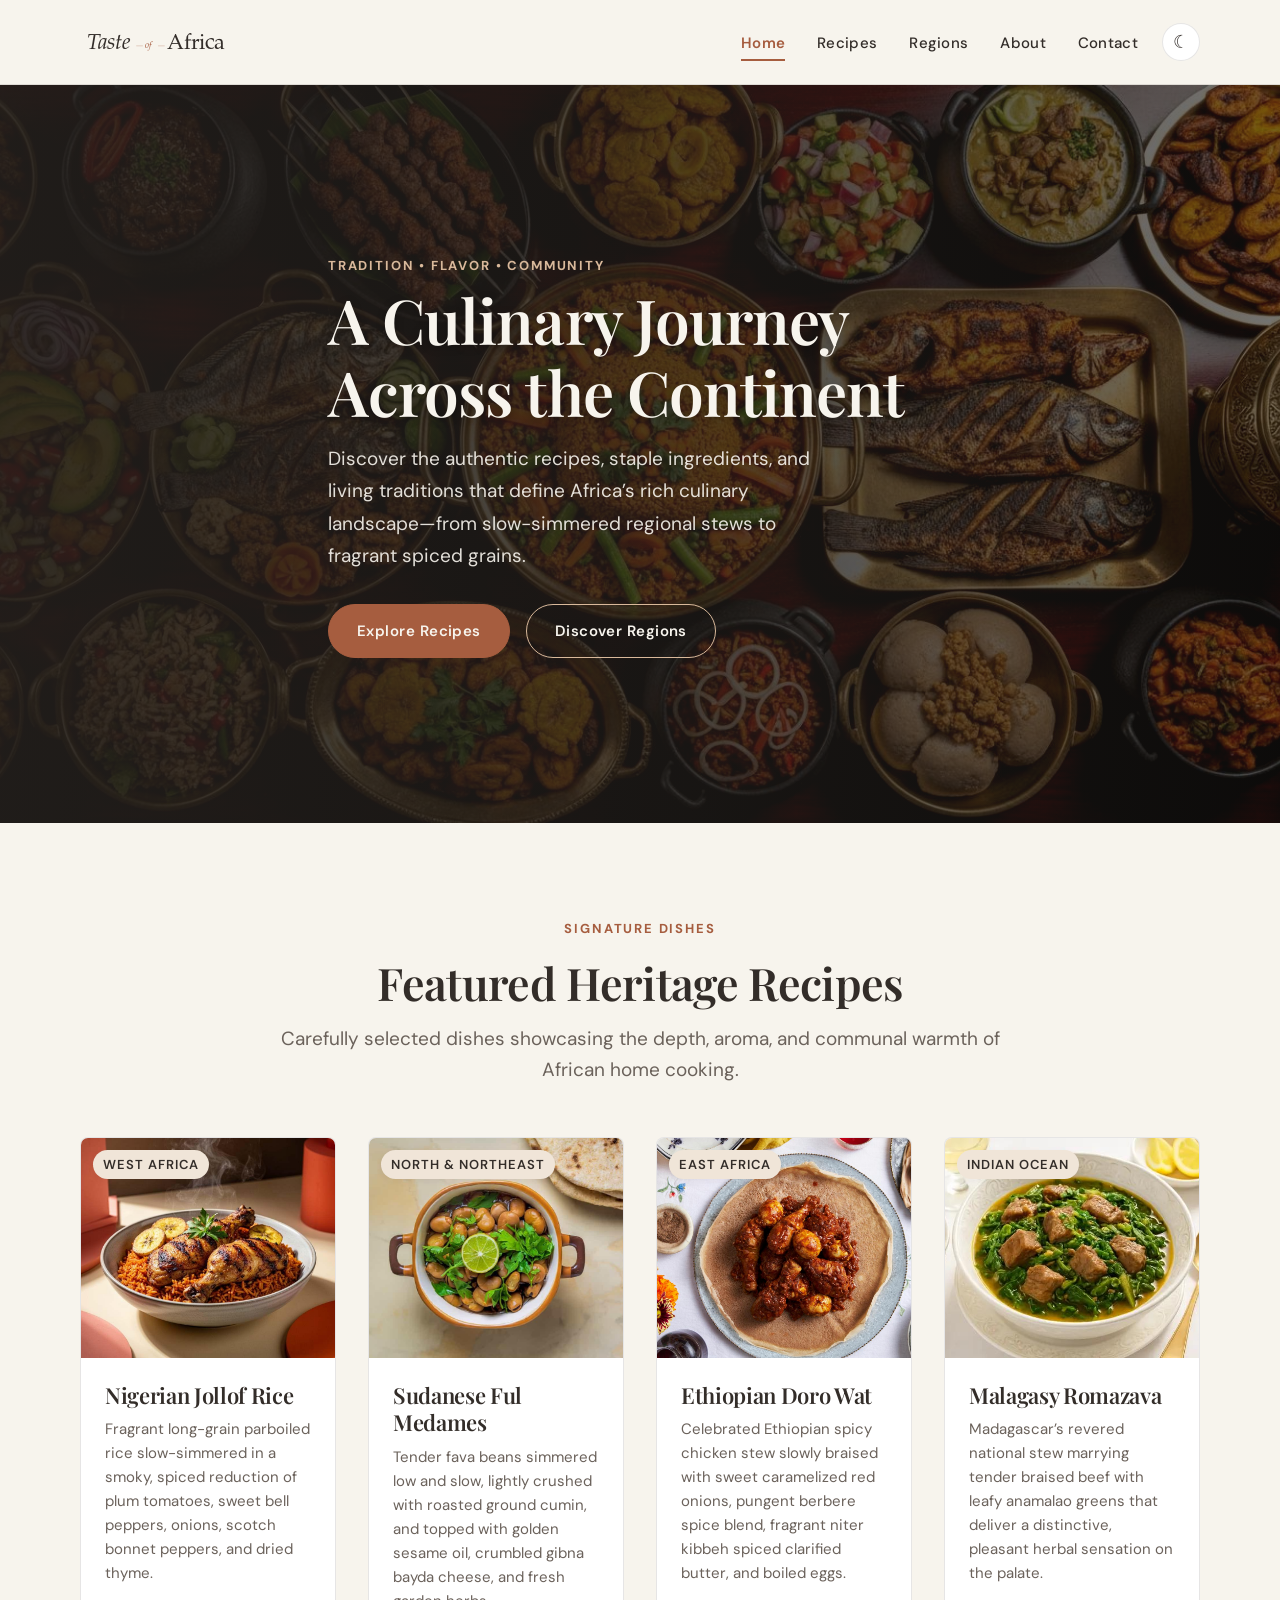
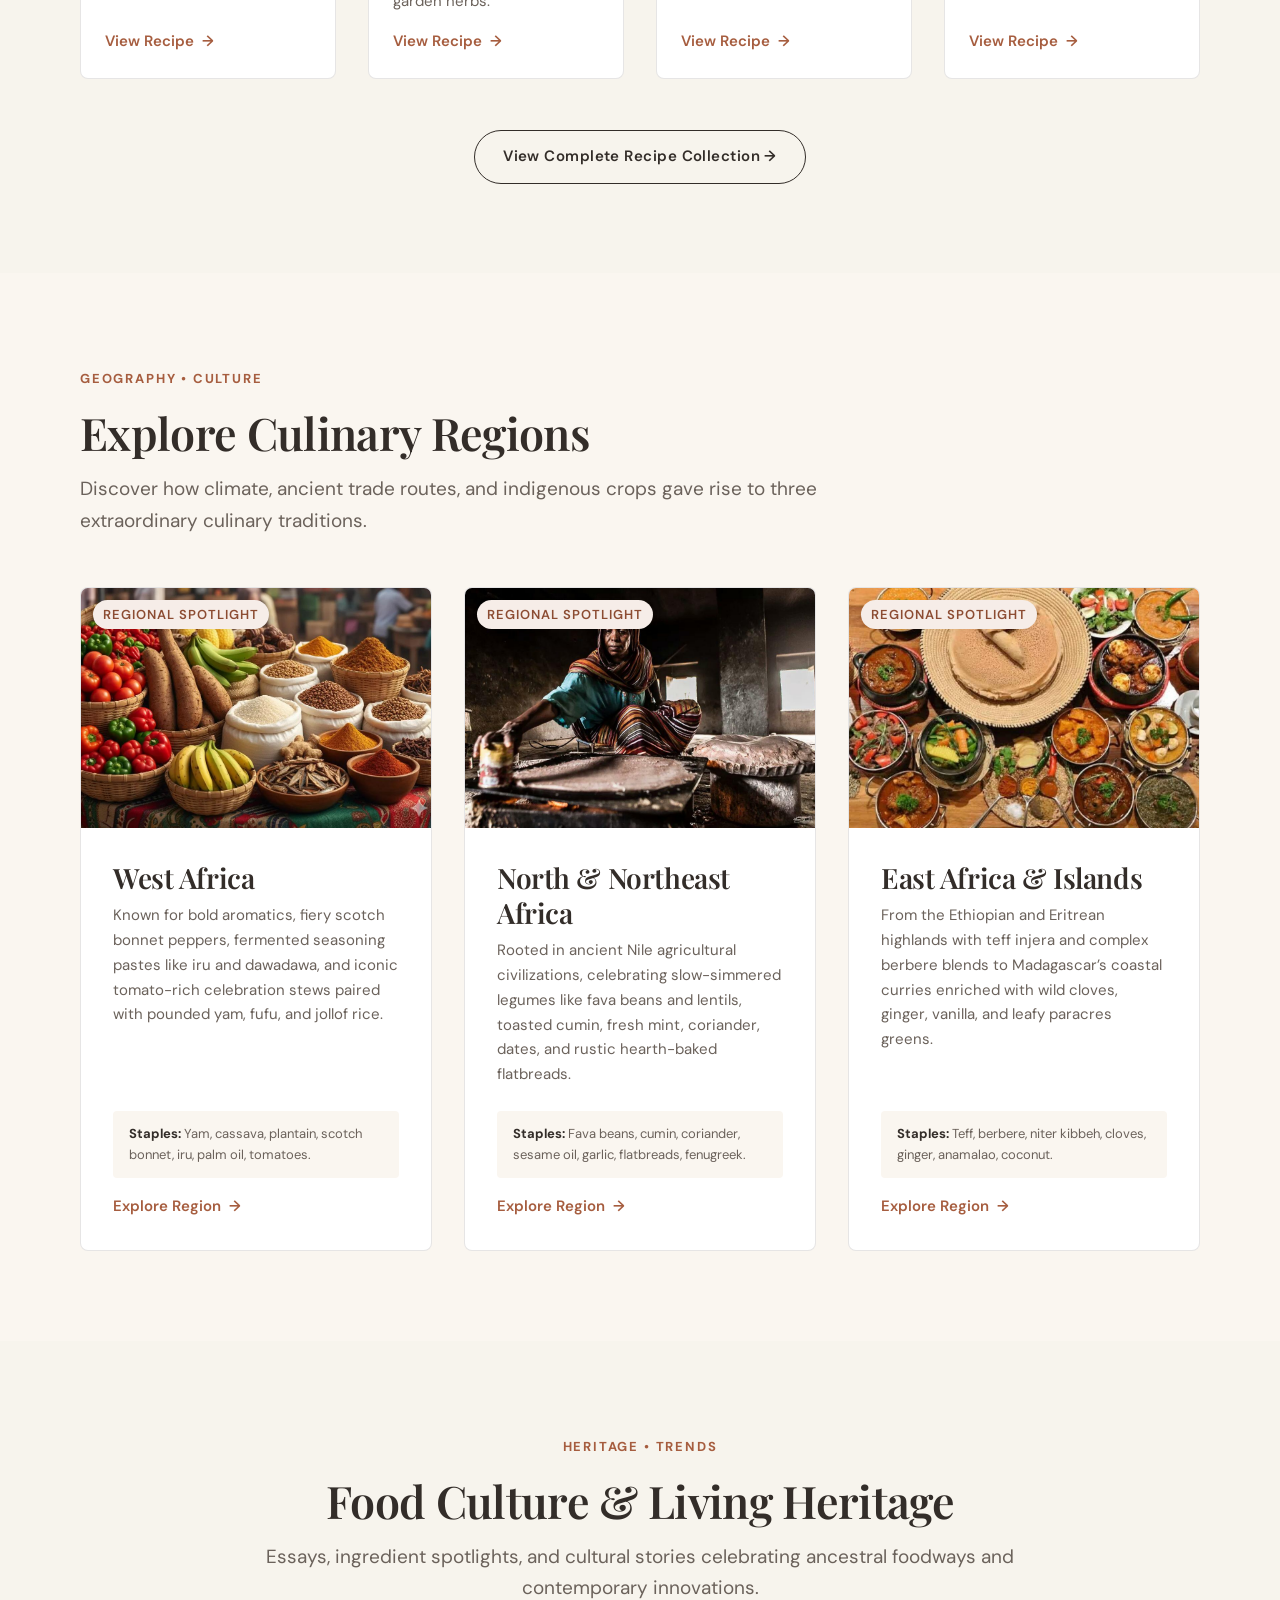
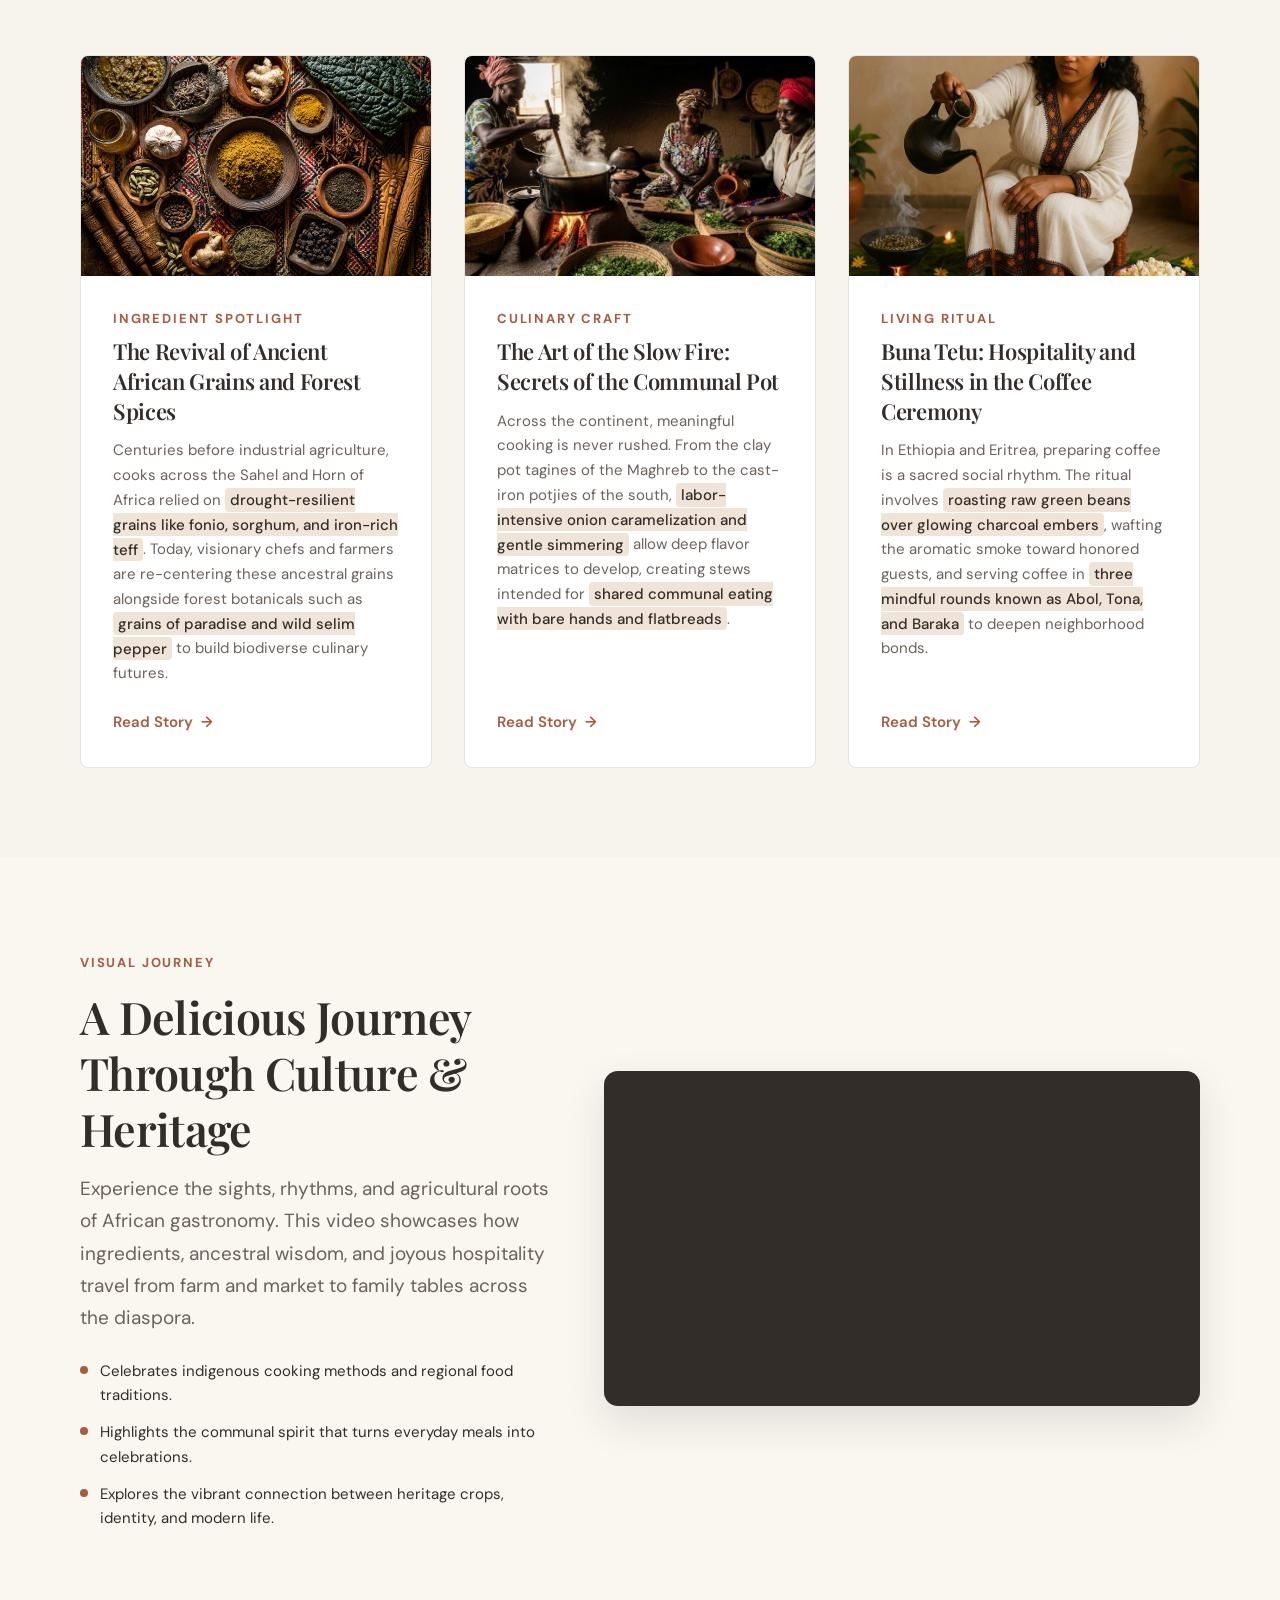
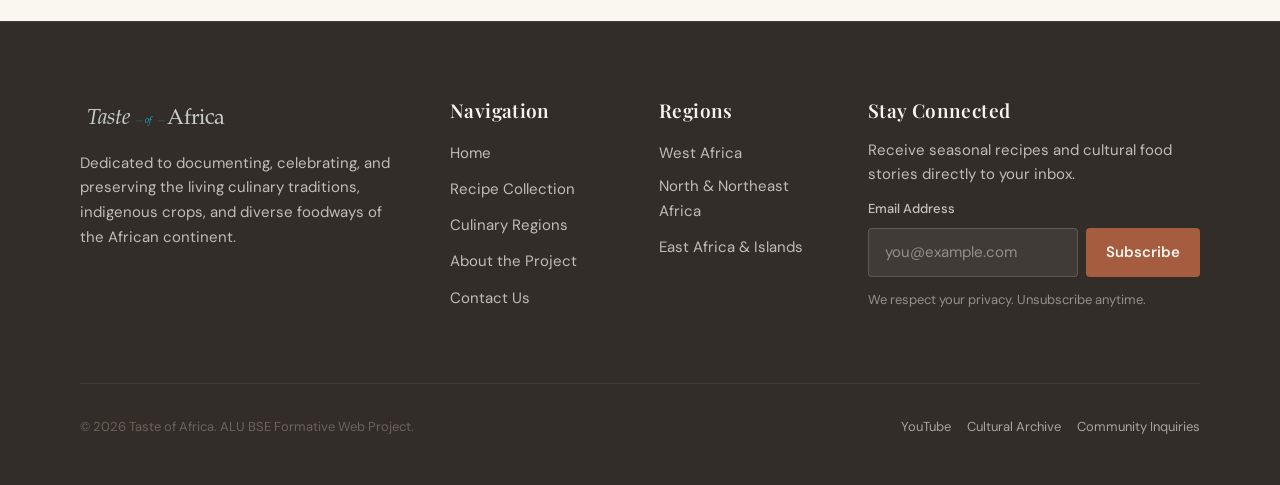
<file: index.html>
<!DOCTYPE html>
<html lang="en">
<head>
  <meta charset="UTF-8">
  <meta name="viewport" content="width=device-width, initial-scale=1.0">
  <meta name="description" content="Taste of Africa celebrates the vibrant food cultures, signature recipes, and living culinary heritage across West, North, East Africa and the Indian Ocean Islands.">
  <title>Taste of Africa — Culinary Heritage &amp; Authentic Recipes</title>

  <!-- Google Fonts: Playfair Display (Headings) & DM Sans (Body) -->
  <link rel="preconnect" href="https://fonts.googleapis.com">
  <link rel="preconnect" href="https://fonts.gstatic.com" crossorigin>
  <link href="https://fonts.googleapis.com/css2?family=DM+Sans:ital,opsz,wght@0,9..40,400..700;1,9..40,400..700&family=Playfair+Display:ital,wght@0,500..800;1,500..800&display=swap" rel="stylesheet">

  <!-- Shared Stylesheet -->
  <link rel="stylesheet" href="css/styles.css">

  <!-- Shared JavaScript (deferred for performance) -->
  <script src="js/script.js" defer></script>
</head>
<body>
  <!-- Keyboard Accessible Skip Navigation Link -->
  <a href="#main-content" class="skip-link">Skip to main content</a>

  <!-- Site Header -->
  <header class="site-header">
    <div class="container header-inner">
      <a href="index.html" class="brand" aria-label="Taste of Africa Home">
        <img src="assets/icons/logo.svg" alt="Taste of Africa" class="brand-logo" width="180" height="42">
      </a>

      <nav id="primary-nav" class="primary-nav" aria-label="Main Navigation">
        <ul class="nav-menu">
          <li><a href="index.html" class="nav-link active" aria-current="page">Home</a></li>
          <li><a href="pages/recipes/index.html" class="nav-link">Recipes</a></li>
          <li><a href="#regions" class="nav-link">Regions</a></li>
          <li><a href="pages/about.html" class="nav-link">About</a></li>
          <li><a href="pages/contact.html" class="nav-link">Contact</a></li>
        </ul>
      </nav>

      <div class="header-controls">
        <button type="button" class="theme-toggle" id="theme-toggle" aria-label="Switch to dark theme" title="Toggle theme">
          <span class="theme-toggle-icon" aria-hidden="true">&#9790;</span>
        </button>

        <button type="button" class="nav-toggle" aria-expanded="false" aria-controls="primary-nav" aria-label="Toggle navigation menu">
          <span class="nav-toggle-bar"></span>
          <span class="nav-toggle-bar"></span>
          <span class="nav-toggle-bar"></span>
        </button>
      </div>
    </div>
  </header>

  <!-- Main Landmark -->
  <main id="main-content" class="site-main">

    <!-- Hero Section -->
    <section class="hero" aria-labelledby="hero-title">
      <div class="hero-background">
        <img src="assets/images/hero-african-cuisine.jpg" alt="Richly spread table showcasing authentic African dishes, stews, grains, and flatbreads">
      </div>
      <div class="hero-overlay"></div>
      <div class="container hero-content">
        <span class="eyebrow">Tradition &bull; Flavor &bull; Community</span>
        <h1 id="hero-title">A Culinary Journey Across the Continent</h1>
        <p>
          Discover the authentic recipes, staple ingredients, and living traditions that define Africa’s rich culinary landscape—from slow-simmered regional stews to fragrant spiced grains.
        </p>
        <div class="hero-actions">
          <a href="pages/recipes/index.html" class="btn btn-primary">Explore Recipes</a>
          <a href="#regions" class="btn btn-outline-sand">Discover Regions</a>
        </div>
      </div>
    </section>

    <!-- Featured Dishes Section -->
    <section class="section" id="featured-dishes" aria-labelledby="featured-dishes-title">
      <div class="container">
        <div class="section-header text-center">
          <span class="eyebrow">Signature Dishes</span>
          <h2 id="featured-dishes-title">Featured Heritage Recipes</h2>
          <p>Carefully selected dishes showcasing the depth, aroma, and communal warmth of African home cooking.</p>
        </div>

        <div class="grid-4">
          <!-- Dish 1: Nigerian Jollof Rice -->
          <article class="card featured-dish-card">
            <figure>
              <div class="featured-dish-image-wrapper">
                <span class="badge badge-sand dish-origin-badge">West Africa</span>
                <img src="assets/images/jollof-rice.jpg" alt="Nigerian Jollof Rice served with seasoned vegetables and rich tomato reduction" loading="lazy">
              </div>
              <figcaption>
                <h3><a href="pages/recipes/jollof-rice.html">Nigerian Jollof Rice</a></h3>
                <p>Fragrant long-grain parboiled rice slow-simmered in a smoky, spiced reduction of plum tomatoes, sweet bell peppers, onions, scotch bonnet peppers, and dried thyme.</p>
                <a href="pages/recipes/jollof-rice.html" class="btn-link" aria-label="View Nigerian Jollof Rice recipe">View Recipe</a>
              </figcaption>
            </figure>
          </article>

          <!-- Dish 2: Sudanese Ful Medames -->
          <article class="card featured-dish-card">
            <figure>
              <div class="featured-dish-image-wrapper">
                <span class="badge badge-sand dish-origin-badge">North &amp; Northeast</span>
                <img src="assets/images/ful-medames.jpg" alt="Sudanese Ful Medames gently mashed fava beans garnished with boiled eggs, olive oil, and herbs" loading="lazy">
              </div>
              <figcaption>
                <h3><a href="pages/recipes/ful-medames.html">Sudanese Ful Medames</a></h3>
                <p>Tender fava beans simmered low and slow, lightly crushed with roasted ground cumin, and topped with golden sesame oil, crumbled gibna bayda cheese, and fresh garden herbs.</p>
                <a href="pages/recipes/ful-medames.html" class="btn-link" aria-label="View Sudanese Ful Medames recipe">View Recipe</a>
              </figcaption>
            </figure>
          </article>

          <!-- Dish 3: Ethiopian Doro Wat -->
          <article class="card featured-dish-card">
            <figure>
              <div class="featured-dish-image-wrapper">
                <span class="badge badge-sand dish-origin-badge">East Africa</span>
                <img src="assets/images/doro-wat.jpg" alt="Richly colored Ethiopian Doro Wat chicken stew with hard-boiled eggs in dark berbere sauce" loading="lazy">
              </div>
              <figcaption>
                <h3><a href="pages/recipes/doro-wat.html">Ethiopian Doro Wat</a></h3>
                <p>Celebrated Ethiopian spicy chicken stew slowly braised with sweet caramelized red onions, pungent berbere spice blend, fragrant niter kibbeh spiced clarified butter, and boiled eggs.</p>
                <a href="pages/recipes/doro-wat.html" class="btn-link" aria-label="View Ethiopian Doro Wat recipe">View Recipe</a>
              </figcaption>
            </figure>
          </article>

          <!-- Dish 4: Malagasy Romazava -->
          <article class="card featured-dish-card">
            <figure>
              <div class="featured-dish-image-wrapper">
                <span class="badge badge-sand dish-origin-badge">Indian Ocean</span>
                <img src="assets/images/romazava.jpg" alt="Malagasy Romazava beef and leafy green broth stew with indigenous herbs" loading="lazy">
              </div>
              <figcaption>
                <h3><a href="pages/recipes/romazava.html">Malagasy Romazava</a></h3>
                <p>Madagascar’s revered national stew marrying tender braised beef with leafy anamalao greens that deliver a distinctive, pleasant herbal sensation on the palate.</p>
                <a href="pages/recipes/romazava.html" class="btn-link" aria-label="View Malagasy Romazava recipe">View Recipe</a>
              </figcaption>
            </figure>
          </article>
        </div>

        <div class="featured-dishes-cta">
          <a href="pages/recipes/index.html" class="btn btn-secondary">View Complete Recipe Collection &rarr;</a>
        </div>
      </div>
    </section>

    <!-- Culinary Regions Section -->
    <section class="section section-warm" id="regions" aria-labelledby="regions-title">
      <div class="container">
        <div class="section-header">
          <span class="eyebrow">Geography &bull; Culture</span>
          <h2 id="regions-title">Explore Culinary Regions</h2>
          <p>Discover how climate, ancient trade routes, and indigenous crops gave rise to three extraordinary culinary traditions.</p>
        </div>

        <div class="grid-3">
          <!-- Region 1: West Africa -->
          <article class="region-card">
            <div class="region-card-image">
              <img src="assets/images/west-africa.jpg" alt="Vibrant bustling West African open-air spice and food market" loading="lazy">
            </div>
            <div class="region-card-content">
              <span class="badge badge-terracotta dish-origin-badge">Regional Spotlight</span>
              <h3>West Africa</h3>
              <p>Known for bold aromatics, fiery scotch bonnet peppers, fermented seasoning pastes like iru and dawadawa, and iconic tomato-rich celebration stews paired with pounded yam, fufu, and jollof rice.</p>
              <div class="region-staples">
                <strong>Staples:</strong> Yam, cassava, plantain, scotch bonnet, iru, palm oil, tomatoes.
              </div>
              <a href="pages/regions/west-africa.html" class="btn-link" aria-label="Explore West Africa culinary region">Explore Region</a>
            </div>
          </article>

          <!-- Region 2: North & Northeast Africa -->
          <article class="region-card">
            <div class="region-card-image">
              <img src="assets/images/north-northeast-africa.jpg" alt="Traditional clay tagines and aromatic roasted spices from North and Northeast Africa" loading="lazy">
            </div>
            <div class="region-card-content">
              <span class="badge badge-terracotta dish-origin-badge">Regional Spotlight</span>
              <h3>North &amp; Northeast Africa</h3>
              <p>Rooted in ancient Nile agricultural civilizations, celebrating slow-simmered legumes like fava beans and lentils, toasted cumin, fresh mint, coriander, dates, and rustic hearth-baked flatbreads.</p>
              <div class="region-staples">
                <strong>Staples:</strong> Fava beans, cumin, coriander, sesame oil, garlic, flatbreads, fenugreek.
              </div>
              <a href="pages/regions/north-northeast-africa.html" class="btn-link" aria-label="Explore North and Northeast Africa culinary region">Explore Region</a>
            </div>
          </article>

          <!-- Region 3: East Africa & Indian Ocean Islands -->
          <article class="region-card">
            <div class="region-card-image">
              <img src="assets/images/east-africa-islands.jpg" alt="Richly spiced communal platters and coffee beans from East Africa and the Indian Ocean" loading="lazy">
            </div>
            <div class="region-card-content">
              <span class="badge badge-terracotta dish-origin-badge">Regional Spotlight</span>
              <h3>East Africa &amp; Islands</h3>
              <p>From the Ethiopian and Eritrean highlands with teff injera and complex berbere blends to Madagascar’s coastal curries enriched with wild cloves, ginger, vanilla, and leafy paracres greens.</p>
              <div class="region-staples">
                <strong>Staples:</strong> Teff, berbere, niter kibbeh, cloves, ginger, anamalao, coconut.
              </div>
              <a href="pages/regions/east-africa-islands.html" class="btn-link" aria-label="Explore East Africa and Indian Ocean Islands culinary region">Explore Region</a>
            </div>
          </article>
        </div>
      </div>
    </section>

    <!-- Editorial / Food Culture Section -->
    <section class="section" id="food-culture" aria-labelledby="editorial-title">
      <div class="container">
        <div class="section-header text-center">
          <span class="eyebrow">Heritage &bull; Trends</span>
          <h2 id="editorial-title">Food Culture &amp; Living Heritage</h2>
          <p>Essays, ingredient spotlights, and cultural stories celebrating ancestral foodways and contemporary innovations.</p>
        </div>

        <div class="grid-3">
          <!-- Editorial 1: Ancient Grains and Spices -->
          <article class="editorial-card">
            <div class="editorial-card-image">
              <img src="assets/images/african-spices.jpg" alt="Bowls of whole colorful spices, dried chilis, seeds, and ground aromatics" loading="lazy">
            </div>
            <div class="editorial-card-body">
              <span class="eyebrow">Ingredient Spotlight</span>
              <h3>The Revival of Ancient African Grains and Forest Spices</h3>
              <p>
                Centuries before industrial agriculture, cooks across the Sahel and Horn of Africa relied on <mark>drought-resilient grains like fonio, sorghum, and iron-rich teff</mark>. Today, visionary chefs and farmers are re-centering these ancestral grains alongside forest botanicals such as <mark>grains of paradise and wild selim pepper</mark> to build biodiverse culinary futures.
              </p>
              <a href="pages/about.html" class="btn-link" aria-label="Read more about ancient grains and African spice traditions">Read Story</a>
            </div>
          </article>

          <!-- Editorial 2: Communal Pots and Slow Simmering -->
          <article class="editorial-card">
            <div class="editorial-card-image">
              <img src="assets/images/food-preparation.jpg" alt="Traditional cook preparing aromatic ingredients and simmering stews in an artisanal pot" loading="lazy">
            </div>
            <div class="editorial-card-body">
              <span class="eyebrow">Culinary Craft</span>
              <h3>The Art of the Slow Fire: Secrets of the Communal Pot</h3>
              <p>
                Across the continent, meaningful cooking is never rushed. From the clay pot tagines of the Maghreb to the cast-iron potjies of the south, <mark>labor-intensive onion caramelization and gentle simmering</mark> allow deep flavor matrices to develop, creating stews intended for <mark>shared communal eating with bare hands and flatbreads</mark>.
              </p>
              <a href="pages/about.html" class="btn-link" aria-label="Read more about communal cooking and traditional slow fire methods">Read Story</a>
            </div>
          </article>

          <!-- Editorial 3: Ethiopian Coffee Ritual -->
          <article class="editorial-card">
            <div class="editorial-card-image">
              <img src="assets/images/coffee-ceremony.jpg" alt="Traditional Ethiopian coffee ceremony setup with clay jebena pot, smoking incense, and small cups" loading="lazy">
            </div>
            <div class="editorial-card-body">
              <span class="eyebrow">Living Ritual</span>
              <h3>Buna Tetu: Hospitality and Stillness in the Coffee Ceremony</h3>
              <p>
                In Ethiopia and Eritrea, preparing coffee is a sacred social rhythm. The ritual involves <mark>roasting raw green beans over glowing charcoal embers</mark>, wafting the aromatic smoke toward honored guests, and serving coffee in <mark>three mindful rounds known as Abol, Tona, and Baraka</mark> to deepen neighborhood bonds.
              </p>
              <a href="pages/about.html" class="btn-link" aria-label="Read more about the Ethiopian Buna Tetu coffee ceremony">Read Story</a>
            </div>
          </article>
        </div>
      </div>
    </section>

    <!-- Introduction Video Section -->
    <section class="section section-warm" id="video-feature" aria-labelledby="video-title">
      <div class="container">
        <div class="video-section-inner">
          <div class="video-section-text">
            <span class="eyebrow">Visual Journey</span>
            <h2 id="video-title">A Delicious Journey Through Culture &amp; Heritage</h2>
            <p>
              Experience the sights, rhythms, and agricultural roots of African gastronomy. This video showcases how ingredients, ancestral wisdom, and joyous hospitality travel from farm and market to family tables across the diaspora.
            </p>
            <div class="video-highlights">
              <div class="video-highlight-item">
                <span class="video-highlight-bullet"></span>
                <span>Celebrates indigenous cooking methods and regional food traditions.</span>
              </div>
              <div class="video-highlight-item">
                <span class="video-highlight-bullet"></span>
                <span>Highlights the communal spirit that turns everyday meals into celebrations.</span>
              </div>
              <div class="video-highlight-item">
                <span class="video-highlight-bullet"></span>
                <span>Explores the vibrant connection between heritage crops, identity, and modern life.</span>
              </div>
            </div>
          </div>

          <!-- YouTube Embed Container -->
          <div class="video-wrapper">
            <iframe 
              src="https://www.youtube.com/embed/mtSvFqyOfNk" 
              title="African Food: A Delicious Journey Through Culture &amp; Heritage"
              allow="accelerometer; autoplay; clipboard-write; encrypted-media; gyroscope; picture-in-picture; web-share" 
              referrerpolicy="strict-origin-when-cross-origin" 
              allowfullscreen
              loading="lazy">
            </iframe>
          </div>
        </div>
      </div>
    </section>

  </main>

  <!-- Site Footer -->
  <footer class="site-footer">
    <div class="container">
      <div class="footer-grid">
        <!-- Brand Summary Column -->
        <div class="footer-brand">
          <a href="index.html" class="brand" aria-label="Taste of Africa Home">
            <img src="assets/icons/logo.svg" alt="Taste of Africa" class="brand-logo" width="160" height="38">
          </a>
          <p>
            Dedicated to documenting, celebrating, and preserving the living culinary traditions, indigenous crops, and diverse foodways of the African continent.
          </p>
        </div>

        <!-- Quick Links Navigation Column -->
        <div class="footer-col">
          <h4 class="footer-heading">Navigation</h4>
          <ul class="footer-links">
            <li><a href="index.html">Home</a></li>
            <li><a href="pages/recipes/index.html">Recipe Collection</a></li>
            <li><a href="#regions">Culinary Regions</a></li>
            <li><a href="pages/about.html">About the Project</a></li>
            <li><a href="pages/contact.html">Contact Us</a></li>
          </ul>
        </div>

        <!-- Regional Guides Column -->
        <div class="footer-col">
          <h4 class="footer-heading">Regions</h4>
          <ul class="footer-links">
            <li><a href="pages/regions/west-africa.html">West Africa</a></li>
            <li><a href="pages/regions/north-northeast-africa.html">North &amp; Northeast Africa</a></li>
            <li><a href="pages/regions/east-africa-islands.html">East Africa &amp; Islands</a></li>
          </ul>
        </div>

        <!-- Newsletter Column -->
        <div class="footer-col">
          <h4 class="footer-heading">Stay Connected</h4>
          <p class="footer-description">Receive seasonal recipes and cultural food stories directly to your inbox.</p>
          <form class="newsletter-form" action="#" method="post" onsubmit="event.preventDefault(); alert('Thank you for subscribing to Taste of Africa newsletter!'); this.reset();">
            <label for="newsletter-email">Email Address</label>
            <div class="newsletter-input-group">
              <input type="email" id="newsletter-email" name="email" class="newsletter-input" placeholder="you@example.com" required>
              <button type="submit" class="newsletter-button">Subscribe</button>
            </div>
            <span class="newsletter-note">We respect your privacy. Unsubscribe anytime.</span>
          </form>
        </div>
      </div>

      <!-- Footer Bottom Bar -->
      <div class="footer-bottom">
        <p>&copy; 2026 Taste of Africa. ALU BSE Formative Web Project.</p>
        <div class="social-links" aria-label="Social Media and Reference Links">
          <a href="https://www.youtube.com/@BestEverFoodReviewShow" class="social-link" target="_blank" rel="noopener noreferrer">YouTube</a>
          <a href="pages/about.html" class="social-link">Cultural Archive</a>
          <a href="pages/contact.html" class="social-link">Community Inquiries</a>
        </div>
      </div>
    </div>
  </footer>
</body>
</html>
</file>
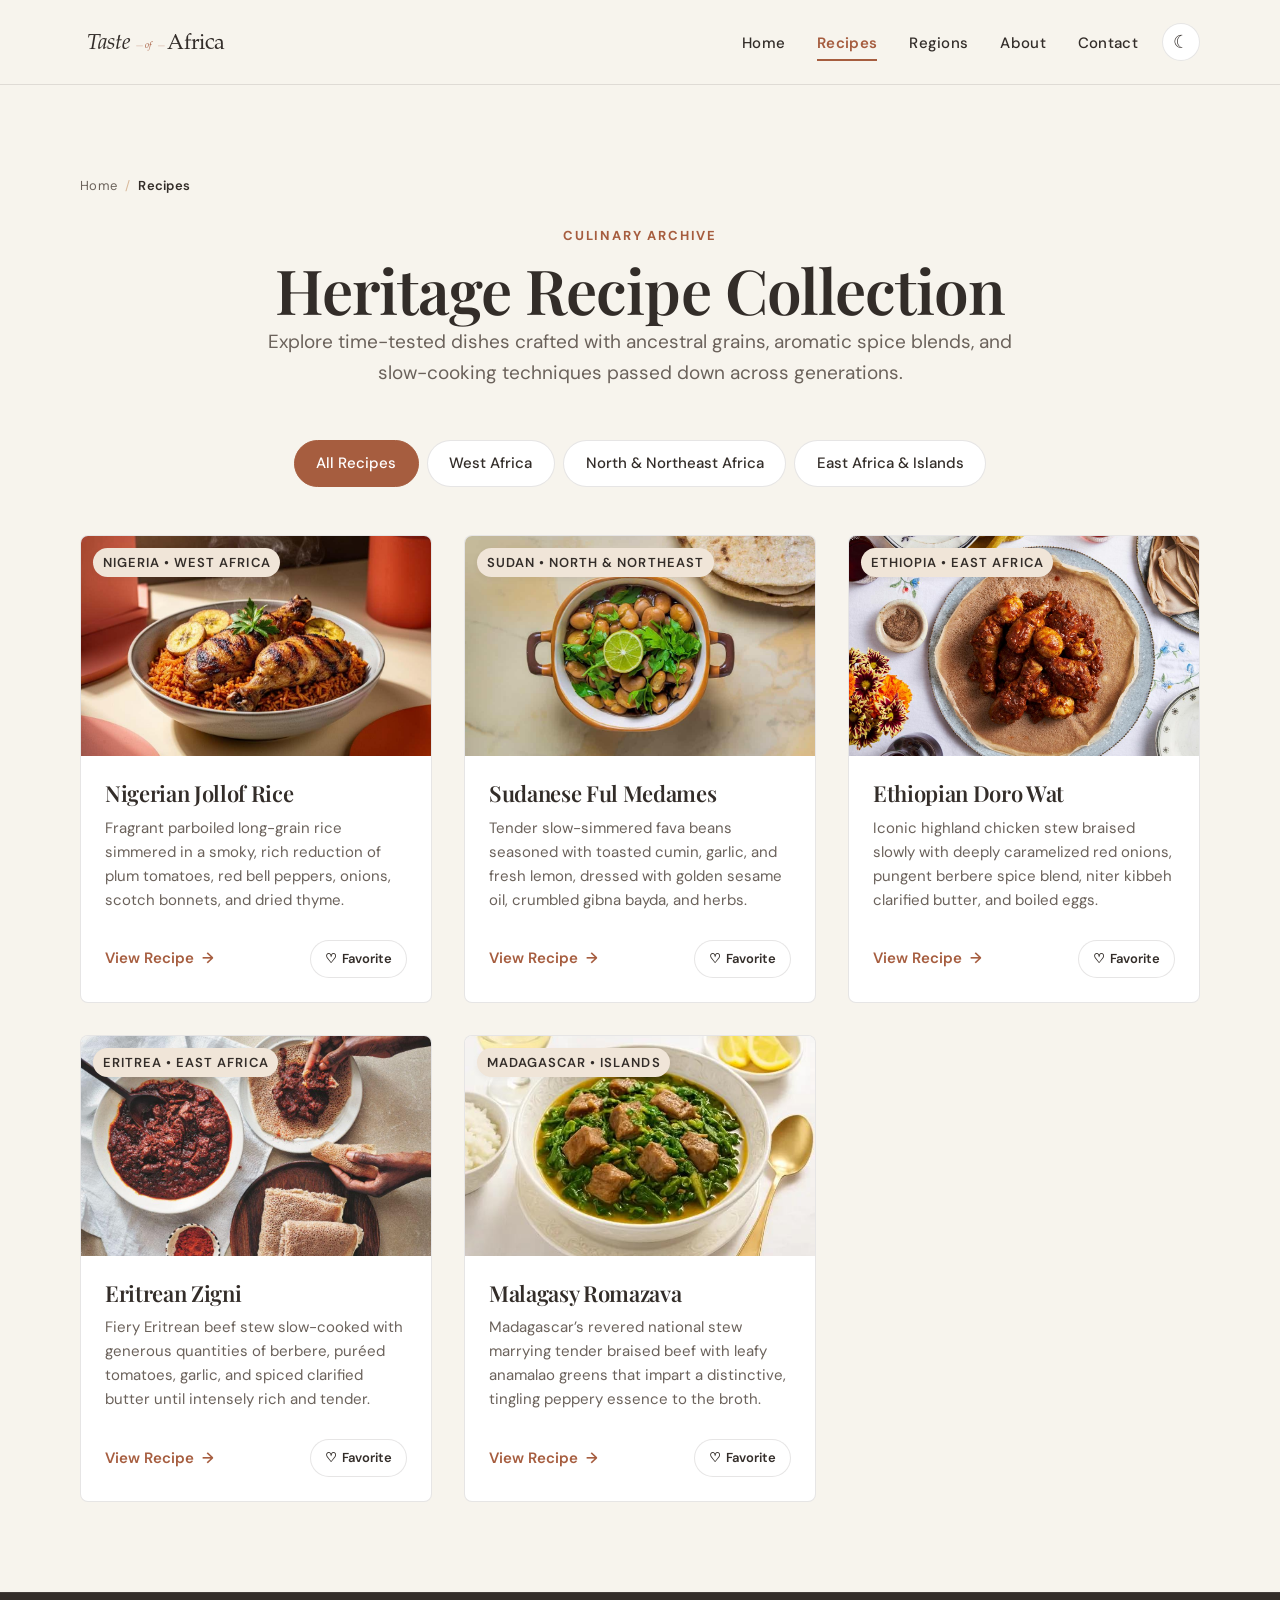
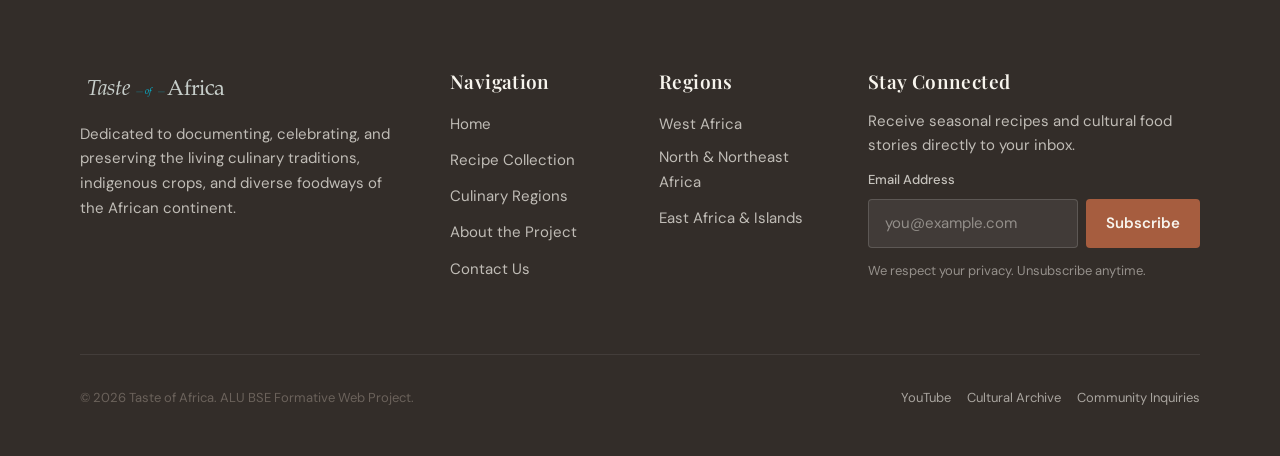
<file: pages/recipes/index.html>
<!DOCTYPE html>
<html lang="en">
<head>
  <meta charset="UTF-8">
  <meta name="viewport" content="width=device-width, initial-scale=1.0">
  <meta name="description" content="Explore our curated collection of authentic African heritage recipes, from celebratory jollof rice to slow-simmered regional stews and legume staples.">
  <title>Recipe Collection — Taste of Africa</title>

  <!-- Google Fonts: Playfair Display & DM Sans -->
  <link rel="preconnect" href="https://fonts.googleapis.com">
  <link rel="preconnect" href="https://fonts.gstatic.com" crossorigin>
  <link href="https://fonts.googleapis.com/css2?family=DM+Sans:ital,opsz,wght@0,9..40,400..700;1,9..40,400..700&family=Playfair+Display:ital,wght@0,500..800;1,500..800&display=swap" rel="stylesheet">

  <link rel="stylesheet" href="../../css/styles.css">
  <script src="../../js/script.js" defer></script>
</head>
<body>
  <a href="#main-content" class="skip-link">Skip to main content</a>

  <!-- Site Header -->
  <header class="site-header">
    <div class="container header-inner">
      <a href="../../index.html" class="brand" aria-label="Taste of Africa Home">
        <img src="../../assets/icons/logo.svg" alt="Taste of Africa" class="brand-logo" width="180" height="42">
      </a>

      <nav id="primary-nav" class="primary-nav" aria-label="Main Navigation">
        <ul class="nav-menu">
          <li><a href="../../index.html" class="nav-link">Home</a></li>
          <li><a href="index.html" class="nav-link active" aria-current="page">Recipes</a></li>
          <li><a href="../regions/west-africa.html" class="nav-link">Regions</a></li>
          <li><a href="../about.html" class="nav-link">About</a></li>
          <li><a href="../contact.html" class="nav-link">Contact</a></li>
        </ul>
      </nav>

      <div class="header-controls">
        <button type="button" class="theme-toggle" id="theme-toggle" aria-label="Switch to dark theme" title="Toggle theme">
          <span class="theme-toggle-icon" aria-hidden="true">&#9790;</span>
        </button>

        <button type="button" class="nav-toggle" aria-expanded="false" aria-controls="primary-nav" aria-label="Toggle navigation menu">
          <span class="nav-toggle-bar"></span>
          <span class="nav-toggle-bar"></span>
          <span class="nav-toggle-bar"></span>
        </button>
      </div>
    </div>
  </header>

  <main id="main-content" class="site-main">
    <section class="section">
      <div class="container">
        
        <!-- Breadcrumbs Navigation -->
        <nav class="breadcrumbs" aria-label="Breadcrumb">
          <a href="../../index.html">Home</a>
          <span class="breadcrumbs-separator">/</span>
          <span aria-current="page">Recipes</span>
        </nav>

        <div class="section-header text-center">
          <span class="eyebrow">Culinary Archive</span>
          <h1>Heritage Recipe Collection</h1>
          <p>
            Explore time-tested dishes crafted with ancestral grains, aromatic spice blends, and slow-cooking techniques passed down across generations.
          </p>
        </div>

        <!-- Recipe Region Filter Controls -->
        <div class="filter-bar" role="region" aria-label="Filter recipes by region">
          <button type="button" class="filter-btn active" data-filter="all">All Recipes</button>
          <button type="button" class="filter-btn" data-filter="west-africa">West Africa</button>
          <button type="button" class="filter-btn" data-filter="north-northeast-africa">North &amp; Northeast Africa</button>
          <button type="button" class="filter-btn" data-filter="east-africa-islands">East Africa &amp; Islands</button>
        </div>

        <!-- Recipe Cards Grid -->
        <h2 class="sr-only">Featured Regional Dishes</h2>
        <div class="grid-3" id="recipe-grid">
          
          <!-- Recipe 1: Nigerian Jollof Rice -->
          <article class="card featured-dish-card" data-region="west-africa">
            <figure>
              <div class="featured-dish-image-wrapper">
                <span class="badge badge-sand dish-origin-badge">Nigeria &bull; West Africa</span>
                <img src="../../assets/images/jollof-rice.jpg" alt="Nigerian Jollof Rice served with seasoned vegetables and rich tomato reduction" loading="lazy">
              </div>
              <figcaption>
                <h3><a href="jollof-rice.html">Nigerian Jollof Rice</a></h3>
                <p>Fragrant parboiled long-grain rice simmered in a smoky, rich reduction of plum tomatoes, red bell peppers, onions, scotch bonnets, and dried thyme.</p>
                <div class="card-actions">
                  <a href="jollof-rice.html" class="btn-link" aria-label="View Nigerian Jollof Rice recipe">View Recipe</a>
                  <button type="button" class="btn-favorite" data-recipe-id="jollof-rice" aria-label="Add Nigerian Jollof Rice to favorites">
                    <span aria-hidden="true">&#9825;</span> Favorite
                  </button>
                </div>
              </figcaption>
            </figure>
          </article>

          <!-- Recipe 2: Sudanese Ful Medames -->
          <article class="card featured-dish-card" data-region="north-northeast-africa">
            <figure>
              <div class="featured-dish-image-wrapper">
                <span class="badge badge-sand dish-origin-badge">Sudan &bull; North &amp; Northeast</span>
                <img src="../../assets/images/ful-medames.jpg" alt="Sudanese Ful Medames mashed fava beans garnished with boiled eggs and herbs" loading="lazy">
              </div>
              <figcaption>
                <h3><a href="ful-medames.html">Sudanese Ful Medames</a></h3>
                <p>Tender slow-simmered fava beans seasoned with toasted cumin, garlic, and fresh lemon, dressed with golden sesame oil, crumbled gibna bayda, and herbs.</p>
                <div class="card-actions">
                  <a href="ful-medames.html" class="btn-link" aria-label="View Sudanese Ful Medames recipe">View Recipe</a>
                  <button type="button" class="btn-favorite" data-recipe-id="ful-medames" aria-label="Add Sudanese Ful Medames to favorites">
                    <span aria-hidden="true">&#9825;</span> Favorite
                  </button>
                </div>
              </figcaption>
            </figure>
          </article>

          <!-- Recipe 3: Ethiopian Doro Wat -->
          <article class="card featured-dish-card" data-region="east-africa-islands">
            <figure>
              <div class="featured-dish-image-wrapper">
                <span class="badge badge-sand dish-origin-badge">Ethiopia &bull; East Africa</span>
                <img src="../../assets/images/doro-wat.jpg" alt="Ethiopian Doro Wat spicy chicken stew served with hard-boiled eggs in dark berbere sauce" loading="lazy">
              </div>
              <figcaption>
                <h3><a href="doro-wat.html">Ethiopian Doro Wat</a></h3>
                <p>Iconic highland chicken stew braised slowly with deeply caramelized red onions, pungent berbere spice blend, niter kibbeh clarified butter, and boiled eggs.</p>
                <div class="card-actions">
                  <a href="doro-wat.html" class="btn-link" aria-label="View Ethiopian Doro Wat recipe">View Recipe</a>
                  <button type="button" class="btn-favorite" data-recipe-id="doro-wat" aria-label="Add Ethiopian Doro Wat to favorites">
                    <span aria-hidden="true">&#9825;</span> Favorite
                  </button>
                </div>
              </figcaption>
            </figure>
          </article>

          <!-- Recipe 4: Eritrean Zigni -->
          <article class="card featured-dish-card" data-region="east-africa-islands">
            <figure>
              <div class="featured-dish-image-wrapper">
                <span class="badge badge-sand dish-origin-badge">Eritrea &bull; East Africa</span>
                <img src="../../assets/images/zigni.jpg" alt="Eritrean Zigni beef stew simmering with rich berbere sauce and garlic" loading="lazy">
              </div>
              <figcaption>
                <h3><a href="zigni.html">Eritrean Zigni</a></h3>
                <p>Fiery Eritrean beef stew slow-cooked with generous quantities of berbere, puréed tomatoes, garlic, and spiced clarified butter until intensely rich and tender.</p>
                <div class="card-actions">
                  <a href="zigni.html" class="btn-link" aria-label="View Eritrean Zigni recipe">View Recipe</a>
                  <button type="button" class="btn-favorite" data-recipe-id="zigni" aria-label="Add Eritrean Zigni to favorites">
                    <span aria-hidden="true">&#9825;</span> Favorite
                  </button>
                </div>
              </figcaption>
            </figure>
          </article>

          <!-- Recipe 5: Malagasy Romazava -->
          <article class="card featured-dish-card" data-region="east-africa-islands">
            <figure>
              <div class="featured-dish-image-wrapper">
                <span class="badge badge-sand dish-origin-badge">Madagascar &bull; Islands</span>
                <img src="../../assets/images/romazava.jpg" alt="Malagasy Romazava traditional beef stew with anamalao greens" loading="lazy">
              </div>
              <figcaption>
                <h3><a href="romazava.html">Malagasy Romazava</a></h3>
                <p>Madagascar’s revered national stew marrying tender braised beef with leafy anamalao greens that impart a distinctive, tingling peppery essence to the broth.</p>
                <div class="card-actions">
                  <a href="romazava.html" class="btn-link" aria-label="View Malagasy Romazava recipe">View Recipe</a>
                  <button type="button" class="btn-favorite" data-recipe-id="romazava" aria-label="Add Malagasy Romazava to favorites">
                    <span aria-hidden="true">&#9825;</span> Favorite
                  </button>
                </div>
              </figcaption>
            </figure>
          </article>

        </div>
      </div>
    </section>
  </main>

  <!-- Site Footer -->
  <footer class="site-footer">
    <div class="container">
      <div class="footer-grid">
        <div class="footer-brand">
          <a href="../../index.html" class="brand" aria-label="Taste of Africa Home">
            <img src="../../assets/icons/logo.svg" alt="Taste of Africa" class="brand-logo" width="160" height="38">
          </a>
          <p>Dedicated to documenting, celebrating, and preserving the living culinary traditions, indigenous crops, and diverse foodways of the African continent.</p>
        </div>

        <div class="footer-col">
          <h4 class="footer-heading">Navigation</h4>
          <ul class="footer-links">
            <li><a href="../../index.html">Home</a></li>
            <li><a href="index.html">Recipe Collection</a></li>
            <li><a href="../regions/west-africa.html">Culinary Regions</a></li>
            <li><a href="../about.html">About the Project</a></li>
            <li><a href="../contact.html">Contact Us</a></li>
          </ul>
        </div>

        <div class="footer-col">
          <h4 class="footer-heading">Regions</h4>
          <ul class="footer-links">
            <li><a href="../regions/west-africa.html">West Africa</a></li>
            <li><a href="../regions/north-northeast-africa.html">North &amp; Northeast Africa</a></li>
            <li><a href="../regions/east-africa-islands.html">East Africa &amp; Islands</a></li>
          </ul>
        </div>

        <div class="footer-col">
          <h4 class="footer-heading">Stay Connected</h4>
          <p class="footer-description">Receive seasonal recipes and cultural food stories directly to your inbox.</p>
          <form class="newsletter-form" action="#" method="post" onsubmit="event.preventDefault(); alert('Thank you for subscribing to Taste of Africa newsletter!'); this.reset();">
            <label for="newsletter-email">Email Address</label>
            <div class="newsletter-input-group">
              <input type="email" id="newsletter-email" name="email" class="newsletter-input" placeholder="you@example.com" required>
              <button type="submit" class="newsletter-button">Subscribe</button>
            </div>
            <span class="newsletter-note">We respect your privacy. Unsubscribe anytime.</span>
          </form>
        </div>
      </div>

      <div class="footer-bottom">
        <p>&copy; 2026 Taste of Africa. ALU BSE Formative Web Project.</p>
        <div class="social-links" aria-label="Social Media and Reference Links">
          <a href="https://www.youtube.com/@BestEverFoodReviewShow" class="social-link" target="_blank" rel="noopener noreferrer">YouTube</a>
          <a href="../about.html" class="social-link">Cultural Archive</a>
          <a href="../contact.html" class="social-link">Community Inquiries</a>
        </div>
      </div>
    </div>
  </footer>
</body>
</html>
</file>
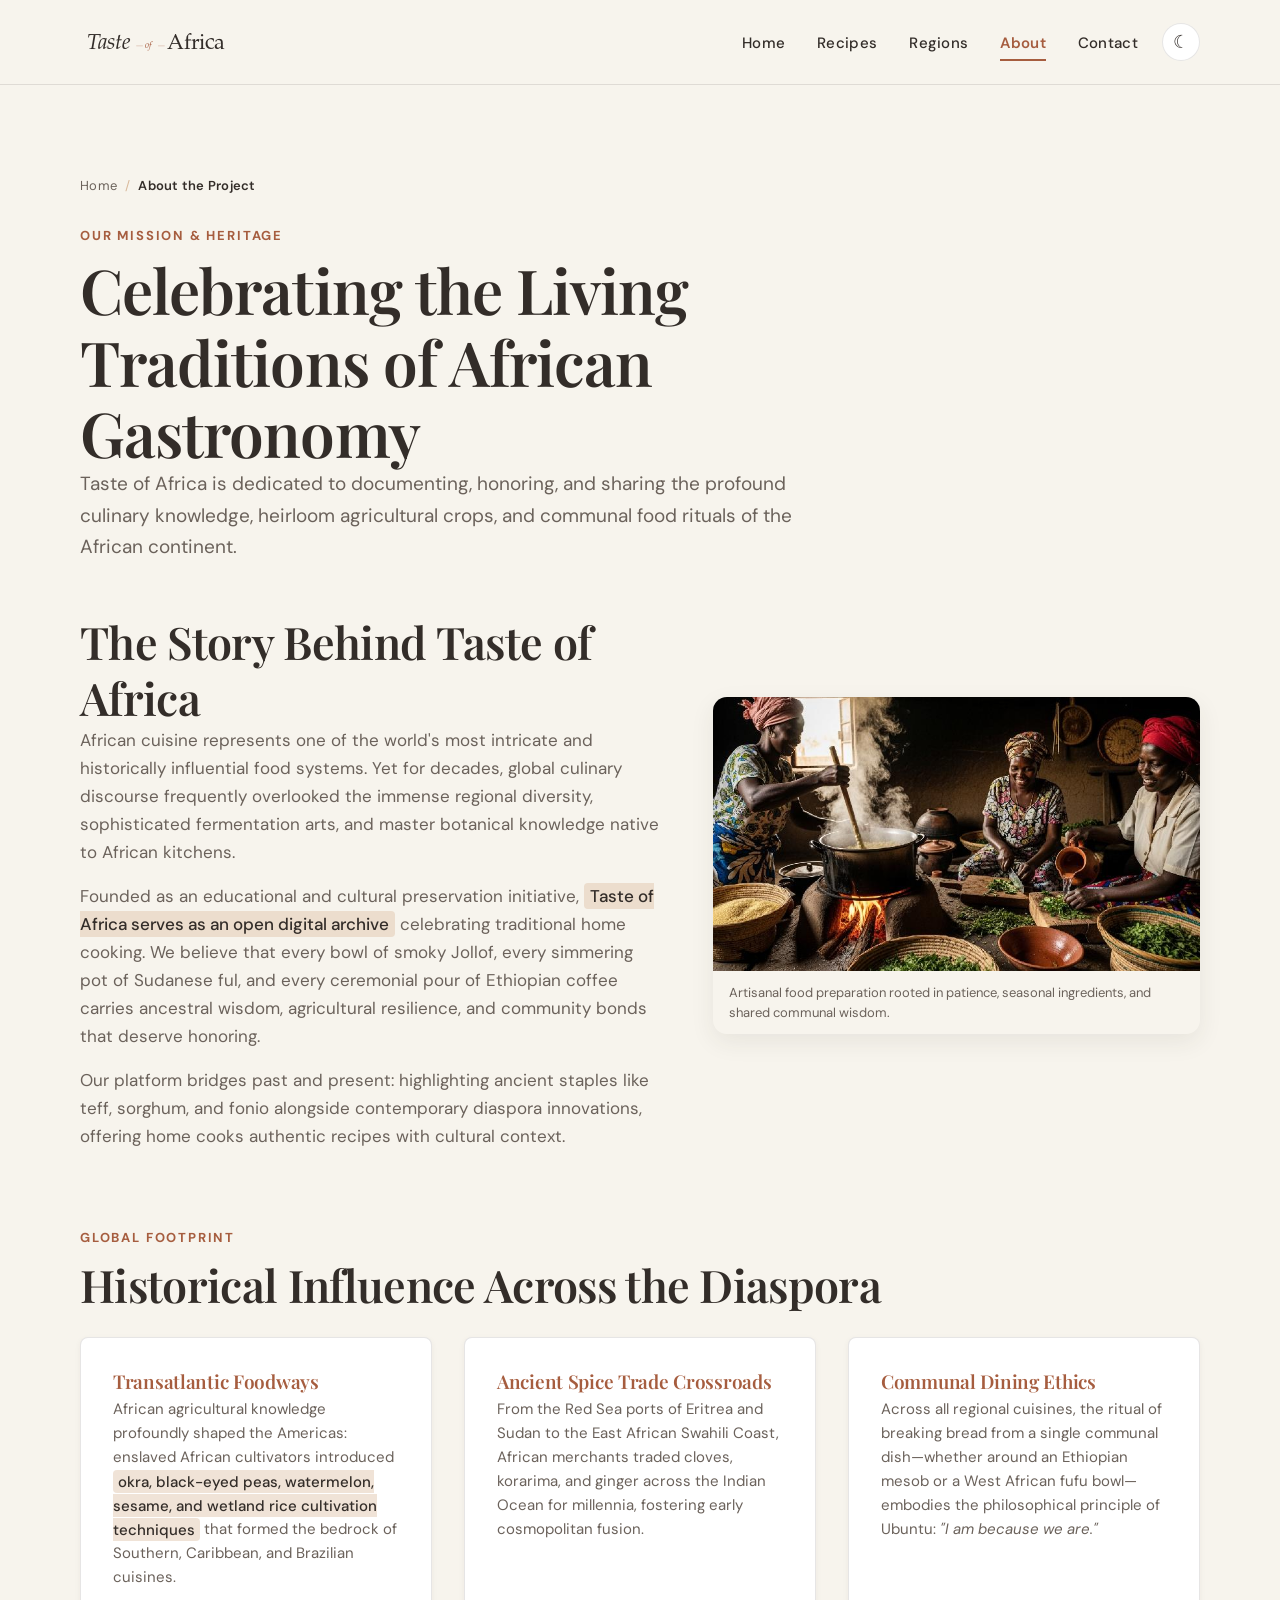
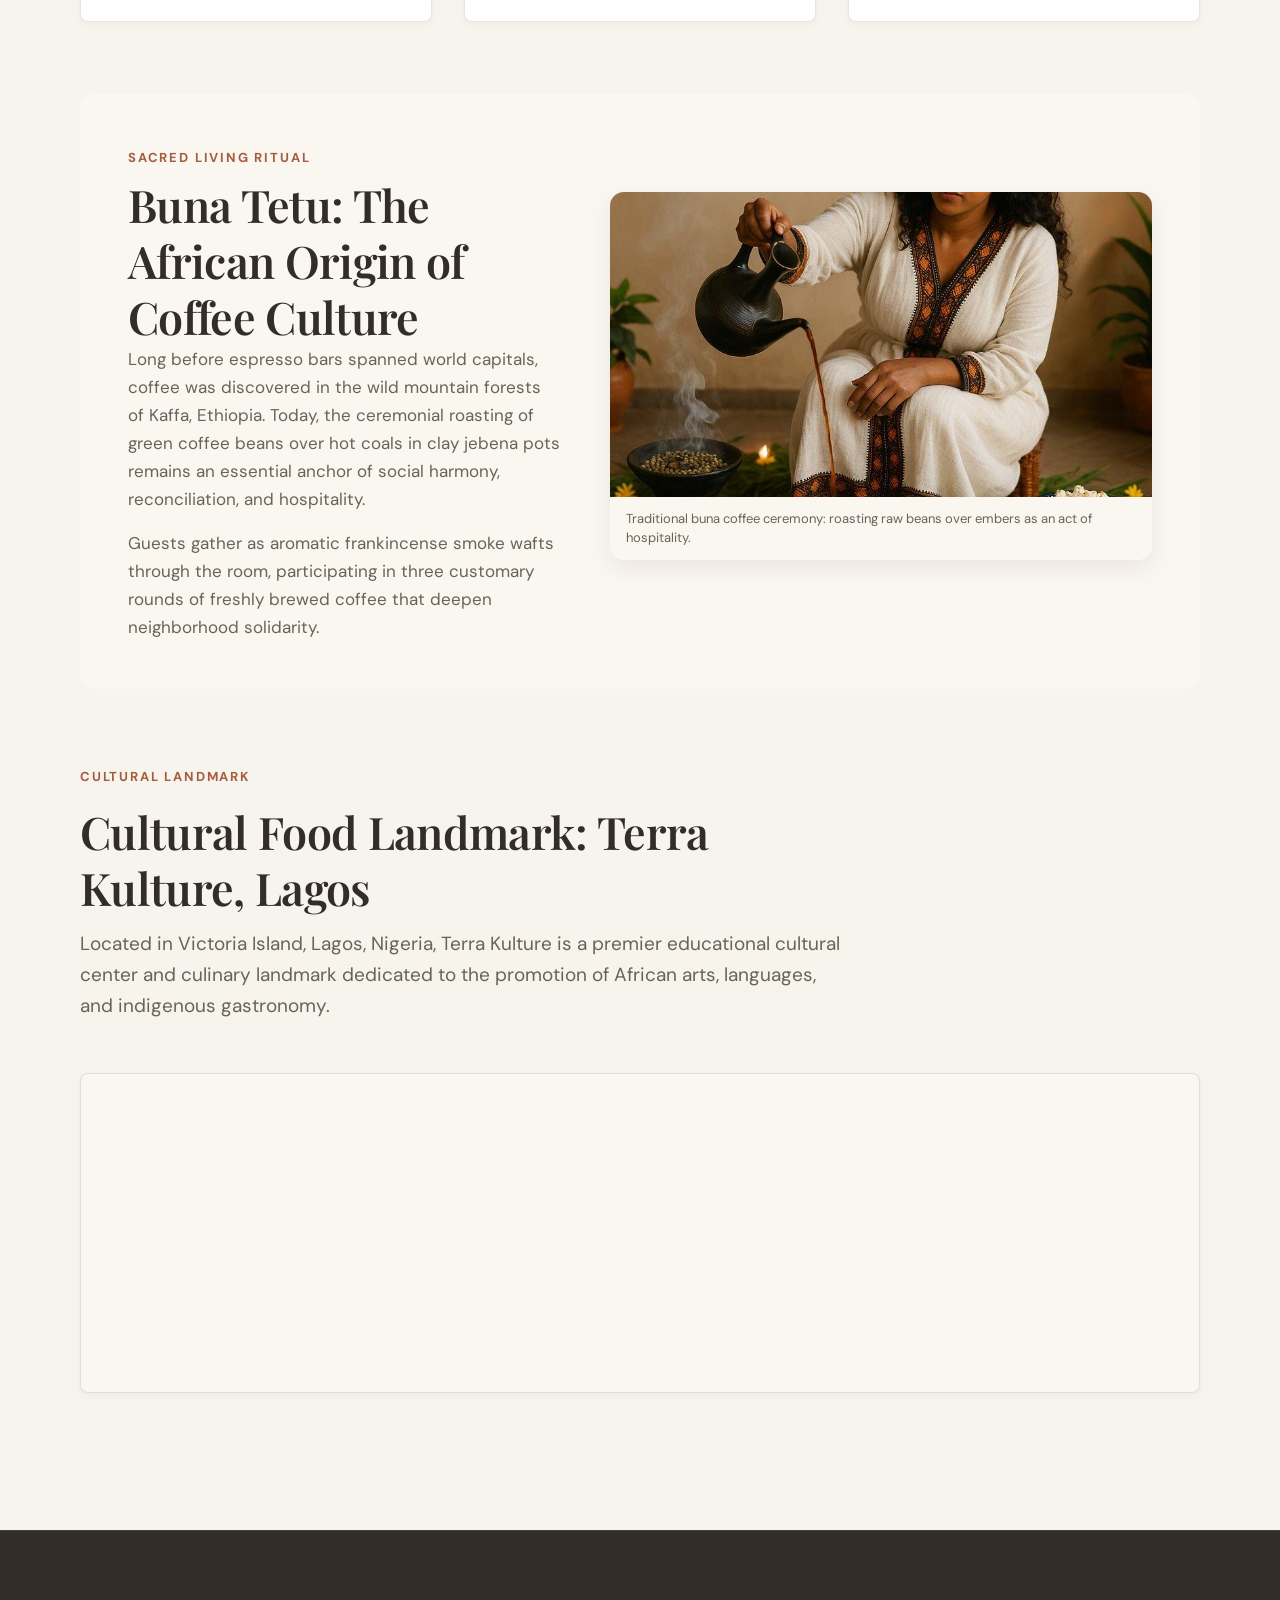
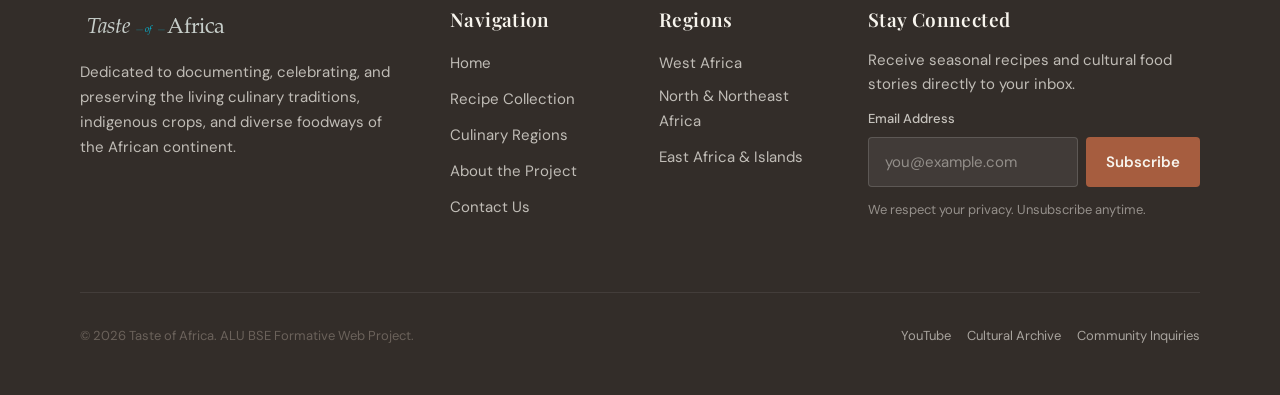
<file: pages/about.html>
<!DOCTYPE html>
<html lang="en">
<head>
  <meta charset="UTF-8">
  <meta name="viewport" content="width=device-width, initial-scale=1.0">
  <meta name="description" content="Learn about Taste of Africa: our mission to celebrate, document, and preserve the living culinary traditions, indigenous crops, and global influence of African gastronomy.">
  <title>About Us — Taste of Africa</title>

  <link rel="preconnect" href="https://fonts.googleapis.com">
  <link rel="preconnect" href="https://fonts.gstatic.com" crossorigin>
  <link href="https://fonts.googleapis.com/css2?family=DM+Sans:ital,opsz,wght@0,9..40,400..700;1,9..40,400..700&family=Playfair+Display:ital,wght@0,500..800;1,500..800&display=swap" rel="stylesheet">

  <link rel="stylesheet" href="../css/styles.css">
  <script src="../js/script.js" defer></script>
</head>
<body>
  <a href="#main-content" class="skip-link">Skip to main content</a>

  <header class="site-header">
    <div class="container header-inner">
      <a href="../index.html" class="brand" aria-label="Taste of Africa Home">
        <img src="../assets/icons/logo.svg" alt="Taste of Africa" class="brand-logo" width="180" height="42">
      </a>

      <nav id="primary-nav" class="primary-nav" aria-label="Main Navigation">
        <ul class="nav-menu">
          <li><a href="../index.html" class="nav-link">Home</a></li>
          <li><a href="recipes/index.html" class="nav-link">Recipes</a></li>
          <li><a href="regions/west-africa.html" class="nav-link">Regions</a></li>
          <li><a href="about.html" class="nav-link active" aria-current="page">About</a></li>
          <li><a href="contact.html" class="nav-link">Contact</a></li>
        </ul>
      </nav>

      <div class="header-controls">
        <button type="button" class="theme-toggle" id="theme-toggle" aria-label="Switch to dark theme" title="Toggle theme">
          <span class="theme-toggle-icon" aria-hidden="true">&#9790;</span>
        </button>

        <button type="button" class="nav-toggle" aria-expanded="false" aria-controls="primary-nav" aria-label="Toggle navigation menu">
          <span class="nav-toggle-bar"></span>
          <span class="nav-toggle-bar"></span>
          <span class="nav-toggle-bar"></span>
        </button>
      </div>
    </div>
  </header>

  <main id="main-content" class="site-main">
    <article class="section">
      <div class="container">
        
        <nav class="breadcrumbs" aria-label="Breadcrumb">
          <a href="../index.html">Home</a>
          <span class="breadcrumbs-separator">/</span>
          <span aria-current="page">About the Project</span>
        </nav>

        <header class="section-header">
          <span class="eyebrow">Our Mission &amp; Heritage</span>
          <h1>Celebrating the Living Traditions of African Gastronomy</h1>
          <p>
            Taste of Africa is dedicated to documenting, honoring, and sharing the profound culinary knowledge, heirloom agricultural crops, and communal food rituals of the African continent.
          </p>
        </header>

        <!-- Mission Story Grid -->
        <div class="region-lead-grid">
          <div>
            <h2>The Story Behind Taste of Africa</h2>
            <p class="mb-md">
              African cuisine represents one of the world's most intricate and historically influential food systems. Yet for decades, global culinary discourse frequently overlooked the immense regional diversity, sophisticated fermentation arts, and master botanical knowledge native to African kitchens.
            </p>
            <p class="mb-md">
              Founded as an educational and cultural preservation initiative, <mark>Taste of Africa serves as an open digital archive</mark> celebrating traditional home cooking. We believe that every bowl of smoky Jollof, every simmering pot of Sudanese ful, and every ceremonial pour of Ethiopian coffee carries ancestral wisdom, agricultural resilience, and community bonds that deserve honoring.
            </p>
            <p>
              Our platform bridges past and present: highlighting ancient staples like teff, sorghum, and fonio alongside contemporary diaspora innovations, offering home cooks authentic recipes with cultural context.
            </p>
          </div>

          <figure class="recipe-hero-image mb-0">
            <img src="../assets/images/food-preparation.jpg" alt="Traditional African cook preparing aromatic fresh ingredients and slow-cooking stews">
            <figcaption>
              Artisanal food preparation rooted in patience, seasonal ingredients, and shared communal wisdom.
            </figcaption>
          </figure>
        </div>

        <!-- Global Influence Section -->
        <section class="mb-3xl">
          <span class="eyebrow">Global Footprint</span>
          <h2>Historical Influence Across the Diaspora</h2>
          <div class="grid-3 mt-lg">
            
            <div class="staple-card">
              <h4>Transatlantic Foodways</h4>
              <p>
                African agricultural knowledge profoundly shaped the Americas: enslaved African cultivators introduced <mark>okra, black-eyed peas, watermelon, sesame, and wetland rice cultivation techniques</mark> that formed the bedrock of Southern, Caribbean, and Brazilian cuisines.
              </p>
            </div>

            <div class="staple-card">
              <h4>Ancient Spice Trade Crossroads</h4>
              <p>
                From the Red Sea ports of Eritrea and Sudan to the East African Swahili Coast, African merchants traded cloves, korarima, and ginger across the Indian Ocean for millennia, fostering early cosmopolitan fusion.
              </p>
            </div>

            <div class="staple-card">
              <h4>Communal Dining Ethics</h4>
              <p>
                Across all regional cuisines, the ritual of breaking bread from a single communal dish—whether around an Ethiopian mesob or a West African fufu bowl—embodies the philosophical principle of Ubuntu: <em>"I am because we are."</em>
              </p>
            </div>

          </div>
        </section>

        <!-- Cultural Pillar: The Coffee Ceremony -->
        <section class="section-warm section-card mb-3xl">
          <div class="video-section-inner">
            <div>
              <span class="eyebrow">Sacred Living Ritual</span>
              <h2>Buna Tetu: The African Origin of Coffee Culture</h2>
              <p class="mb-md">
                Long before espresso bars spanned world capitals, coffee was discovered in the wild mountain forests of Kaffa, Ethiopia. Today, the ceremonial roasting of green coffee beans over hot coals in clay jebena pots remains an essential anchor of social harmony, reconciliation, and hospitality.
              </p>
              <p>
                Guests gather as aromatic frankincense smoke wafts through the room, participating in three customary rounds of freshly brewed coffee that deepen neighborhood solidarity.
              </p>
            </div>

            <figure class="recipe-hero-image mb-0">
              <img src="../assets/images/coffee-ceremony.jpg" alt="Traditional Ethiopian coffee ceremony setup with clay jebena pot and smoking incense">
              <figcaption>
                Traditional buna coffee ceremony: roasting raw beans over embers as an act of hospitality.
              </figcaption>
            </figure>
          </div>
        </section>

        <!-- Cultural Food Landmark Google Map Section -->
        <section class="mb-2xl">
          <div class="section-header">
            <span class="eyebrow">Cultural Landmark</span>
            <h2>Cultural Food Landmark: Terra Kulture, Lagos</h2>
            <p>
              Located in Victoria Island, Lagos, Nigeria, Terra Kulture is a premier educational cultural center and culinary landmark dedicated to the promotion of African arts, languages, and indigenous gastronomy.
            </p>
          </div>

          <div class="map-wrapper map-tall">
            <iframe 
              src="https://maps.google.com/maps?q=Terra+Kulture+Victoria+Island+Lagos+Nigeria&t=&z=14&ie=UTF8&iwloc=&output=embed" 
              title="Google Map showing Terra Kulture Cultural Center in Lagos, Nigeria"
              loading="lazy">
            </iframe>
          </div>
        </section>

      </div>
    </article>
  </main>

  <footer class="site-footer">
    <div class="container">
      <div class="footer-grid">
        <div class="footer-brand">
          <a href="../index.html" class="brand" aria-label="Taste of Africa Home">
            <img src="../assets/icons/logo.svg" alt="Taste of Africa" class="brand-logo" width="160" height="38">
          </a>
          <p>Dedicated to documenting, celebrating, and preserving the living culinary traditions, indigenous crops, and diverse foodways of the African continent.</p>
        </div>

        <div class="footer-col">
          <h4 class="footer-heading">Navigation</h4>
          <ul class="footer-links">
            <li><a href="../index.html">Home</a></li>
            <li><a href="recipes/index.html">Recipe Collection</a></li>
            <li><a href="regions/west-africa.html">Culinary Regions</a></li>
            <li><a href="about.html">About the Project</a></li>
            <li><a href="contact.html">Contact Us</a></li>
          </ul>
        </div>

        <div class="footer-col">
          <h4 class="footer-heading">Regions</h4>
          <ul class="footer-links">
            <li><a href="regions/west-africa.html">West Africa</a></li>
            <li><a href="regions/north-northeast-africa.html">North &amp; Northeast Africa</a></li>
            <li><a href="regions/east-africa-islands.html">East Africa &amp; Islands</a></li>
          </ul>
        </div>

        <div class="footer-col">
          <h4 class="footer-heading">Stay Connected</h4>
          <p class="footer-description">Receive seasonal recipes and cultural food stories directly to your inbox.</p>
          <form class="newsletter-form" action="#" method="post" onsubmit="event.preventDefault(); alert('Thank you for subscribing to Taste of Africa newsletter!'); this.reset();">
            <label for="newsletter-email">Email Address</label>
            <div class="newsletter-input-group">
              <input type="email" id="newsletter-email" name="email" class="newsletter-input" placeholder="you@example.com" required>
              <button type="submit" class="newsletter-button">Subscribe</button>
            </div>
            <span class="newsletter-note">We respect your privacy. Unsubscribe anytime.</span>
          </form>
        </div>
      </div>

      <div class="footer-bottom">
        <p>&copy; 2026 Taste of Africa. ALU BSE Formative Web Project.</p>
        <div class="social-links" aria-label="Social Media and Reference Links">
          <a href="https://www.youtube.com/@BestEverFoodReviewShow" class="social-link" target="_blank" rel="noopener noreferrer">YouTube</a>
          <a href="about.html" class="social-link">Cultural Archive</a>
          <a href="contact.html" class="social-link">Community Inquiries</a>
        </div>
      </div>
    </div>
  </footer>
</body>
</html>
</file>
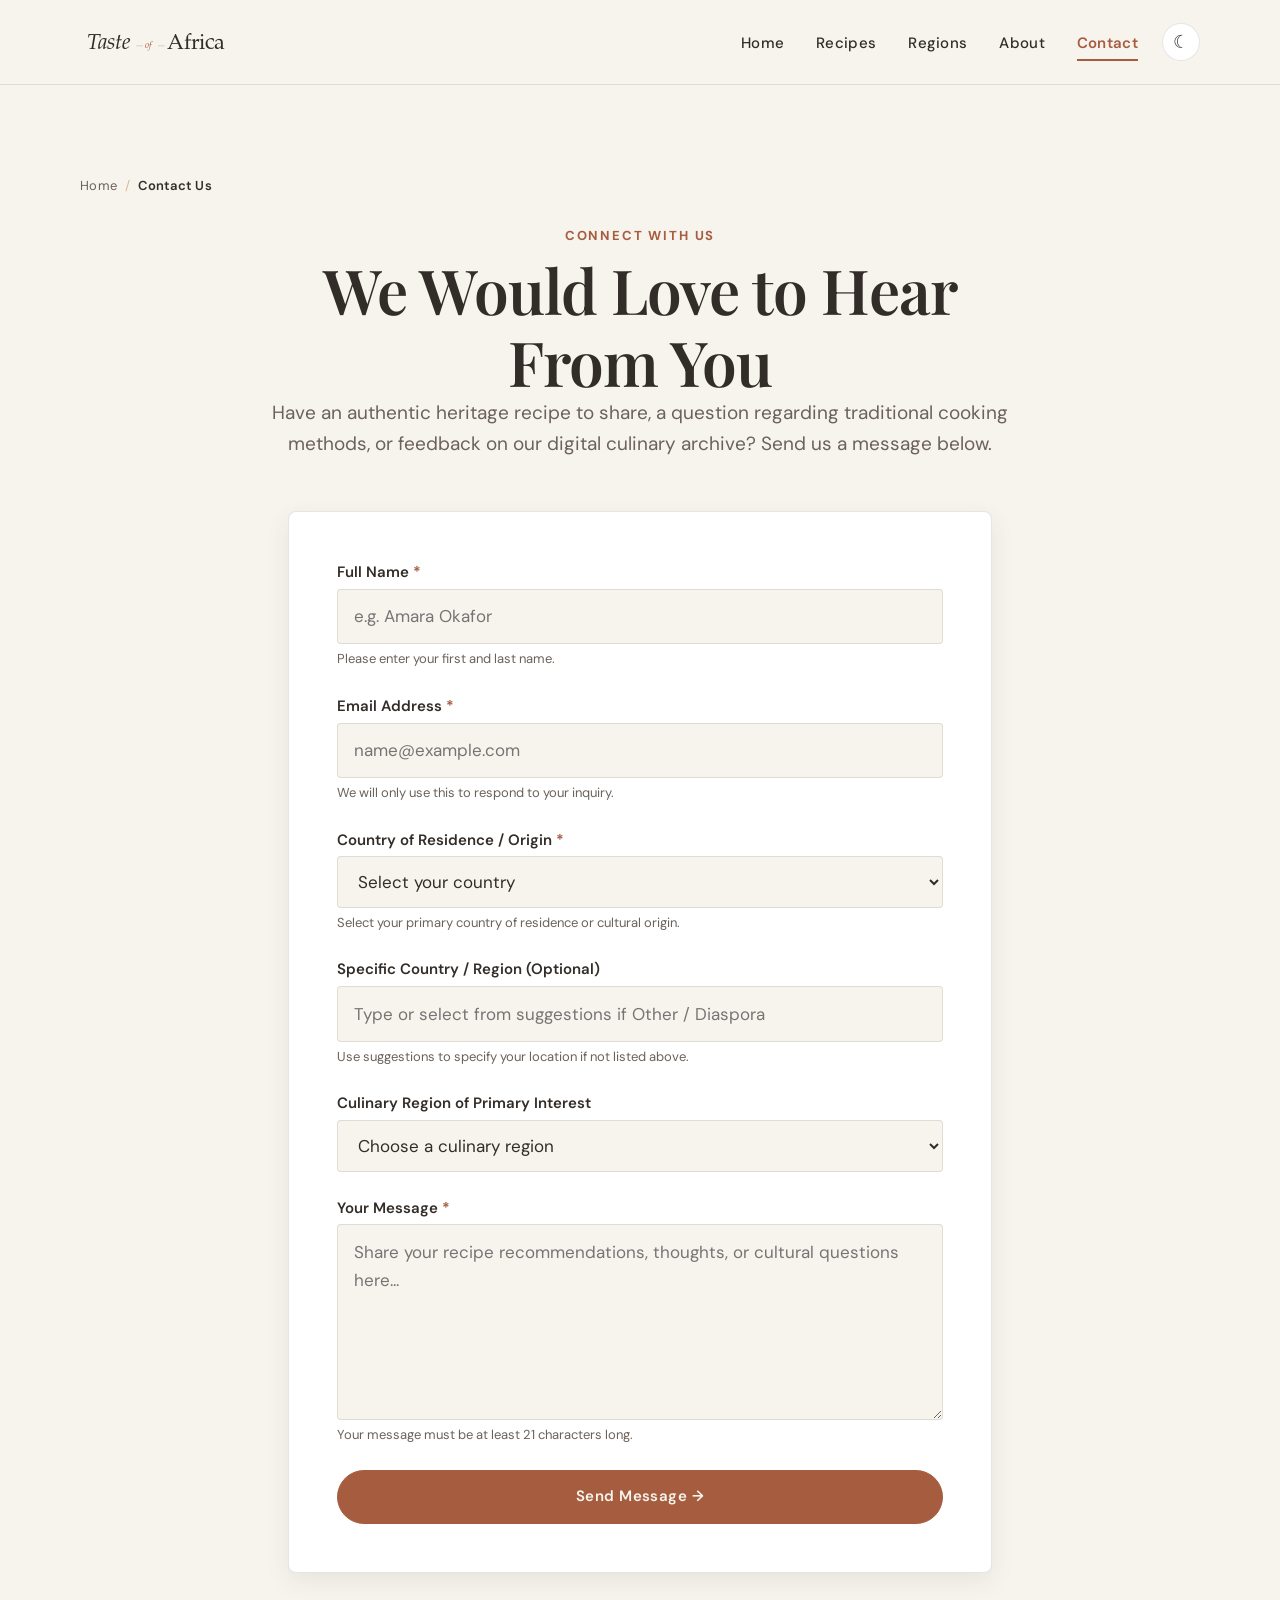
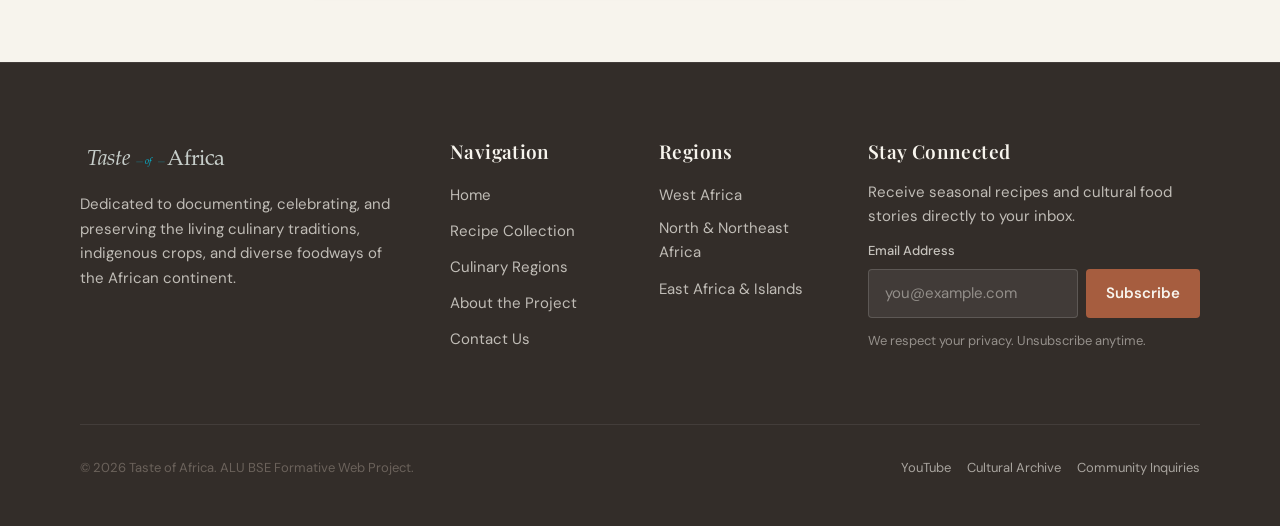
<file: pages/contact.html>
<!DOCTYPE html>
<html lang="en">
<head>
  <meta charset="UTF-8">
  <meta name="viewport" content="width=device-width, initial-scale=1.0">
  <meta name="description" content="Get in touch with the Taste of Africa team. Share traditional recipe suggestions, cultural inquiries, or culinary collaboration ideas.">
  <title>Contact Us — Taste of Africa</title>

  <link rel="preconnect" href="https://fonts.googleapis.com">
  <link rel="preconnect" href="https://fonts.gstatic.com" crossorigin>
  <link href="https://fonts.googleapis.com/css2?family=DM+Sans:ital,opsz,wght@0,9..40,400..700;1,9..40,400..700&family=Playfair+Display:ital,wght@0,500..800;1,500..800&display=swap" rel="stylesheet">

  <link rel="stylesheet" href="../css/styles.css">
  <script src="../js/script.js" defer></script>
</head>
<body>
  <a href="#main-content" class="skip-link">Skip to main content</a>

  <header class="site-header">
    <div class="container header-inner">
      <a href="../index.html" class="brand" aria-label="Taste of Africa Home">
        <img src="../assets/icons/logo.svg" alt="Taste of Africa" class="brand-logo" width="180" height="42">
      </a>

      <nav id="primary-nav" class="primary-nav" aria-label="Main Navigation">
        <ul class="nav-menu">
          <li><a href="../index.html" class="nav-link">Home</a></li>
          <li><a href="recipes/index.html" class="nav-link">Recipes</a></li>
          <li><a href="regions/west-africa.html" class="nav-link">Regions</a></li>
          <li><a href="about.html" class="nav-link">About</a></li>
          <li><a href="contact.html" class="nav-link active" aria-current="page">Contact</a></li>
        </ul>
      </nav>

      <div class="header-controls">
        <button type="button" class="theme-toggle" id="theme-toggle" aria-label="Switch to dark theme" title="Toggle theme">
          <span class="theme-toggle-icon" aria-hidden="true">&#9790;</span>
        </button>

        <button type="button" class="nav-toggle" aria-expanded="false" aria-controls="primary-nav" aria-label="Toggle navigation menu">
          <span class="nav-toggle-bar"></span>
          <span class="nav-toggle-bar"></span>
          <span class="nav-toggle-bar"></span>
        </button>
      </div>
    </div>
  </header>

  <main id="main-content" class="site-main">
    <section class="section">
      <div class="container">
        
        <nav class="breadcrumbs" aria-label="Breadcrumb">
          <a href="../index.html">Home</a>
          <span class="breadcrumbs-separator">/</span>
          <span aria-current="page">Contact Us</span>
        </nav>

        <div class="section-header text-center">
          <span class="eyebrow">Connect With Us</span>
          <h1>We Would Love to Hear From You</h1>
          <p>
            Have an authentic heritage recipe to share, a question regarding traditional cooking methods, or feedback on our digital culinary archive? Send us a message below.
          </p>
        </div>

        <div class="contact-container">
          <h2 class="sr-only">Inquiry and Community Feedback Form</h2>
          <div id="contact-feedback" class="form-feedback" role="alert" aria-live="polite"></div>

          <form id="contact-form" class="contact-form" action="#" method="post" novalidate>
            
            <div class="form-group">
              <label for="contact-name">Full Name <span class="required-mark" aria-hidden="true">*</span></label>
              <input 
                type="text" 
                id="contact-name" 
                name="name" 
                placeholder="e.g. Amara Okafor" 
                required 
                autocomplete="name">
              <span class="form-help">Please enter your first and last name.</span>
            </div>

            <div class="form-group">
              <label for="contact-email">Email Address <span class="required-mark" aria-hidden="true">*</span></label>
              <input 
                type="email" 
                id="contact-email" 
                name="email" 
                placeholder="name@example.com" 
                required 
                autocomplete="email">
              <span class="form-help">We will only use this to respond to your inquiry.</span>
            </div>

            <div class="form-group">
              <label for="contact-country">Country of Residence / Origin <span class="required-mark" aria-hidden="true">*</span></label>
              <select id="contact-country" name="country" required>
                <option value="" disabled selected>Select your country</option>
                <option value="Nigeria">Nigeria</option>
                <option value="Sudan">Sudan</option>
                <option value="Ethiopia">Ethiopia</option>
                <option value="Eritrea">Eritrea</option>
                <option value="Madagascar">Madagascar</option>
                <option value="Ghana">Ghana</option>
                <option value="Kenya">Kenya</option>
                <option value="Senegal">Senegal</option>
                <option value="Rwanda">Rwanda</option>
                <option value="Morocco">Morocco</option>
                <option value="Egypt">Egypt</option>
                <option value="South Africa">South Africa</option>
                <option value="Tanzania">Tanzania</option>
                <option value="Cameroon">Cameroon</option>
                <option value="other">Other / Diaspora</option>
              </select>
              <span class="form-help">Select your primary country of residence or cultural origin.</span>
            </div>

            <div class="form-group">
              <label for="contact-country-other">Specific Country / Region (Optional)</label>
              <input 
                type="text" 
                id="contact-country-other" 
                name="country_other" 
                list="african-countries" 
                placeholder="Type or select from suggestions if Other / Diaspora">
              <datalist id="african-countries">
                <option value="Algeria">
                <option value="Angola">
                <option value="Benin">
                <option value="Botswana">
                <option value="Burkina Faso">
                <option value="Burundi">
                <option value="Cape Verde">
                <option value="Chad">
                <option value="Comoros">
                <option value="Democratic Republic of the Congo">
                <option value="Djibouti">
                <option value="Equatorial Guinea">
                <option value="Eswatini">
                <option value="Gabon">
                <option value="Gambia">
                <option value="Guinea">
                <option value="Guinea-Bissau">
                <option value="Ivory Coast">
                <option value="Lesotho">
                <option value="Liberia">
                <option value="Libya">
                <option value="Malawi">
                <option value="Mali">
                <option value="Mauritania">
                <option value="Mauritius">
                <option value="Mozambique">
                <option value="Namibia">
                <option value="Niger">
                <option value="Republic of the Congo">
                <option value="São Tomé and Príncipe">
                <option value="Seychelles">
                <option value="Sierra Leone">
                <option value="Somalia">
                <option value="South Sudan">
                <option value="Togo">
                <option value="Tunisia">
                <option value="Uganda">
                <option value="Zambia">
                <option value="Zimbabwe">
                <option value="United Kingdom (Diaspora)">
                <option value="United States (Diaspora)">
                <option value="Canada (Diaspora)">
                <option value="France (Diaspora)">
                <option value="Caribbean (Diaspora)">
                <option value="Brazil (Diaspora)">
              </datalist>
              <span class="form-help">Use suggestions to specify your location if not listed above.</span>
            </div>

            <div class="form-group">
              <label for="contact-region-interest">Culinary Region of Primary Interest</label>
              <select id="contact-region-interest" name="region_interest">
                <option value="" disabled selected>Choose a culinary region</option>
                <option value="west-africa">West Africa</option>
                <option value="north-northeast-africa">North &amp; Northeast Africa</option>
                <option value="east-africa-islands">East Africa &amp; Indian Ocean Islands</option>
                <option value="pan-african">Pan-African / All Regions</option>
              </select>
            </div>

            <div class="form-group">
              <label for="contact-message">Your Message <span class="required-mark" aria-hidden="true">*</span></label>
              <textarea 
                id="contact-message" 
                name="message" 
                rows="6" 
                placeholder="Share your recipe recommendations, thoughts, or cultural questions here..." 
                required 
                minlength="21"></textarea>
              <span class="form-help" id="message-help">Your message must be at least 21 characters long.</span>
            </div>

            <button type="submit" class="btn btn-primary" id="contact-submit">
              Send Message &rarr;
            </button>
          </form>

        </div>

      </div>
    </section>
  </main>

  <footer class="site-footer">
    <div class="container">
      <div class="footer-grid">
        <div class="footer-brand">
          <a href="../index.html" class="brand" aria-label="Taste of Africa Home">
            <img src="../assets/icons/logo.svg" alt="Taste of Africa" class="brand-logo" width="160" height="38">
          </a>
          <p>Dedicated to documenting, celebrating, and preserving the living culinary traditions, indigenous crops, and diverse foodways of the African continent.</p>
        </div>

        <div class="footer-col">
          <h4 class="footer-heading">Navigation</h4>
          <ul class="footer-links">
            <li><a href="../index.html">Home</a></li>
            <li><a href="recipes/index.html">Recipe Collection</a></li>
            <li><a href="regions/west-africa.html">Culinary Regions</a></li>
            <li><a href="about.html">About the Project</a></li>
            <li><a href="contact.html">Contact Us</a></li>
          </ul>
        </div>

        <div class="footer-col">
          <h4 class="footer-heading">Regions</h4>
          <ul class="footer-links">
            <li><a href="regions/west-africa.html">West Africa</a></li>
            <li><a href="regions/north-northeast-africa.html">North &amp; Northeast Africa</a></li>
            <li><a href="regions/east-africa-islands.html">East Africa &amp; Islands</a></li>
          </ul>
        </div>

        <div class="footer-col">
          <h4 class="footer-heading">Stay Connected</h4>
          <p class="footer-description">Receive seasonal recipes and cultural food stories directly to your inbox.</p>
          <form class="newsletter-form" action="#" method="post" onsubmit="event.preventDefault(); alert('Thank you for subscribing to Taste of Africa newsletter!'); this.reset();">
            <label for="newsletter-email">Email Address</label>
            <div class="newsletter-input-group">
              <input type="email" id="newsletter-email" name="email" class="newsletter-input" placeholder="you@example.com" required>
              <button type="submit" class="newsletter-button">Subscribe</button>
            </div>
            <span class="newsletter-note">We respect your privacy. Unsubscribe anytime.</span>
          </form>
        </div>
      </div>

      <div class="footer-bottom">
        <p>&copy; 2026 Taste of Africa. ALU BSE Formative Web Project.</p>
        <div class="social-links" aria-label="Social Media and Reference Links">
          <a href="https://www.youtube.com/@BestEverFoodReviewShow" class="social-link" target="_blank" rel="noopener noreferrer">YouTube</a>
          <a href="about.html" class="social-link">Cultural Archive</a>
          <a href="contact.html" class="social-link">Community Inquiries</a>
        </div>
      </div>
    </div>
  </footer>
</body>
</html>
</file>
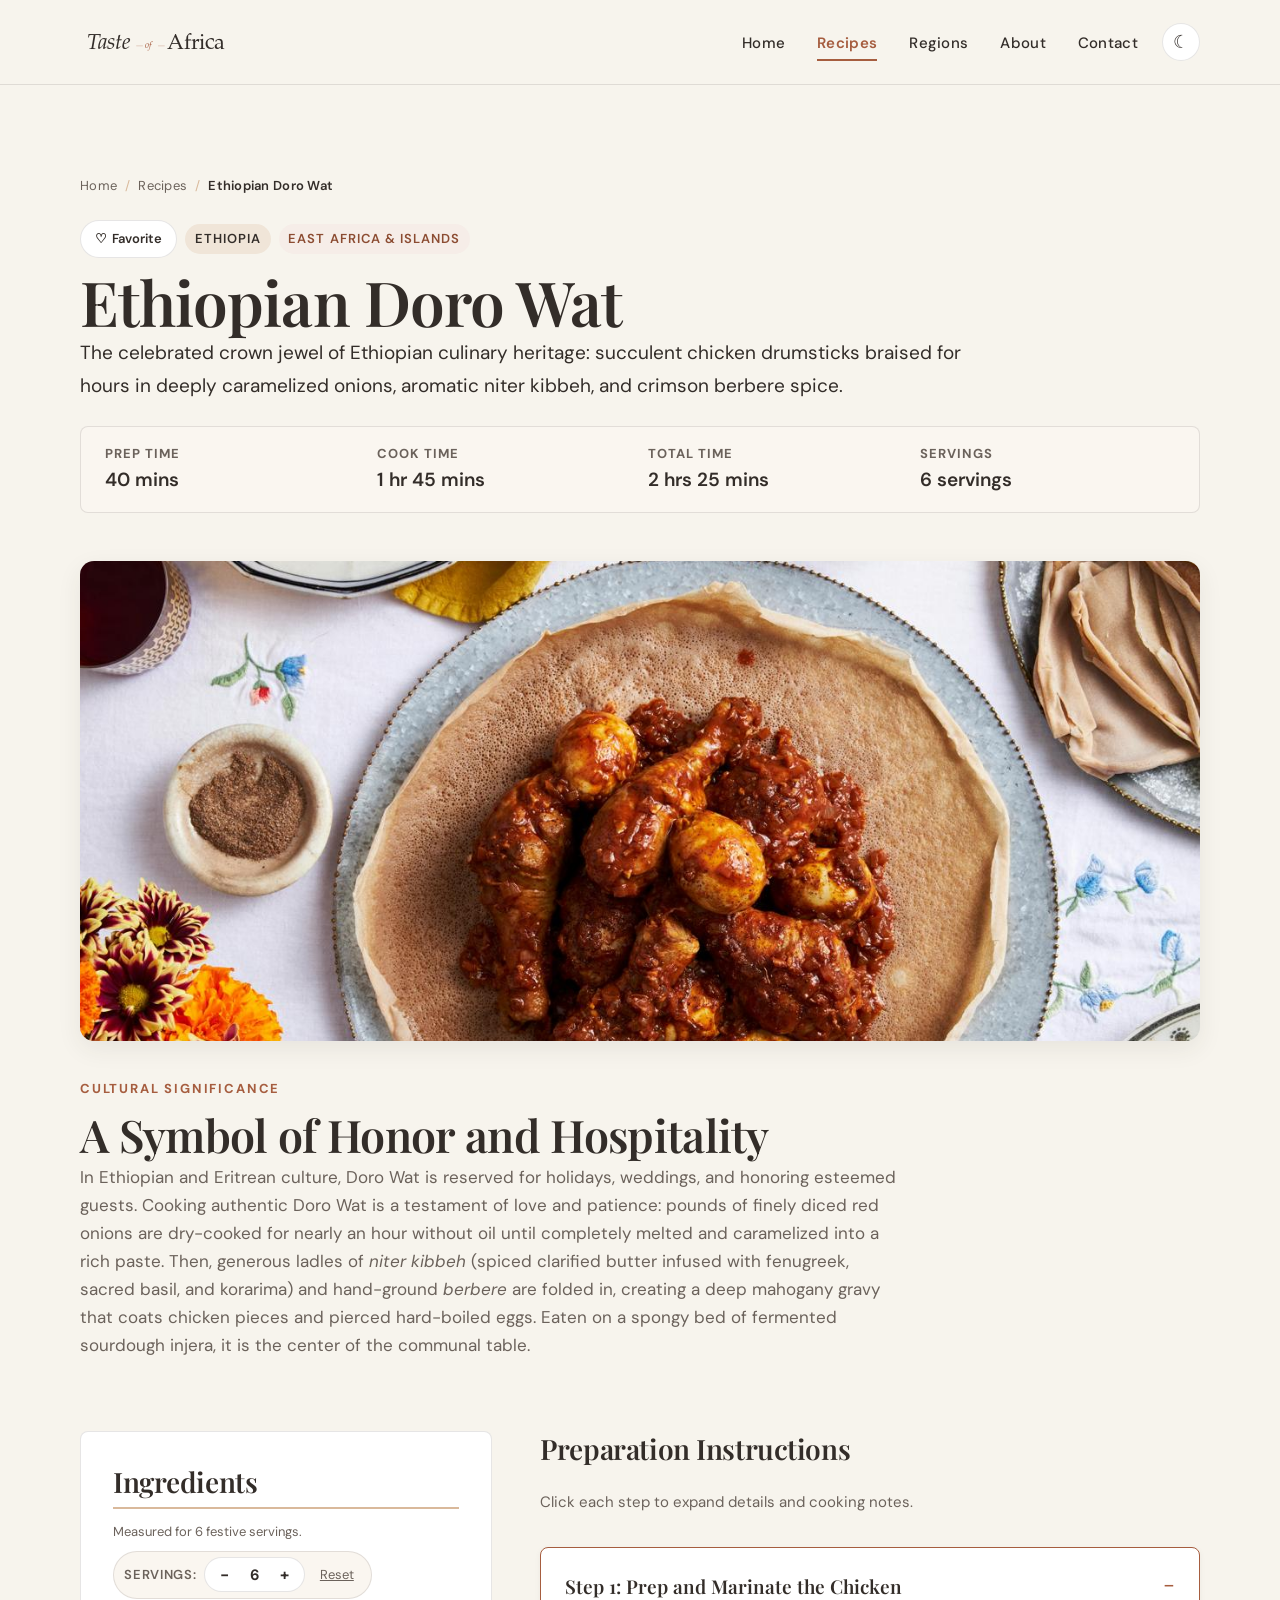
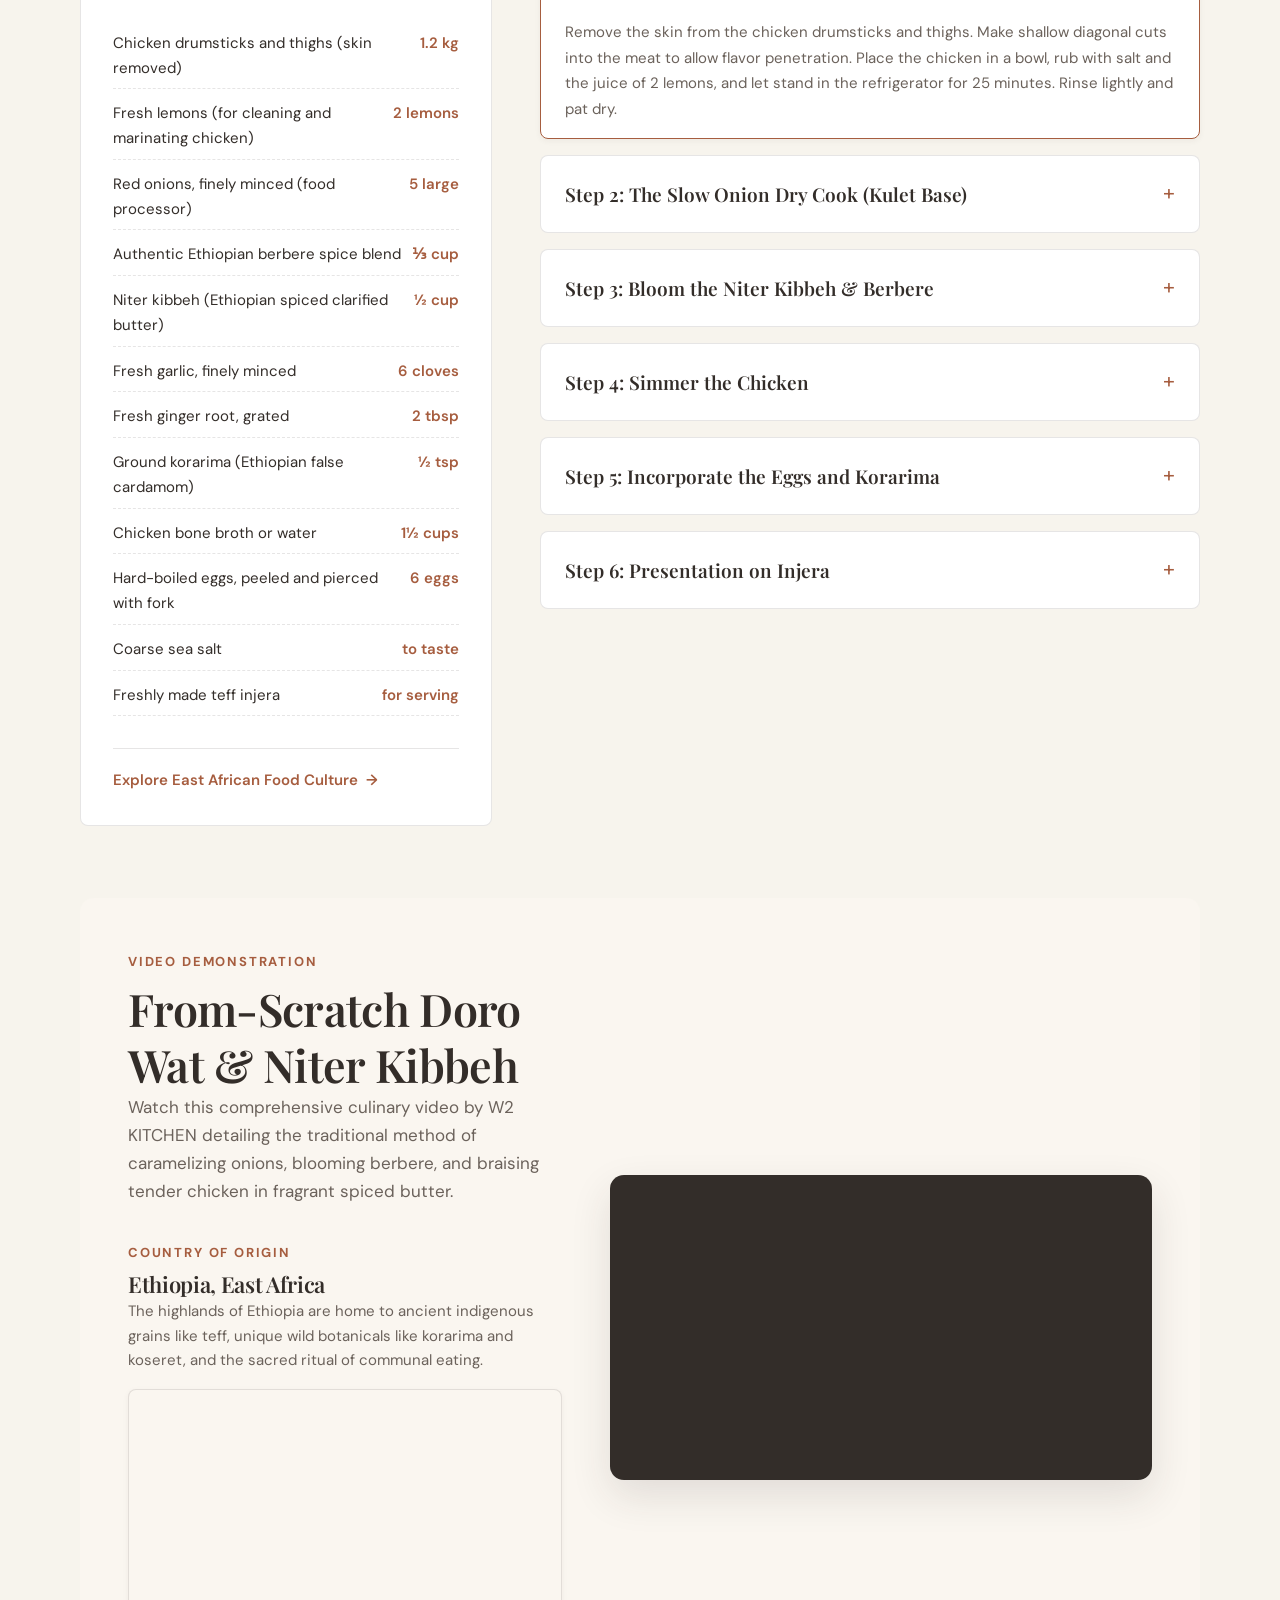
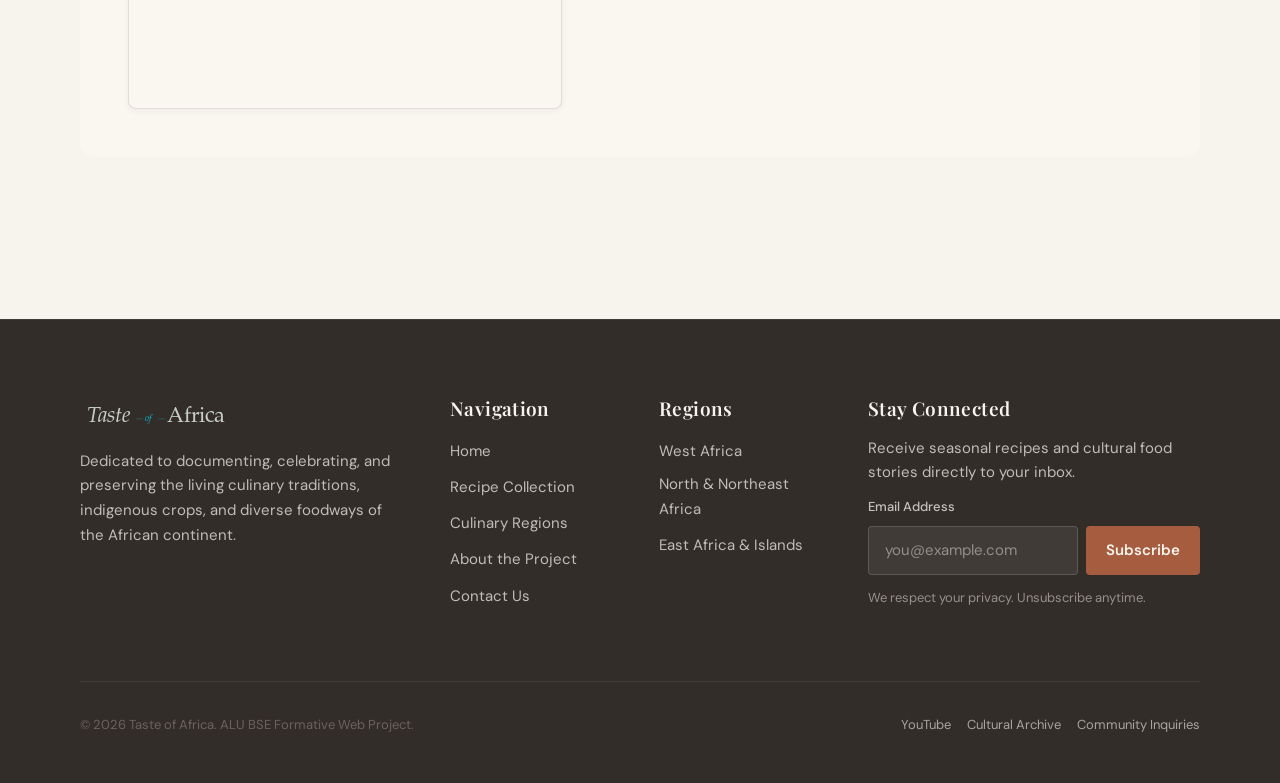
<file: pages/recipes/doro-wat.html>
<!DOCTYPE html>
<html lang="en">
<head>
  <meta charset="UTF-8">
  <meta name="viewport" content="width=device-width, initial-scale=1.0">
  <meta name="description" content="Authentic Ethiopian Doro Wat recipe featuring chicken slow-braised with caramelized red onions, pungent berbere spice blend, niter kibbeh spiced butter, and hard-boiled eggs.">
  <title>Ethiopian Doro Wat Recipe — Taste of Africa</title>

  <link rel="preconnect" href="https://fonts.googleapis.com">
  <link rel="preconnect" href="https://fonts.gstatic.com" crossorigin>
  <link href="https://fonts.googleapis.com/css2?family=DM+Sans:ital,opsz,wght@0,9..40,400..700;1,9..40,400..700&family=Playfair+Display:ital,wght@0,500..800;1,500..800&display=swap" rel="stylesheet">

  <link rel="stylesheet" href="../../css/styles.css">
  <script src="../../js/script.js" defer></script>
</head>
<body>
  <a href="#main-content" class="skip-link">Skip to main content</a>

  <header class="site-header">
    <div class="container header-inner">
      <a href="../../index.html" class="brand" aria-label="Taste of Africa Home">
        <img src="../../assets/icons/logo.svg" alt="Taste of Africa" class="brand-logo" width="180" height="42">
      </a>

      <nav id="primary-nav" class="primary-nav" aria-label="Main Navigation">
        <ul class="nav-menu">
          <li><a href="../../index.html" class="nav-link">Home</a></li>
          <li><a href="index.html" class="nav-link active" aria-current="page">Recipes</a></li>
          <li><a href="../regions/east-africa-islands.html" class="nav-link">Regions</a></li>
          <li><a href="../about.html" class="nav-link">About</a></li>
          <li><a href="../contact.html" class="nav-link">Contact</a></li>
        </ul>
      </nav>

      <div class="header-controls">
        <button type="button" class="theme-toggle" id="theme-toggle" aria-label="Switch to dark theme" title="Toggle theme">
          <span class="theme-toggle-icon" aria-hidden="true">&#9790;</span>
        </button>

        <button type="button" class="nav-toggle" aria-expanded="false" aria-controls="primary-nav" aria-label="Toggle navigation menu">
          <span class="nav-toggle-bar"></span>
          <span class="nav-toggle-bar"></span>
          <span class="nav-toggle-bar"></span>
        </button>
      </div>
    </div>
  </header>

  <main id="main-content" class="site-main">
    <article class="section">
      <div class="container">
        
        <nav class="breadcrumbs" aria-label="Breadcrumb">
          <a href="../../index.html">Home</a>
          <span class="breadcrumbs-separator">/</span>
          <a href="index.html">Recipes</a>
          <span class="breadcrumbs-separator">/</span>
          <span aria-current="page">Ethiopian Doro Wat</span>
        </nav>

        <header class="recipe-header">
          <div class="badge-group">
            <button type="button" class="btn-favorite" data-recipe-id="doro-wat" aria-label="Add Ethiopian Doro Wat to favorites">
              <span aria-hidden="true">&#9825;</span> Favorite
            </button>
            <span class="badge badge-sand">Ethiopia</span>
            <a href="../regions/east-africa-islands.html" class="badge badge-terracotta">East Africa &amp; Islands</a>
          </div>
          <h1>Ethiopian Doro Wat</h1>
          <p class="lead">
            The celebrated crown jewel of Ethiopian culinary heritage: succulent chicken drumsticks braised for hours in deeply caramelized onions, aromatic niter kibbeh, and crimson berbere spice.
          </p>

          <div class="recipe-meta-grid">
            <div class="recipe-meta-item">
              <span class="recipe-meta-label">Prep Time</span>
              <span class="recipe-meta-value">40 mins</span>
            </div>
            <div class="recipe-meta-item">
              <span class="recipe-meta-label">Cook Time</span>
              <span class="recipe-meta-value">1 hr 45 mins</span>
            </div>
            <div class="recipe-meta-item">
              <span class="recipe-meta-label">Total Time</span>
              <span class="recipe-meta-value">2 hrs 25 mins</span>
            </div>
            <div class="recipe-meta-item">
              <span class="recipe-meta-label">Servings</span>
              <span class="recipe-meta-value" id="servings-display">6 servings</span>
            </div>
          </div>
        </header>

        <figure class="recipe-hero-image">
          <img src="../../assets/images/doro-wat.jpg" alt="Richly colored Ethiopian Doro Wat chicken stew with boiled eggs and herbs">
          <figcaption>
            Ethiopian Doro Wat featuring deeply reduced berbere sauce and simmered eggs.
          </figcaption>
        </figure>

        <section class="recipe-story">
          <span class="eyebrow">Cultural Significance</span>
          <h2>A Symbol of Honor and Hospitality</h2>
          <p>
            In Ethiopian and Eritrean culture, Doro Wat is reserved for holidays, weddings, and honoring esteemed guests. Cooking authentic Doro Wat is a testament of love and patience: pounds of finely diced red onions are dry-cooked for nearly an hour without oil until completely melted and caramelized into a rich paste. Then, generous ladles of <em>niter kibbeh</em> (spiced clarified butter infused with fenugreek, sacred basil, and korarima) and hand-ground <em>berbere</em> are folded in, creating a deep mahogany gravy that coats chicken pieces and pierced hard-boiled eggs. Eaten on a spongy bed of fermented sourdough injera, it is the center of the communal table.
          </p>
        </section>

        <div class="recipe-content-grid">
          
          <aside class="ingredients-panel" aria-labelledby="ingredients-heading">
            <h3 id="ingredients-heading">Ingredients</h3>
            <p class="subtle-text">Measured for 6 festive servings.</p>
            
            <ul class="ingredients-list" id="ingredients-list">
              <li>
                <span>Chicken drumsticks and thighs (skin removed)</span>
                <span class="ingredient-amount" data-base-qty="1.2" data-unit="kg">1.2 kg</span>
              </li>
              <li>
                <span>Fresh lemons (for cleaning and marinating chicken)</span>
                <span class="ingredient-amount" data-base-qty="2" data-unit="lemons">2 lemons</span>
              </li>
              <li>
                <span>Red onions, finely minced (food processor)</span>
                <span class="ingredient-amount" data-base-qty="5" data-unit="large">5 large</span>
              </li>
              <li>
                <span>Authentic Ethiopian berbere spice blend</span>
                <span class="ingredient-amount" data-base-qty="0.33" data-unit="cup">⅓ cup</span>
              </li>
              <li>
                <span>Niter kibbeh (Ethiopian spiced clarified butter)</span>
                <span class="ingredient-amount" data-base-qty="0.5" data-unit="cup">½ cup</span>
              </li>
              <li>
                <span>Fresh garlic, finely minced</span>
                <span class="ingredient-amount" data-base-qty="6" data-unit="cloves">6 cloves</span>
              </li>
              <li>
                <span>Fresh ginger root, grated</span>
                <span class="ingredient-amount" data-base-qty="2" data-unit="tbsp">2 tbsp</span>
              </li>
              <li>
                <span>Ground korarima (Ethiopian false cardamom)</span>
                <span class="ingredient-amount" data-base-qty="0.5" data-unit="tsp">½ tsp</span>
              </li>
              <li>
                <span>Chicken bone broth or water</span>
                <span class="ingredient-amount" data-base-qty="1.5" data-unit="cups">1½ cups</span>
              </li>
              <li>
                <span>Hard-boiled eggs, peeled and pierced with fork</span>
                <span class="ingredient-amount" data-base-qty="6" data-unit="eggs">6 eggs</span>
              </li>
              <li>
                <span>Coarse sea salt</span>
                <span class="ingredient-amount" data-base-qty="1" data-unit="to taste">to taste</span>
              </li>
              <li>
                <span>Freshly made teff injera</span>
                <span class="ingredient-amount" data-base-qty="6" data-unit="rolls">for serving</span>
              </li>
            </ul>

            <div class="ingredients-footer">
              <a href="../regions/east-africa-islands.html" class="btn-link">Explore East African Food Culture</a>
            </div>
          </aside>

          <div class="instructions-panel" aria-labelledby="instructions-heading">
            <h3 id="instructions-heading">Preparation Instructions</h3>
            <p class="instructions-hint">
              Click each step to expand details and cooking notes.
            </p>

            <details class="recipe-step" open>
              <summary>Step 1: Prep and Marinate the Chicken</summary>
              <p>
                Remove the skin from the chicken drumsticks and thighs. Make shallow diagonal cuts into the meat to allow flavor penetration. Place the chicken in a bowl, rub with salt and the juice of 2 lemons, and let stand in the refrigerator for 25 minutes. Rinse lightly and pat dry.
              </p>
            </details>

            <details class="recipe-step">
              <summary>Step 2: The Slow Onion Dry Cook (Kulet Base)</summary>
              <p>
                Finely purée the red onions in a food processor until minced but not completely liquid. Transfer to a dry, unheated heavy Dutch oven. Cook over medium-low heat without any oil or butter for 40–50 minutes, stirring frequently with a wooden spoon. The onions will release their moisture, soften, and slowly transform into a deep golden-brown, sweet paste. This patience is the foundational secret of genuine wat.
              </p>
            </details>

            <details class="recipe-step">
              <summary>Step 3: Bloom the Niter Kibbeh &amp; Berbere</summary>
              <p>
                Once the onions are deeply browned and dry, add the niter kibbeh (spiced butter) and stir until melted and glossy. Add the berbere spice blend, minced garlic, and grated ginger. Reduce heat to low and fry the spice mixture gently for 15 minutes, stirring constantly to bloom the flavors without scorching the berbere.
              </p>
            </details>

            <details class="recipe-step">
              <summary>Step 4: Simmer the Chicken</summary>
              <p>
                Pour in the chicken broth or water and stir to form a rich, velvety crimson gravy. Season with salt. Add the prepared chicken pieces, nestling them deep into the sauce. Cover tightly and simmer gently on low heat for 35–45 minutes until the chicken is tender and pulling away from the bone.
              </p>
            </details>

            <details class="recipe-step">
              <summary>Step 5: Incorporate the Eggs and Korarima</summary>
              <p>
                Peel the hard-boiled eggs and pierce them gently 4–5 times with a fork or make shallow surface slits so the red sauce seeps into the whites. Gently submerge the eggs into the stew. Sprinkle the ground korarima (false cardamom) across the top. Simmer uncovered for 10 minutes, allowing the sauce to thicken into a luxurious glaze.
              </p>
            </details>

            <details class="recipe-step">
              <summary>Step 6: Presentation on Injera</summary>
              <p>
                Lay a large sheet of fresh fermented sourdough injera flat on a round serving mesob platter. Spoon the rich chicken wat and eggs generously into the center. Serve warm with rolled injera on the side, inviting dining companions to tear bread and eat together by hand.
              </p>
            </details>

          </div>
        </div>

        <section class="section-warm section-card mt-2xl">
          <div class="video-section-inner">
            <div>
              <span class="eyebrow">Video Demonstration</span>
              <h2>From-Scratch Doro Wat &amp; Niter Kibbeh</h2>
              <p>
                Watch this comprehensive culinary video by W2 KITCHEN detailing the traditional method of caramelizing onions, blooming berbere, and braising tender chicken in fragrant spiced butter.
              </p>
              
              <div class="recipe-origin-box">
                <span class="eyebrow">Country of Origin</span>
                <h3 class="origin-heading">Ethiopia, East Africa</h3>
                <p class="origin-description">
                  The highlands of Ethiopia are home to ancient indigenous grains like teff, unique wild botanicals like korarima and koseret, and the sacred ritual of communal eating.
                </p>
                <div class="map-wrapper">
                  <iframe 
                    src="https://maps.google.com/maps?q=Ethiopia&t=&z=5&ie=UTF8&iwloc=&output=embed" 
                    title="Map of Ethiopia, Country of Origin for Ethiopian Doro Wat"
                    loading="lazy">
                  </iframe>
                </div>
              </div>
            </div>

            <div class="video-wrapper">
              <iframe 
                src="https://www.youtube.com/embed/gWF_o8lyARU" 
                title="Ethiopian Doro Wat Tutorial by W2 KITCHEN"
                allow="accelerometer; autoplay; clipboard-write; encrypted-media; gyroscope; picture-in-picture; web-share" 
                referrerpolicy="strict-origin-when-cross-origin" 
                allowfullscreen
                loading="lazy">
              </iframe>
            </div>
          </div>
        </section>

      </div>
    </article>
  </main>

  <footer class="site-footer">
    <div class="container">
      <div class="footer-grid">
        <div class="footer-brand">
          <a href="../../index.html" class="brand" aria-label="Taste of Africa Home">
            <img src="../../assets/icons/logo.svg" alt="Taste of Africa" class="brand-logo" width="160" height="38">
          </a>
          <p>Dedicated to documenting, celebrating, and preserving the living culinary traditions, indigenous crops, and diverse foodways of the African continent.</p>
        </div>

        <div class="footer-col">
          <h4 class="footer-heading">Navigation</h4>
          <ul class="footer-links">
            <li><a href="../../index.html">Home</a></li>
            <li><a href="index.html">Recipe Collection</a></li>
            <li><a href="../regions/west-africa.html">Culinary Regions</a></li>
            <li><a href="../about.html">About the Project</a></li>
            <li><a href="../contact.html">Contact Us</a></li>
          </ul>
        </div>

        <div class="footer-col">
          <h4 class="footer-heading">Regions</h4>
          <ul class="footer-links">
            <li><a href="../regions/west-africa.html">West Africa</a></li>
            <li><a href="../regions/north-northeast-africa.html">North &amp; Northeast Africa</a></li>
            <li><a href="../regions/east-africa-islands.html">East Africa &amp; Islands</a></li>
          </ul>
        </div>

        <div class="footer-col">
          <h4 class="footer-heading">Stay Connected</h4>
          <p class="footer-description">Receive seasonal recipes and cultural food stories directly to your inbox.</p>
          <form class="newsletter-form" action="#" method="post" onsubmit="event.preventDefault(); alert('Thank you for subscribing to Taste of Africa newsletter!'); this.reset();">
            <label for="newsletter-email">Email Address</label>
            <div class="newsletter-input-group">
              <input type="email" id="newsletter-email" name="email" class="newsletter-input" placeholder="you@example.com" required>
              <button type="submit" class="newsletter-button">Subscribe</button>
            </div>
            <span class="newsletter-note">We respect your privacy. Unsubscribe anytime.</span>
          </form>
        </div>
      </div>

      <div class="footer-bottom">
        <p>&copy; 2026 Taste of Africa. ALU BSE Formative Web Project.</p>
        <div class="social-links" aria-label="Social Media and Reference Links">
          <a href="https://www.youtube.com/@BestEverFoodReviewShow" class="social-link" target="_blank" rel="noopener noreferrer">YouTube</a>
          <a href="../about.html" class="social-link">Cultural Archive</a>
          <a href="../contact.html" class="social-link">Community Inquiries</a>
        </div>
      </div>
    </div>
  </footer>
</body>
</html>
</file>
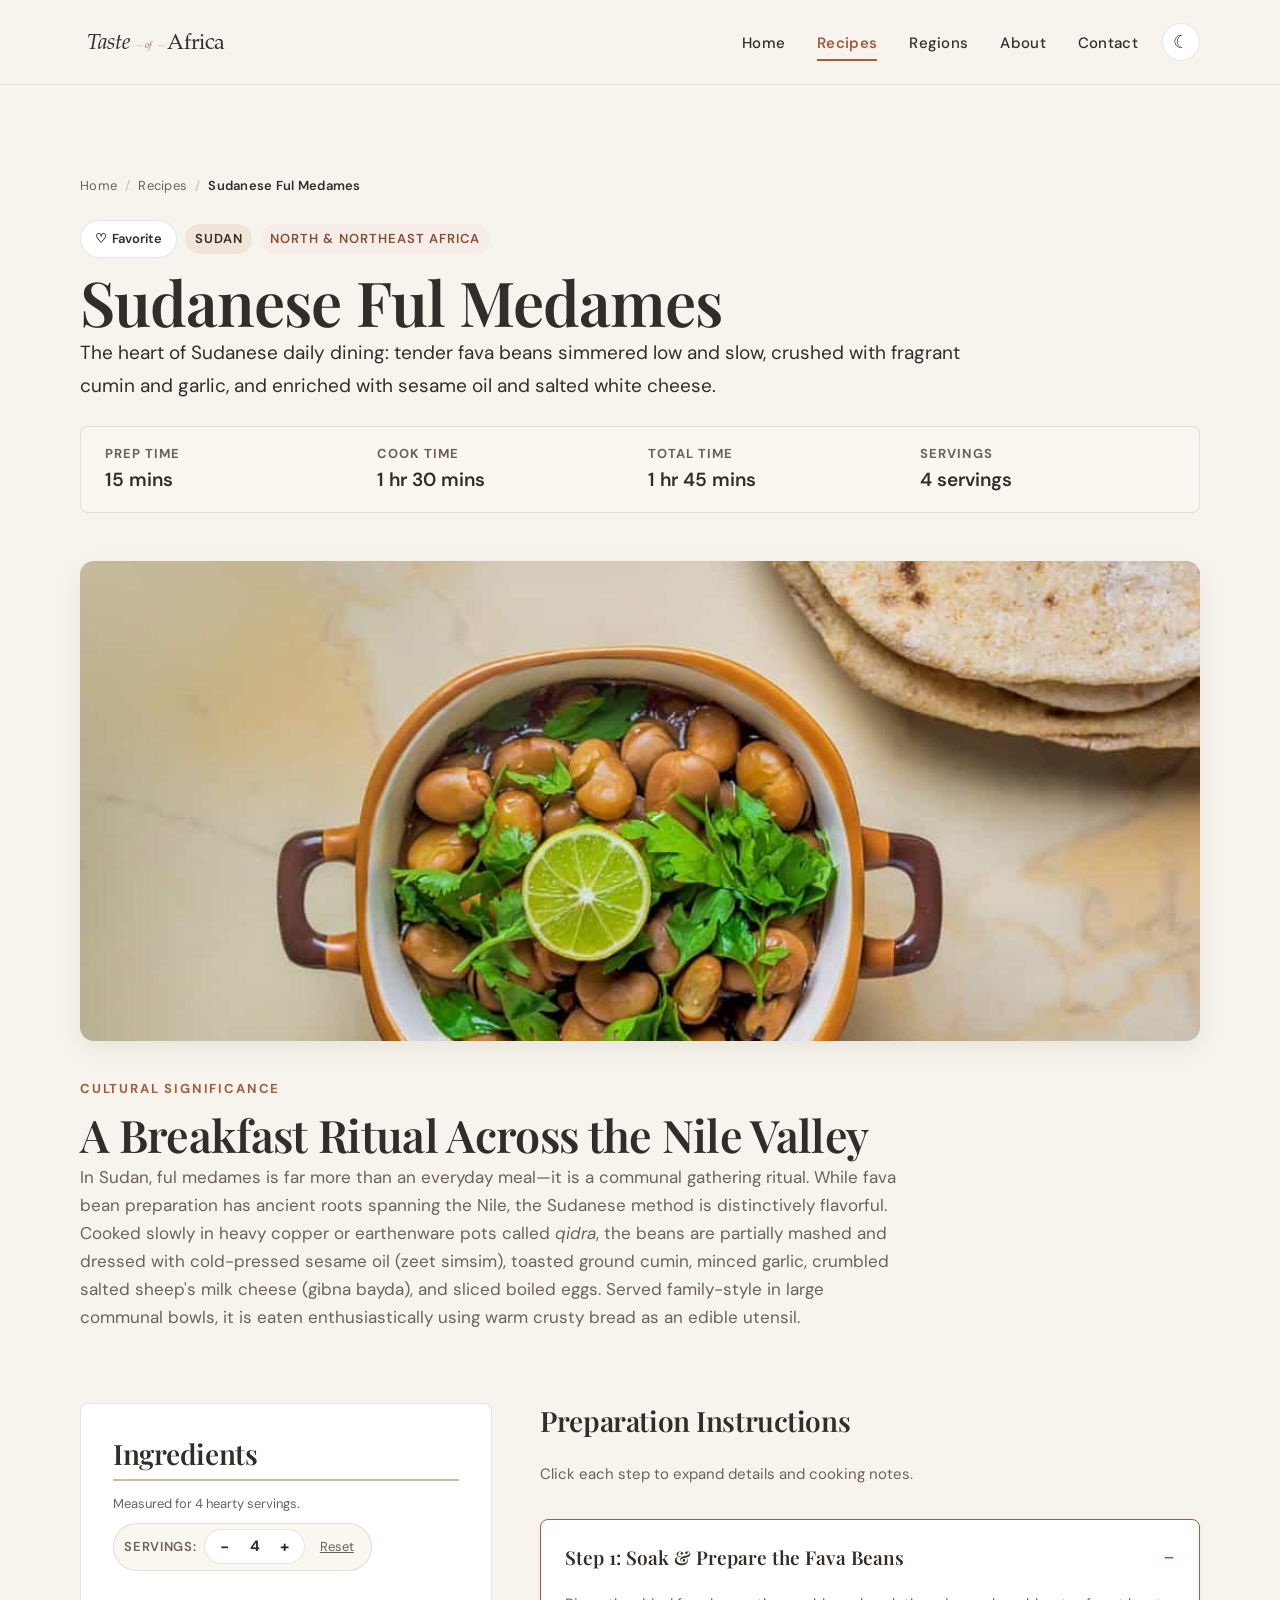
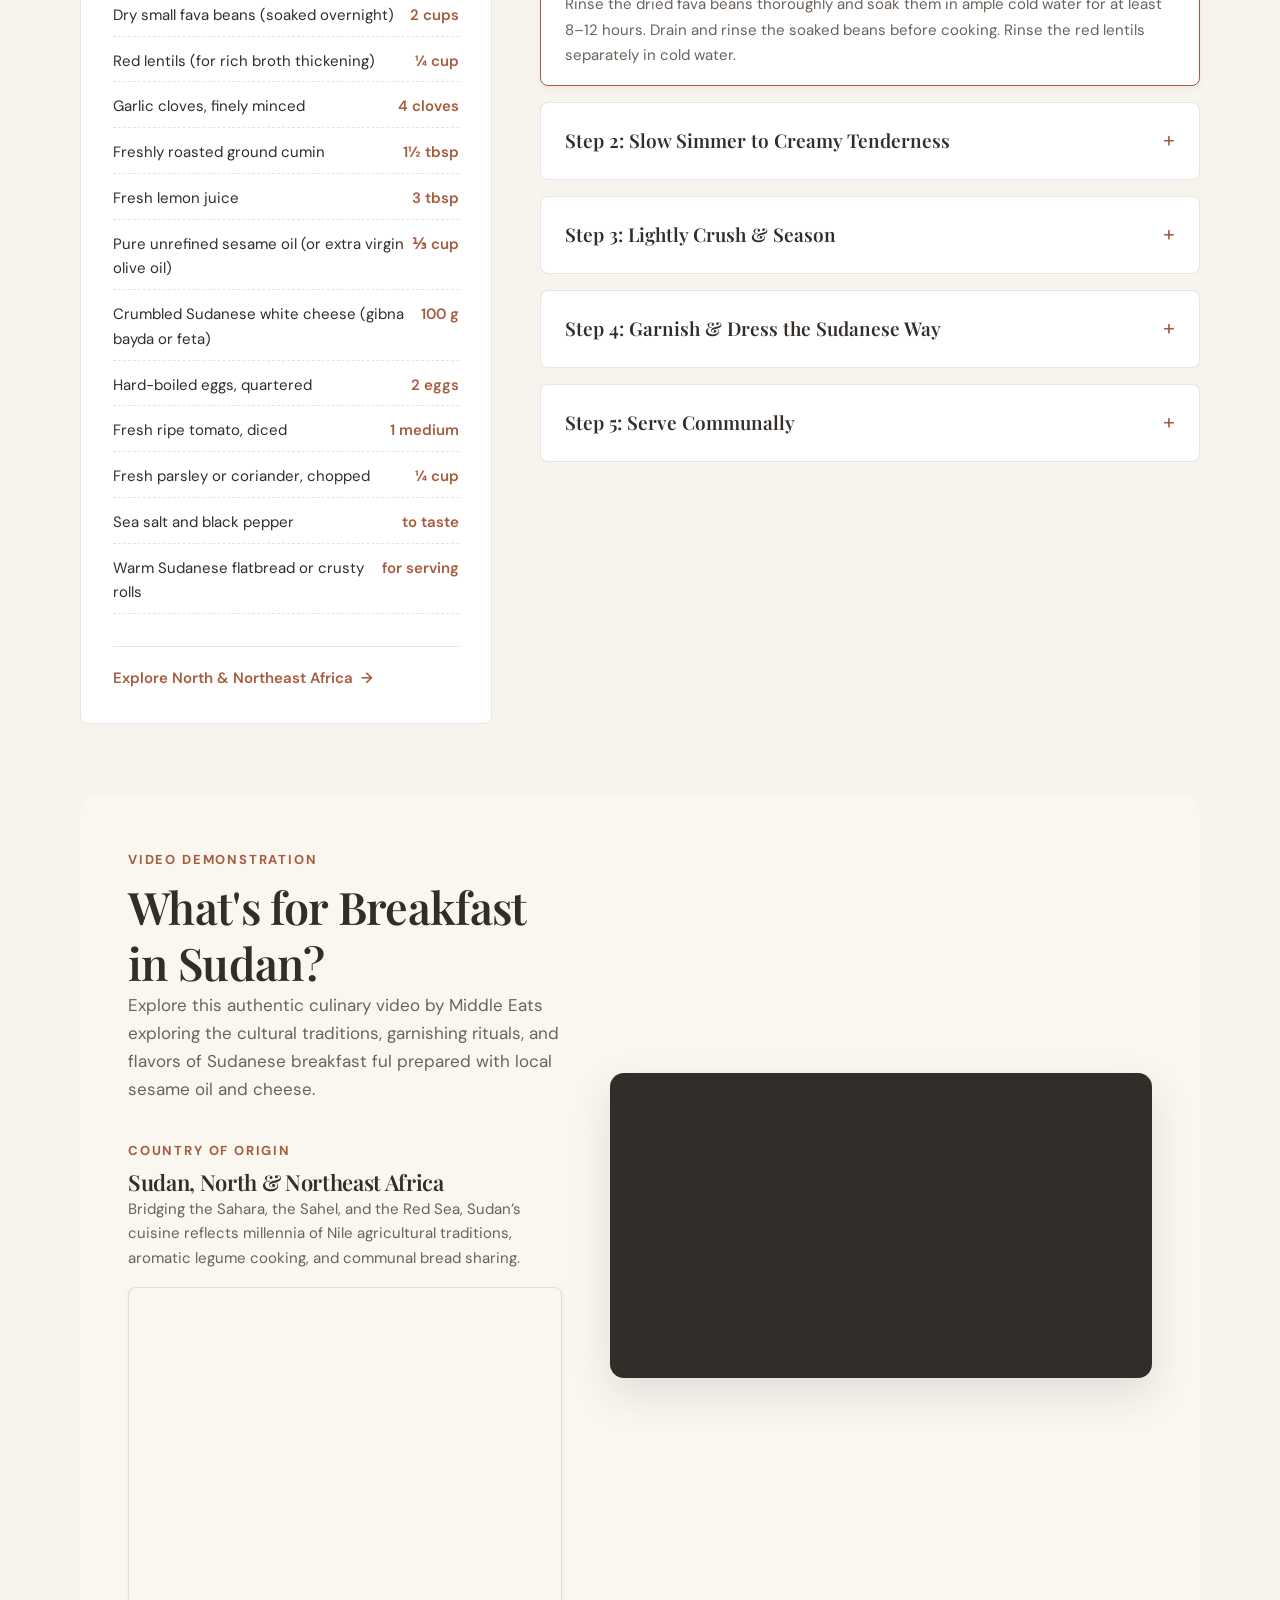
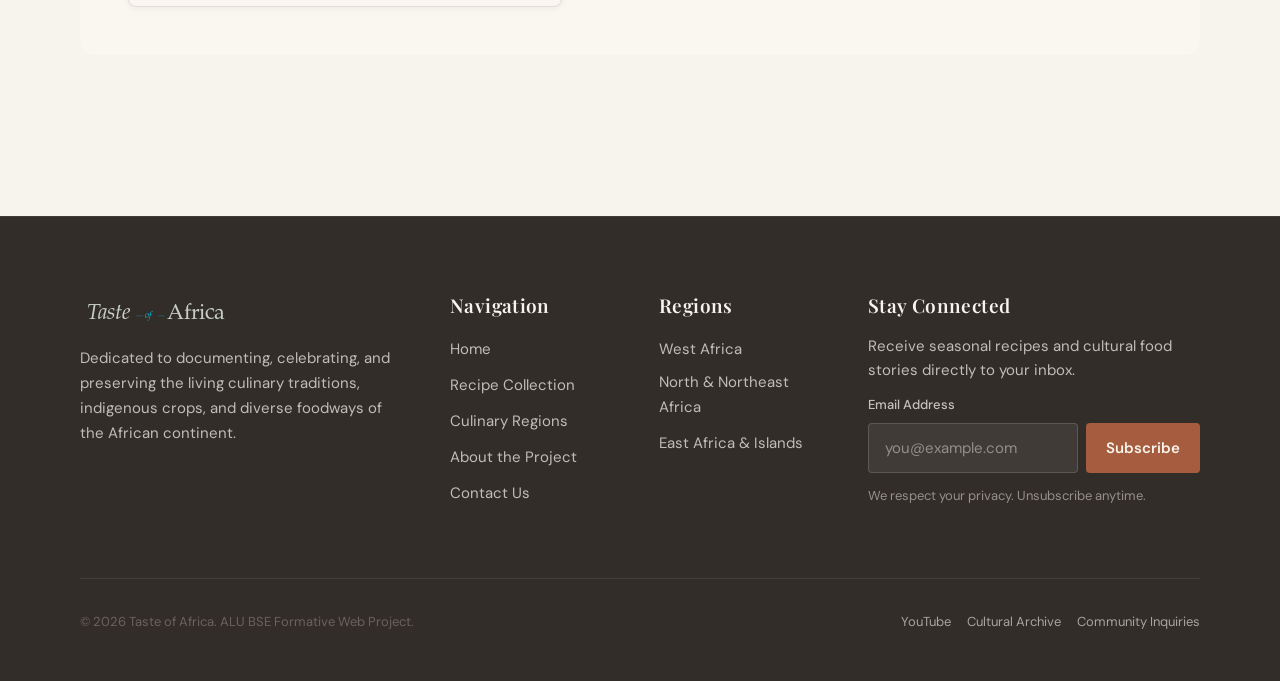
<file: pages/recipes/ful-medames.html>
<!DOCTYPE html>
<html lang="en">
<head>
  <meta charset="UTF-8">
  <meta name="viewport" content="width=device-width, initial-scale=1.0">
  <meta name="description" content="Traditional Sudanese Ful Medames recipe featuring slow-simmered fava beans seasoned with toasted cumin, garlic, sesame oil, and gibna bayda cheese.">
  <title>Sudanese Ful Medames Recipe — Taste of Africa</title>

  <link rel="preconnect" href="https://fonts.googleapis.com">
  <link rel="preconnect" href="https://fonts.gstatic.com" crossorigin>
  <link href="https://fonts.googleapis.com/css2?family=DM+Sans:ital,opsz,wght@0,9..40,400..700;1,9..40,400..700&family=Playfair+Display:ital,wght@0,500..800;1,500..800&display=swap" rel="stylesheet">

  <link rel="stylesheet" href="../../css/styles.css">
  <script src="../../js/script.js" defer></script>
</head>
<body>
  <a href="#main-content" class="skip-link">Skip to main content</a>

  <header class="site-header">
    <div class="container header-inner">
      <a href="../../index.html" class="brand" aria-label="Taste of Africa Home">
        <img src="../../assets/icons/logo.svg" alt="Taste of Africa" class="brand-logo" width="180" height="42">
      </a>

      <nav id="primary-nav" class="primary-nav" aria-label="Main Navigation">
        <ul class="nav-menu">
          <li><a href="../../index.html" class="nav-link">Home</a></li>
          <li><a href="index.html" class="nav-link active" aria-current="page">Recipes</a></li>
          <li><a href="../regions/north-northeast-africa.html" class="nav-link">Regions</a></li>
          <li><a href="../about.html" class="nav-link">About</a></li>
          <li><a href="../contact.html" class="nav-link">Contact</a></li>
        </ul>
      </nav>

      <div class="header-controls">
        <button type="button" class="theme-toggle" id="theme-toggle" aria-label="Switch to dark theme" title="Toggle theme">
          <span class="theme-toggle-icon" aria-hidden="true">&#9790;</span>
        </button>

        <button type="button" class="nav-toggle" aria-expanded="false" aria-controls="primary-nav" aria-label="Toggle navigation menu">
          <span class="nav-toggle-bar"></span>
          <span class="nav-toggle-bar"></span>
          <span class="nav-toggle-bar"></span>
        </button>
      </div>
    </div>
  </header>

  <main id="main-content" class="site-main">
    <article class="section">
      <div class="container">
        
        <nav class="breadcrumbs" aria-label="Breadcrumb">
          <a href="../../index.html">Home</a>
          <span class="breadcrumbs-separator">/</span>
          <a href="index.html">Recipes</a>
          <span class="breadcrumbs-separator">/</span>
          <span aria-current="page">Sudanese Ful Medames</span>
        </nav>

        <header class="recipe-header">
          <div class="badge-group">
            <button type="button" class="btn-favorite" data-recipe-id="ful-medames" aria-label="Add Sudanese Ful Medames to favorites">
              <span aria-hidden="true">&#9825;</span> Favorite
            </button>
            <span class="badge badge-sand">Sudan</span>
            <a href="../regions/north-northeast-africa.html" class="badge badge-terracotta">North &amp; Northeast Africa</a>
          </div>
          <h1>Sudanese Ful Medames</h1>
          <p class="lead">
            The heart of Sudanese daily dining: tender fava beans simmered low and slow, crushed with fragrant cumin and garlic, and enriched with sesame oil and salted white cheese.
          </p>

          <div class="recipe-meta-grid">
            <div class="recipe-meta-item">
              <span class="recipe-meta-label">Prep Time</span>
              <span class="recipe-meta-value">15 mins</span>
            </div>
            <div class="recipe-meta-item">
              <span class="recipe-meta-label">Cook Time</span>
              <span class="recipe-meta-value">1 hr 30 mins</span>
            </div>
            <div class="recipe-meta-item">
              <span class="recipe-meta-label">Total Time</span>
              <span class="recipe-meta-value">1 hr 45 mins</span>
            </div>
            <div class="recipe-meta-item">
              <span class="recipe-meta-label">Servings</span>
              <span class="recipe-meta-value" id="servings-display">4 servings</span>
            </div>
          </div>
        </header>

        <figure class="recipe-hero-image">
          <img src="../../assets/images/ful-medames.jpg" alt="Bowl of Sudanese Ful Medames topped with hard-boiled eggs, olive oil, and herbs">
          <figcaption>
            Sudanese Ful Medames served warm with traditional garnishes and crusty bread.
          </figcaption>
        </figure>

        <section class="recipe-story">
          <span class="eyebrow">Cultural Significance</span>
          <h2>A Breakfast Ritual Across the Nile Valley</h2>
          <p>
            In Sudan, ful medames is far more than an everyday meal—it is a communal gathering ritual. While fava bean preparation has ancient roots spanning the Nile, the Sudanese method is distinctively flavorful. Cooked slowly in heavy copper or earthenware pots called <em>qidra</em>, the beans are partially mashed and dressed with cold-pressed sesame oil (zeet simsim), toasted ground cumin, minced garlic, crumbled salted sheep's milk cheese (gibna bayda), and sliced boiled eggs. Served family-style in large communal bowls, it is eaten enthusiastically using warm crusty bread as an edible utensil.
          </p>
        </section>

        <div class="recipe-content-grid">
          
          <aside class="ingredients-panel" aria-labelledby="ingredients-heading">
            <h3 id="ingredients-heading">Ingredients</h3>
            <p class="subtle-text">Measured for 4 hearty servings.</p>
            
            <ul class="ingredients-list" id="ingredients-list">
              <li>
                <span>Dry small fava beans (soaked overnight)</span>
                <span class="ingredient-amount" data-base-qty="2" data-unit="cups">2 cups</span>
              </li>
              <li>
                <span>Red lentils (for rich broth thickening)</span>
                <span class="ingredient-amount" data-base-qty="0.25" data-unit="cup">¼ cup</span>
              </li>
              <li>
                <span>Garlic cloves, finely minced</span>
                <span class="ingredient-amount" data-base-qty="4" data-unit="cloves">4 cloves</span>
              </li>
              <li>
                <span>Freshly roasted ground cumin</span>
                <span class="ingredient-amount" data-base-qty="1.5" data-unit="tbsp">1½ tbsp</span>
              </li>
              <li>
                <span>Fresh lemon juice</span>
                <span class="ingredient-amount" data-base-qty="3" data-unit="tbsp">3 tbsp</span>
              </li>
              <li>
                <span>Pure unrefined sesame oil (or extra virgin olive oil)</span>
                <span class="ingredient-amount" data-base-qty="0.33" data-unit="cup">⅓ cup</span>
              </li>
              <li>
                <span>Crumbled Sudanese white cheese (gibna bayda or feta)</span>
                <span class="ingredient-amount" data-base-qty="100" data-unit="g">100 g</span>
              </li>
              <li>
                <span>Hard-boiled eggs, quartered</span>
                <span class="ingredient-amount" data-base-qty="2" data-unit="eggs">2 eggs</span>
              </li>
              <li>
                <span>Fresh ripe tomato, diced</span>
                <span class="ingredient-amount" data-base-qty="1" data-unit="medium">1 medium</span>
              </li>
              <li>
                <span>Fresh parsley or coriander, chopped</span>
                <span class="ingredient-amount" data-base-qty="0.25" data-unit="cup">¼ cup</span>
              </li>
              <li>
                <span>Sea salt and black pepper</span>
                <span class="ingredient-amount" data-base-qty="1" data-unit="to taste">to taste</span>
              </li>
              <li>
                <span>Warm Sudanese flatbread or crusty rolls</span>
                <span class="ingredient-amount" data-base-qty="4" data-unit="pieces">for serving</span>
              </li>
            </ul>

            <div class="ingredients-footer">
              <a href="../regions/north-northeast-africa.html" class="btn-link">Explore North &amp; Northeast Africa</a>
            </div>
          </aside>

          <div class="instructions-panel" aria-labelledby="instructions-heading">
            <h3 id="instructions-heading">Preparation Instructions</h3>
            <p class="instructions-hint">
              Click each step to expand details and cooking notes.
            </p>

            <details class="recipe-step" open>
              <summary>Step 1: Soak &amp; Prepare the Fava Beans</summary>
              <p>
                Rinse the dried fava beans thoroughly and soak them in ample cold water for at least 8–12 hours. Drain and rinse the soaked beans before cooking. Rinse the red lentils separately in cold water.
              </p>
            </details>

            <details class="recipe-step">
              <summary>Step 2: Slow Simmer to Creamy Tenderness</summary>
              <p>
                Transfer the soaked fava beans and red lentils into a heavy pot or Dutch oven. Cover with fresh water by at least 3 inches above the beans. Bring to a boil over medium-high heat, skimming off any foam. Once boiling, reduce the heat to the lowest possible setting, cover with a tight-fitting lid, and simmer gently for 1½ to 2 hours until the beans are completely tender and can be easily mashed between your fingers. Keep hot water nearby to top up if the pot becomes dry.
              </p>
            </details>

            <details class="recipe-step">
              <summary>Step 3: Lightly Crush &amp; Season</summary>
              <p>
                Once tender, use a potato masher or the back of a large wooden spoon to crush approximately half of the beans directly in the pot. This creates the classic contrast between whole soft beans and a velvety, starchy sauce. Stir in the minced garlic, ground cumin, and sea salt. Simmer uncovered for 5 minutes to meld the aromatics.
              </p>
            </details>

            <details class="recipe-step">
              <summary>Step 4: Garnish &amp; Dress the Sudanese Way</summary>
              <p>
                Ladle the hot ful into wide, shallow serving bowls. Squeeze fresh lemon juice across the top. Generously drizzle with golden toasted sesame oil. Scatter diced fresh tomatoes, crumbled gibna bayda cheese, quartered boiled eggs, and finely chopped parsley across the surface.
              </p>
            </details>

            <details class="recipe-step">
              <summary>Step 5: Serve Communally</summary>
              <p>
                Serve immediately alongside warm crusty bread or hearth-baked flatbreads. Guests tear pieces of bread and scoop the seasoned beans directly from the plate, catching garnishes in each bite.
              </p>
            </details>

          </div>
        </div>

        <section class="section-warm section-card mt-2xl">
          <div class="video-section-inner">
            <div>
              <span class="eyebrow">Video Demonstration</span>
              <h2>What's for Breakfast in Sudan?</h2>
              <p>
                Explore this authentic culinary video by Middle Eats exploring the cultural traditions, garnishing rituals, and flavors of Sudanese breakfast ful prepared with local sesame oil and cheese.
              </p>
              
              <div class="recipe-origin-box">
                <span class="eyebrow">Country of Origin</span>
                <h3 class="origin-heading">Sudan, North &amp; Northeast Africa</h3>
                <p class="origin-description">
                  Bridging the Sahara, the Sahel, and the Red Sea, Sudan’s cuisine reflects millennia of Nile agricultural traditions, aromatic legume cooking, and communal bread sharing.
                </p>
                <div class="map-wrapper">
                  <iframe 
                    src="https://maps.google.com/maps?q=Sudan&t=&z=5&ie=UTF8&iwloc=&output=embed" 
                    title="Map of Sudan, Country of Origin for Sudanese Ful Medames"
                    loading="lazy">
                  </iframe>
                </div>
              </div>
            </div>

            <div class="video-wrapper">
              <iframe 
                src="https://www.youtube.com/embed/b6IXgY6zcdo" 
                title="Sudanese Ful Medames Breakfast Video by Middle Eats"
                allow="accelerometer; autoplay; clipboard-write; encrypted-media; gyroscope; picture-in-picture; web-share" 
                referrerpolicy="strict-origin-when-cross-origin" 
                allowfullscreen
                loading="lazy">
              </iframe>
            </div>
          </div>
        </section>

      </div>
    </article>
  </main>

  <footer class="site-footer">
    <div class="container">
      <div class="footer-grid">
        <div class="footer-brand">
          <a href="../../index.html" class="brand" aria-label="Taste of Africa Home">
            <img src="../../assets/icons/logo.svg" alt="Taste of Africa" class="brand-logo" width="160" height="38">
          </a>
          <p>Dedicated to documenting, celebrating, and preserving the living culinary traditions, indigenous crops, and diverse foodways of the African continent.</p>
        </div>

        <div class="footer-col">
          <h4 class="footer-heading">Navigation</h4>
          <ul class="footer-links">
            <li><a href="../../index.html">Home</a></li>
            <li><a href="index.html">Recipe Collection</a></li>
            <li><a href="../regions/west-africa.html">Culinary Regions</a></li>
            <li><a href="../about.html">About the Project</a></li>
            <li><a href="../contact.html">Contact Us</a></li>
          </ul>
        </div>

        <div class="footer-col">
          <h4 class="footer-heading">Regions</h4>
          <ul class="footer-links">
            <li><a href="../regions/west-africa.html">West Africa</a></li>
            <li><a href="../regions/north-northeast-africa.html">North &amp; Northeast Africa</a></li>
            <li><a href="../regions/east-africa-islands.html">East Africa &amp; Islands</a></li>
          </ul>
        </div>

        <div class="footer-col">
          <h4 class="footer-heading">Stay Connected</h4>
          <p class="footer-description">Receive seasonal recipes and cultural food stories directly to your inbox.</p>
          <form class="newsletter-form" action="#" method="post" onsubmit="event.preventDefault(); alert('Thank you for subscribing to Taste of Africa newsletter!'); this.reset();">
            <label for="newsletter-email">Email Address</label>
            <div class="newsletter-input-group">
              <input type="email" id="newsletter-email" name="email" class="newsletter-input" placeholder="you@example.com" required>
              <button type="submit" class="newsletter-button">Subscribe</button>
            </div>
            <span class="newsletter-note">We respect your privacy. Unsubscribe anytime.</span>
          </form>
        </div>
      </div>

      <div class="footer-bottom">
        <p>&copy; 2026 Taste of Africa. ALU BSE Formative Web Project.</p>
        <div class="social-links" aria-label="Social Media and Reference Links">
          <a href="https://www.youtube.com/@BestEverFoodReviewShow" class="social-link" target="_blank" rel="noopener noreferrer">YouTube</a>
          <a href="../about.html" class="social-link">Cultural Archive</a>
          <a href="../contact.html" class="social-link">Community Inquiries</a>
        </div>
      </div>
    </div>
  </footer>
</body>
</html>
</file>
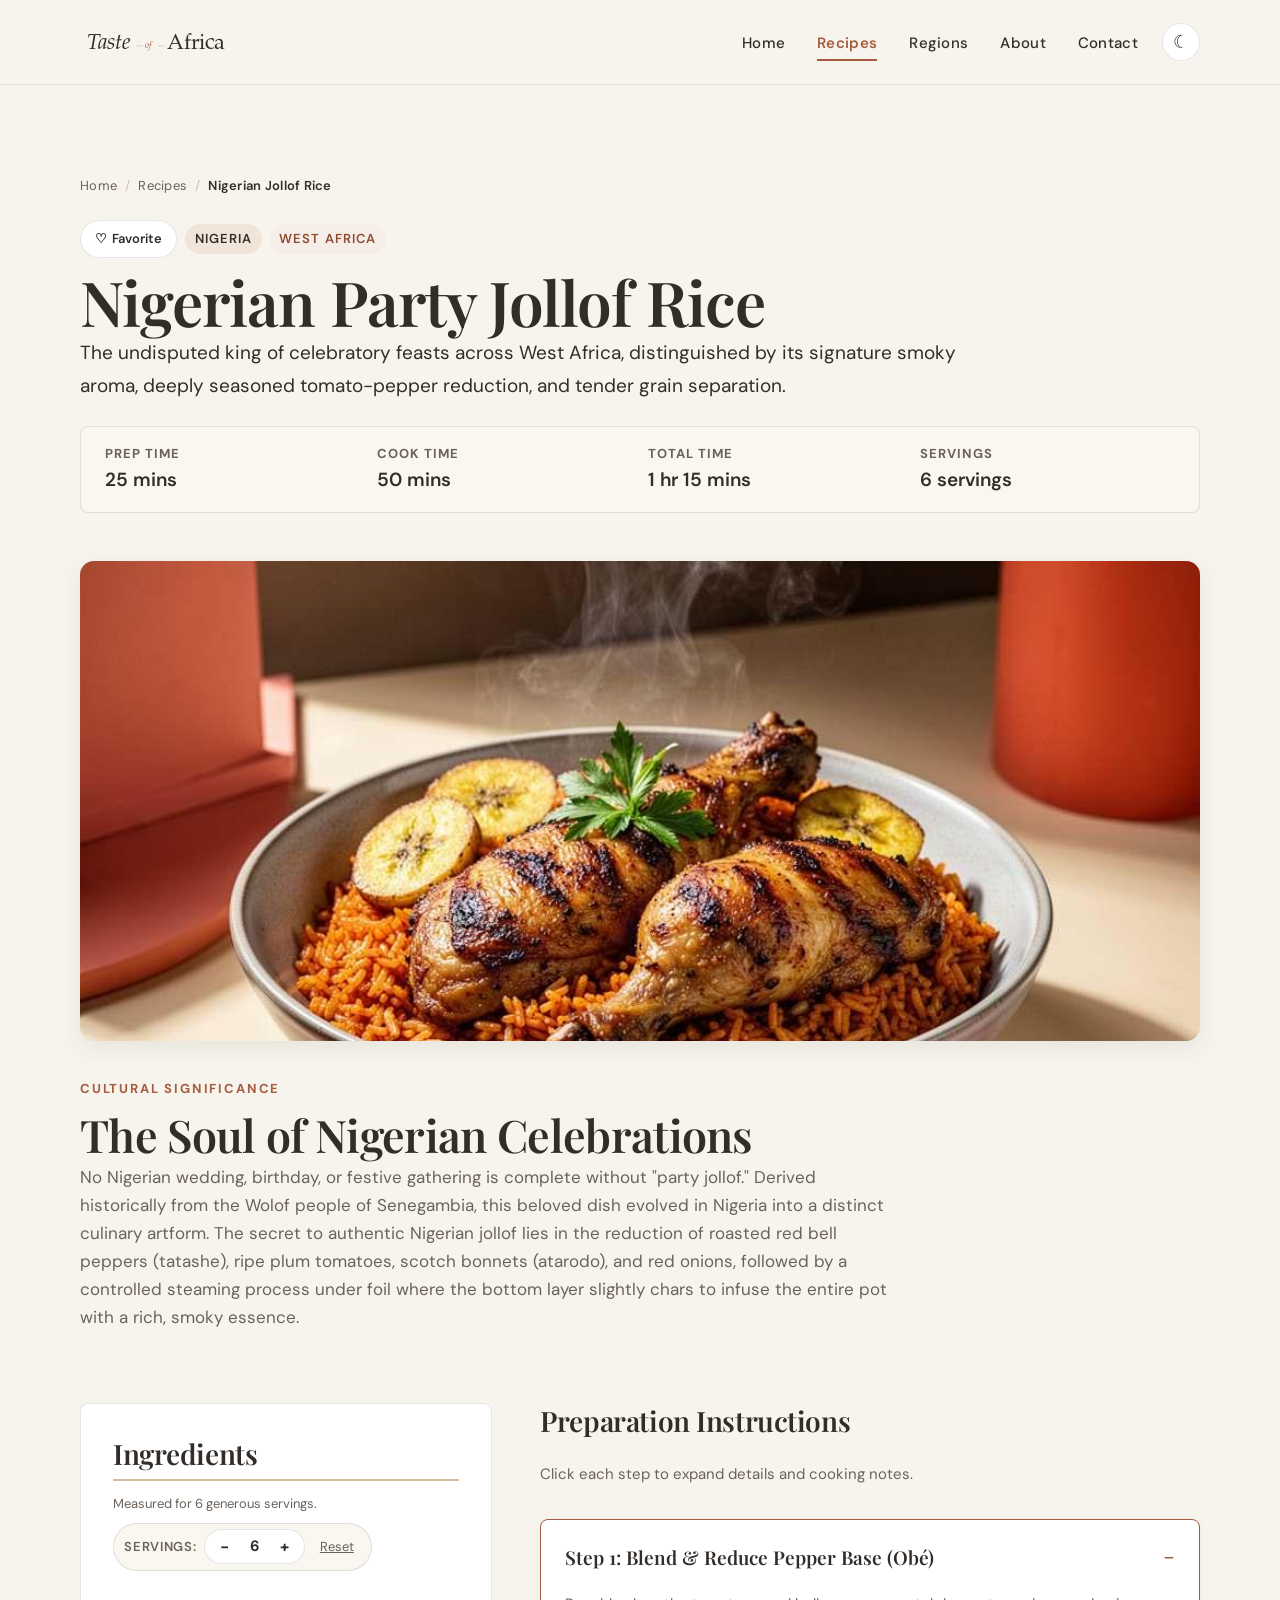
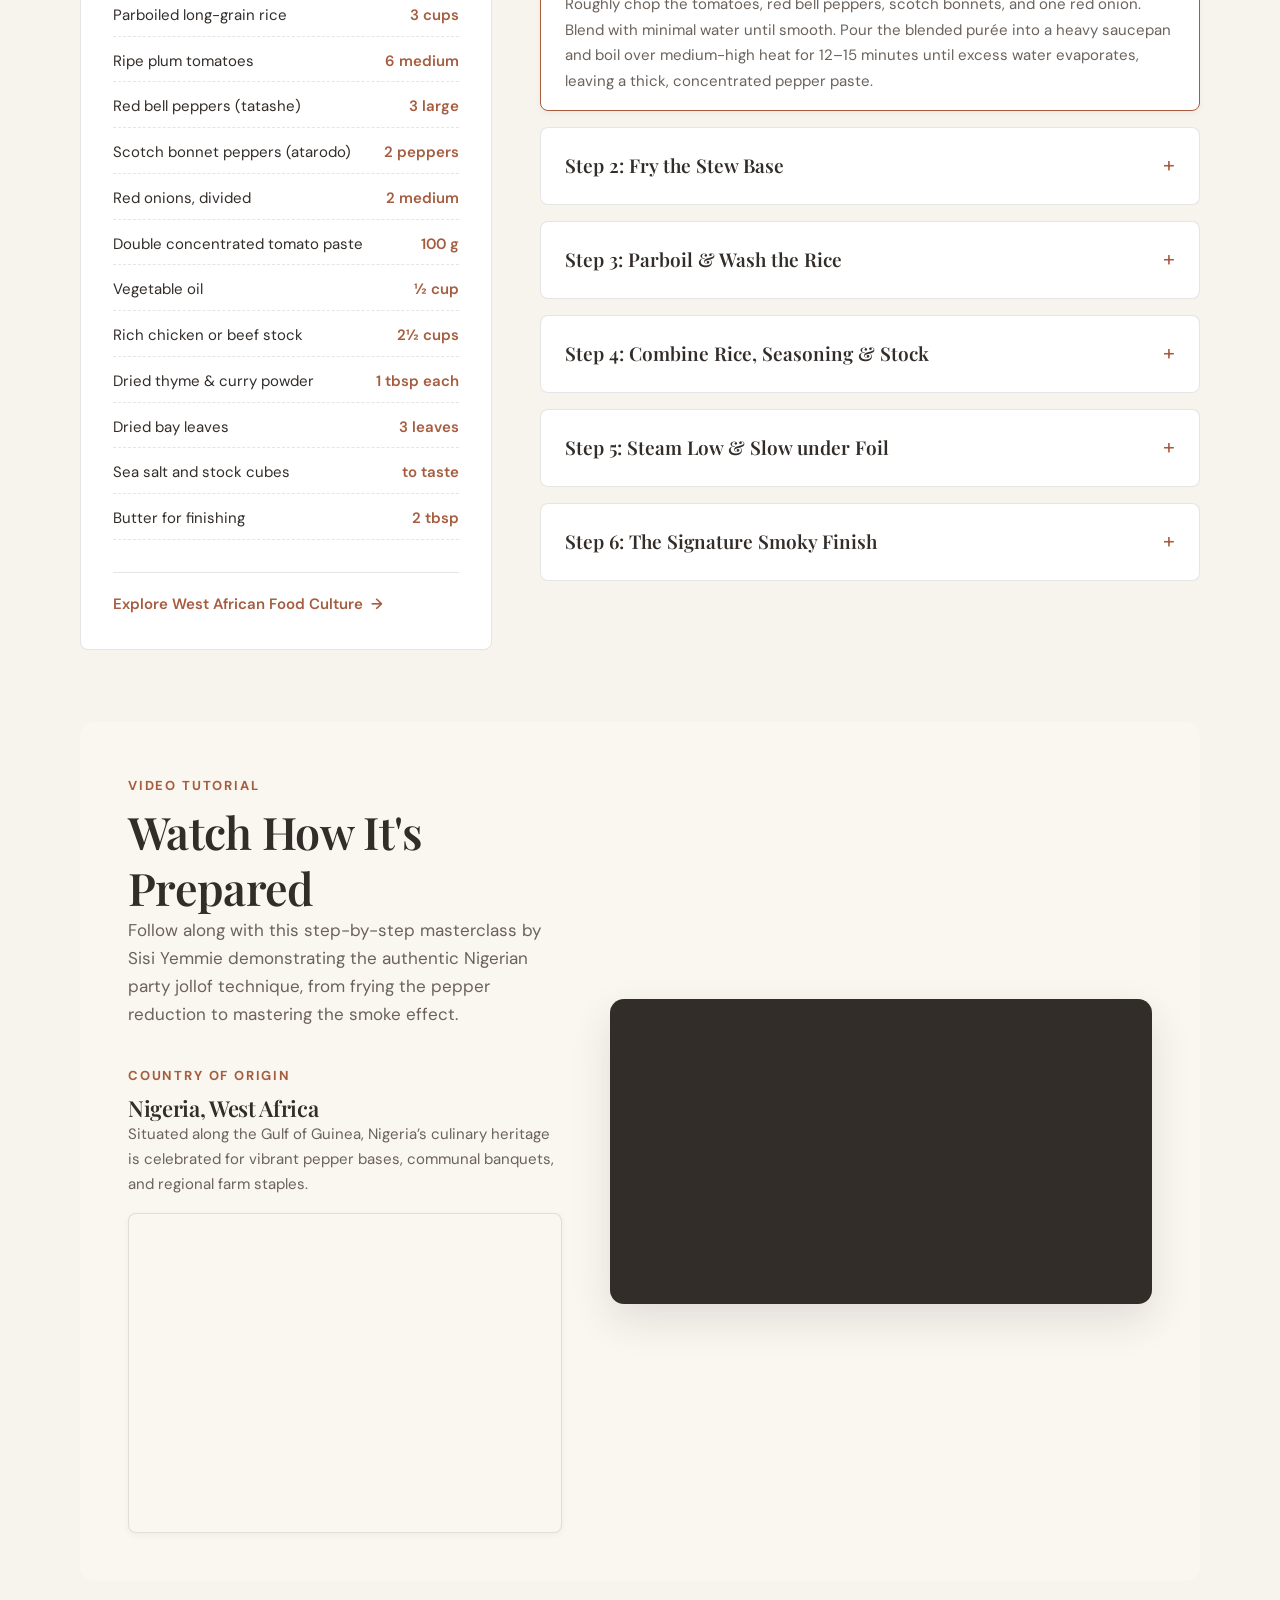
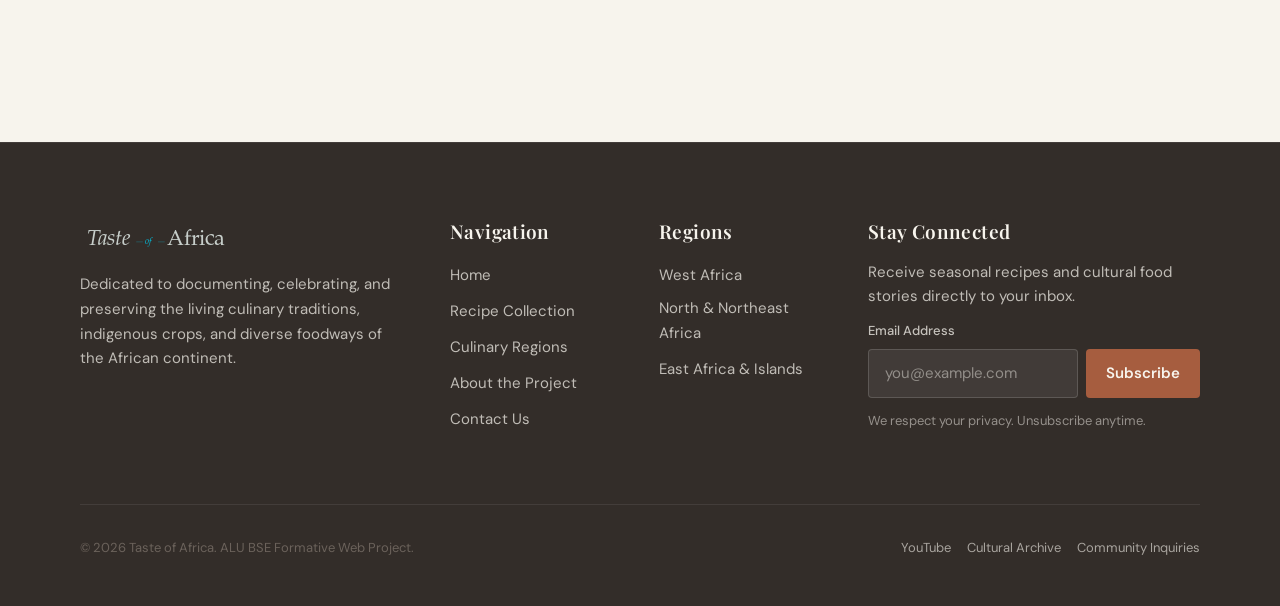
<file: pages/recipes/jollof-rice.html>
<!DOCTYPE html>
<html lang="en">
<head>
  <meta charset="UTF-8">
  <meta name="viewport" content="width=device-width, initial-scale=1.0">
  <meta name="description" content="Authentic Nigerian Party Jollof Rice recipe featuring smoky parboiled rice simmered in a seasoned tomato-pepper reduction with thyme and bay leaves.">
  <title>Nigerian Jollof Rice Recipe — Taste of Africa</title>

  <link rel="preconnect" href="https://fonts.googleapis.com">
  <link rel="preconnect" href="https://fonts.gstatic.com" crossorigin>
  <link href="https://fonts.googleapis.com/css2?family=DM+Sans:ital,opsz,wght@0,9..40,400..700;1,9..40,400..700&family=Playfair+Display:ital,wght@0,500..800;1,500..800&display=swap" rel="stylesheet">

  <link rel="stylesheet" href="../../css/styles.css">
  <script src="../../js/script.js" defer></script>
</head>
<body>
  <a href="#main-content" class="skip-link">Skip to main content</a>

  <header class="site-header">
    <div class="container header-inner">
      <a href="../../index.html" class="brand" aria-label="Taste of Africa Home">
        <img src="../../assets/icons/logo.svg" alt="Taste of Africa" class="brand-logo" width="180" height="42">
      </a>

      <nav id="primary-nav" class="primary-nav" aria-label="Main Navigation">
        <ul class="nav-menu">
          <li><a href="../../index.html" class="nav-link">Home</a></li>
          <li><a href="index.html" class="nav-link active" aria-current="page">Recipes</a></li>
          <li><a href="../regions/west-africa.html" class="nav-link">Regions</a></li>
          <li><a href="../about.html" class="nav-link">About</a></li>
          <li><a href="../contact.html" class="nav-link">Contact</a></li>
        </ul>
      </nav>

      <div class="header-controls">
        <button type="button" class="theme-toggle" id="theme-toggle" aria-label="Switch to dark theme" title="Toggle theme">
          <span class="theme-toggle-icon" aria-hidden="true">&#9790;</span>
        </button>

        <button type="button" class="nav-toggle" aria-expanded="false" aria-controls="primary-nav" aria-label="Toggle navigation menu">
          <span class="nav-toggle-bar"></span>
          <span class="nav-toggle-bar"></span>
          <span class="nav-toggle-bar"></span>
        </button>
      </div>
    </div>
  </header>

  <main id="main-content" class="site-main">
    <article class="section">
      <div class="container">
        
        <nav class="breadcrumbs" aria-label="Breadcrumb">
          <a href="../../index.html">Home</a>
          <span class="breadcrumbs-separator">/</span>
          <a href="index.html">Recipes</a>
          <span class="breadcrumbs-separator">/</span>
          <span aria-current="page">Nigerian Jollof Rice</span>
        </nav>

        <header class="recipe-header">
          <div class="badge-group">
            <button type="button" class="btn-favorite" data-recipe-id="jollof-rice" aria-label="Add Nigerian Jollof Rice to favorites">
              <span aria-hidden="true">&#9825;</span> Favorite
            </button>
            <span class="badge badge-sand">Nigeria</span>
            <a href="../regions/west-africa.html" class="badge badge-terracotta">West Africa</a>
          </div>
          <h1>Nigerian Party Jollof Rice</h1>
          <p class="lead">
            The undisputed king of celebratory feasts across West Africa, distinguished by its signature smoky aroma, deeply seasoned tomato-pepper reduction, and tender grain separation.
          </p>

          <div class="recipe-meta-grid">
            <div class="recipe-meta-item">
              <span class="recipe-meta-label">Prep Time</span>
              <span class="recipe-meta-value">25 mins</span>
            </div>
            <div class="recipe-meta-item">
              <span class="recipe-meta-label">Cook Time</span>
              <span class="recipe-meta-value">50 mins</span>
            </div>
            <div class="recipe-meta-item">
              <span class="recipe-meta-label">Total Time</span>
              <span class="recipe-meta-value">1 hr 15 mins</span>
            </div>
            <div class="recipe-meta-item">
              <span class="recipe-meta-label">Servings</span>
              <span class="recipe-meta-value" id="servings-display">6 servings</span>
            </div>
          </div>
        </header>

        <figure class="recipe-hero-image">
          <img src="../../assets/images/jollof-rice.jpg" alt="Rich orange Nigerian Party Jollof Rice served with vegetables and herbs">
          <figcaption>
            Nigerian Party Jollof Rice slow-cooked in a sealed pot to develop the prized smoky reduction.
          </figcaption>
        </figure>

        <section class="recipe-story">
          <span class="eyebrow">Cultural Significance</span>
          <h2>The Soul of Nigerian Celebrations</h2>
          <p>
            No Nigerian wedding, birthday, or festive gathering is complete without "party jollof." Derived historically from the Wolof people of Senegambia, this beloved dish evolved in Nigeria into a distinct culinary artform. The secret to authentic Nigerian jollof lies in the reduction of roasted red bell peppers (tatashe), ripe plum tomatoes, scotch bonnets (atarodo), and red onions, followed by a controlled steaming process under foil where the bottom layer slightly chars to infuse the entire pot with a rich, smoky essence.
          </p>
        </section>

        <div class="recipe-content-grid">
          
          <!-- Ingredients Column -->
          <aside class="ingredients-panel" aria-labelledby="ingredients-heading">
            <h3 id="ingredients-heading">Ingredients</h3>
            <p class="subtle-text">Measured for 6 generous servings.</p>
            
            <ul class="ingredients-list" id="ingredients-list">
              <li>
                <span>Parboiled long-grain rice</span>
                <span class="ingredient-amount" data-base-qty="3" data-unit="cups">3 cups</span>
              </li>
              <li>
                <span>Ripe plum tomatoes</span>
                <span class="ingredient-amount" data-base-qty="6" data-unit="medium">6 medium</span>
              </li>
              <li>
                <span>Red bell peppers (tatashe)</span>
                <span class="ingredient-amount" data-base-qty="3" data-unit="large">3 large</span>
              </li>
              <li>
                <span>Scotch bonnet peppers (atarodo)</span>
                <span class="ingredient-amount" data-base-qty="2" data-unit="peppers">2 peppers</span>
              </li>
              <li>
                <span>Red onions, divided</span>
                <span class="ingredient-amount" data-base-qty="2" data-unit="medium">2 medium</span>
              </li>
              <li>
                <span>Double concentrated tomato paste</span>
                <span class="ingredient-amount" data-base-qty="100" data-unit="g">100 g</span>
              </li>
              <li>
                <span>Vegetable oil</span>
                <span class="ingredient-amount" data-base-qty="0.5" data-unit="cup">½ cup</span>
              </li>
              <li>
                <span>Rich chicken or beef stock</span>
                <span class="ingredient-amount" data-base-qty="2.5" data-unit="cups">2½ cups</span>
              </li>
              <li>
                <span>Dried thyme &amp; curry powder</span>
                <span class="ingredient-amount" data-base-qty="1" data-unit="tbsp each">1 tbsp each</span>
              </li>
              <li>
                <span>Dried bay leaves</span>
                <span class="ingredient-amount" data-base-qty="3" data-unit="leaves">3 leaves</span>
              </li>
              <li>
                <span>Sea salt and stock cubes</span>
                <span class="ingredient-amount" data-base-qty="1" data-unit="to taste">to taste</span>
              </li>
              <li>
                <span>Butter for finishing</span>
                <span class="ingredient-amount" data-base-qty="2" data-unit="tbsp">2 tbsp</span>
              </li>
            </ul>

            <div class="ingredients-footer">
              <a href="../regions/west-africa.html" class="btn-link">Explore West African Food Culture</a>
            </div>
          </aside>

          <!-- Instructions Column -->
          <div class="instructions-panel" aria-labelledby="instructions-heading">
            <h3 id="instructions-heading">Preparation Instructions</h3>
            <p class="instructions-hint">
              Click each step to expand details and cooking notes.
            </p>

            <details class="recipe-step" open>
              <summary>Step 1: Blend &amp; Reduce Pepper Base (Obé)</summary>
              <p>
                Roughly chop the tomatoes, red bell peppers, scotch bonnets, and one red onion. Blend with minimal water until smooth. Pour the blended purée into a heavy saucepan and boil over medium-high heat for 12–15 minutes until excess water evaporates, leaving a thick, concentrated pepper paste.
              </p>
            </details>

            <details class="recipe-step">
              <summary>Step 2: Fry the Stew Base</summary>
              <p>
                Heat ½ cup of vegetable oil in a large Dutch oven or cast-iron pot over medium heat. Slice the second red onion and fry gently until fragrant and translucent. Add the tomato paste and fry for 5–7 minutes, stirring constantly to remove raw acidity. Pour in the boiled pepper purée, dried thyme, curry powder, and bay leaves. Fry for 15–20 minutes until the oil separates to the top.
              </p>
            </details>

            <details class="recipe-step">
              <summary>Step 3: Parboil &amp; Wash the Rice</summary>
              <p>
                Thoroughly wash the parboiled rice in warm water multiple times until the water runs completely clear, removing excess starch that prevents clumpiness. Drain the washed rice completely in a fine-mesh colander.
              </p>
            </details>

            <details class="recipe-step">
              <summary>Step 4: Combine Rice, Seasoning &amp; Stock</summary>
              <p>
                Pour the rich chicken or beef stock into the fried tomato stew. Season with salt and crushed stock cubes to taste; the liquid should taste slightly more seasoned than desired, as the rice will absorb flavor. Add the drained rice and stir thoroughly to ensure every grain is coated in sauce. The liquid level should just graze the surface of the rice.
              </p>
            </details>

            <details class="recipe-step">
              <summary>Step 5: Steam Low &amp; Slow under Foil</summary>
              <p>
                Cover the pot tightly with aluminum foil or parchment paper before sealing with the heavy lid. Turn the heat down to low. Allow the rice to cook in trapped steam for 25–30 minutes without opening the lid. Steam is what cooks jollof rice tenderly, not excess water.
              </p>
            </details>

            <details class="recipe-step">
              <summary>Step 6: The Signature Smoky Finish</summary>
              <p>
                Once the liquid is absorbed and the grains are tender, remove the foil. Drop in 2 tablespoons of butter and optional sliced fresh tomatoes or onions. Increase the heat to medium-low for 3–5 minutes, allowing the bottom layer of rice to lightly scorch. Stir gently with a wooden paddle from the bottom up to distribute the smoky party aroma throughout the pot. Serve hot with fried plantains.
              </p>
            </details>

          </div>
        </div>

        <!-- Video Tutorial & Map Section -->
        <section class="section-warm section-card mt-2xl">
          <div class="video-section-inner">
            <div>
              <span class="eyebrow">Video Tutorial</span>
              <h2>Watch How It's Prepared</h2>
              <p>
                Follow along with this step-by-step masterclass by Sisi Yemmie demonstrating the authentic Nigerian party jollof technique, from frying the pepper reduction to mastering the smoke effect.
              </p>
              
              <div class="recipe-origin-box">
                <span class="eyebrow">Country of Origin</span>
                <h3 class="origin-heading">Nigeria, West Africa</h3>
                <p class="origin-description">
                  Situated along the Gulf of Guinea, Nigeria’s culinary heritage is celebrated for vibrant pepper bases, communal banquets, and regional farm staples.
                </p>
                <div class="map-wrapper">
                  <iframe 
                    src="https://maps.google.com/maps?q=Nigeria&t=&z=5&ie=UTF8&iwloc=&output=embed" 
                    title="Map of Nigeria, Country of Origin for Nigerian Jollof Rice"
                    loading="lazy">
                  </iframe>
                </div>
              </div>
            </div>

            <div class="video-wrapper">
              <iframe 
                src="https://www.youtube.com/embed/nZJm84Iemeo" 
                title="Nigerian Party Jollof Rice Tutorial by Sisi Yemmie"
                allow="accelerometer; autoplay; clipboard-write; encrypted-media; gyroscope; picture-in-picture; web-share" 
                referrerpolicy="strict-origin-when-cross-origin" 
                allowfullscreen
                loading="lazy">
              </iframe>
            </div>
          </div>
        </section>

      </div>
    </article>
  </main>

  <footer class="site-footer">
    <div class="container">
      <div class="footer-grid">
        <div class="footer-brand">
          <a href="../../index.html" class="brand" aria-label="Taste of Africa Home">
            <img src="../../assets/icons/logo.svg" alt="Taste of Africa" class="brand-logo" width="160" height="38">
          </a>
          <p>Dedicated to documenting, celebrating, and preserving the living culinary traditions, indigenous crops, and diverse foodways of the African continent.</p>
        </div>

        <div class="footer-col">
          <h4 class="footer-heading">Navigation</h4>
          <ul class="footer-links">
            <li><a href="../../index.html">Home</a></li>
            <li><a href="index.html">Recipe Collection</a></li>
            <li><a href="../regions/west-africa.html">Culinary Regions</a></li>
            <li><a href="../about.html">About the Project</a></li>
            <li><a href="../contact.html">Contact Us</a></li>
          </ul>
        </div>

        <div class="footer-col">
          <h4 class="footer-heading">Regions</h4>
          <ul class="footer-links">
            <li><a href="../regions/west-africa.html">West Africa</a></li>
            <li><a href="../regions/north-northeast-africa.html">North &amp; Northeast Africa</a></li>
            <li><a href="../regions/east-africa-islands.html">East Africa &amp; Islands</a></li>
          </ul>
        </div>

        <div class="footer-col">
          <h4 class="footer-heading">Stay Connected</h4>
          <p class="footer-description">Receive seasonal recipes and cultural food stories directly to your inbox.</p>
          <form class="newsletter-form" action="#" method="post" onsubmit="event.preventDefault(); alert('Thank you for subscribing to Taste of Africa newsletter!'); this.reset();">
            <label for="newsletter-email">Email Address</label>
            <div class="newsletter-input-group">
              <input type="email" id="newsletter-email" name="email" class="newsletter-input" placeholder="you@example.com" required>
              <button type="submit" class="newsletter-button">Subscribe</button>
            </div>
            <span class="newsletter-note">We respect your privacy. Unsubscribe anytime.</span>
          </form>
        </div>
      </div>

      <div class="footer-bottom">
        <p>&copy; 2026 Taste of Africa. ALU BSE Formative Web Project.</p>
        <div class="social-links" aria-label="Social Media and Reference Links">
          <a href="https://www.youtube.com/@BestEverFoodReviewShow" class="social-link" target="_blank" rel="noopener noreferrer">YouTube</a>
          <a href="../about.html" class="social-link">Cultural Archive</a>
          <a href="../contact.html" class="social-link">Community Inquiries</a>
        </div>
      </div>
    </div>
  </footer>
</body>
</html>
</file>
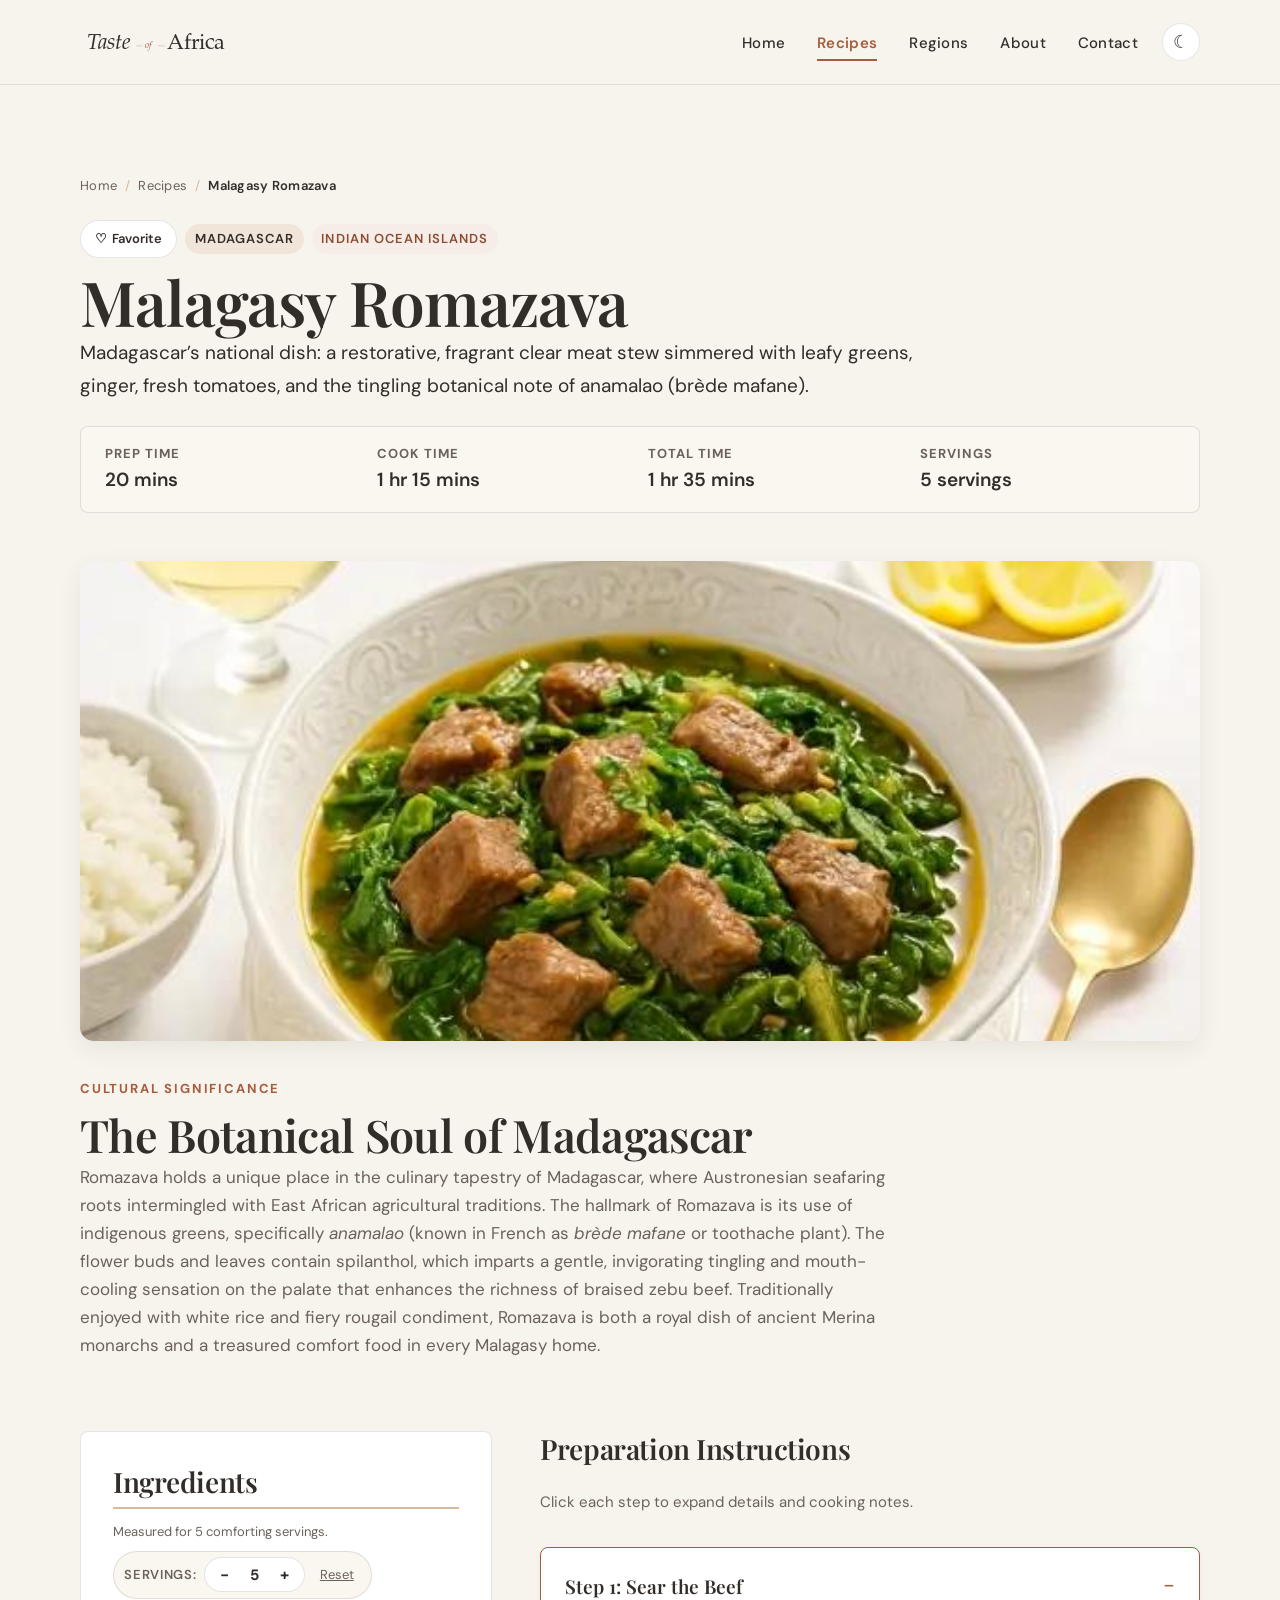
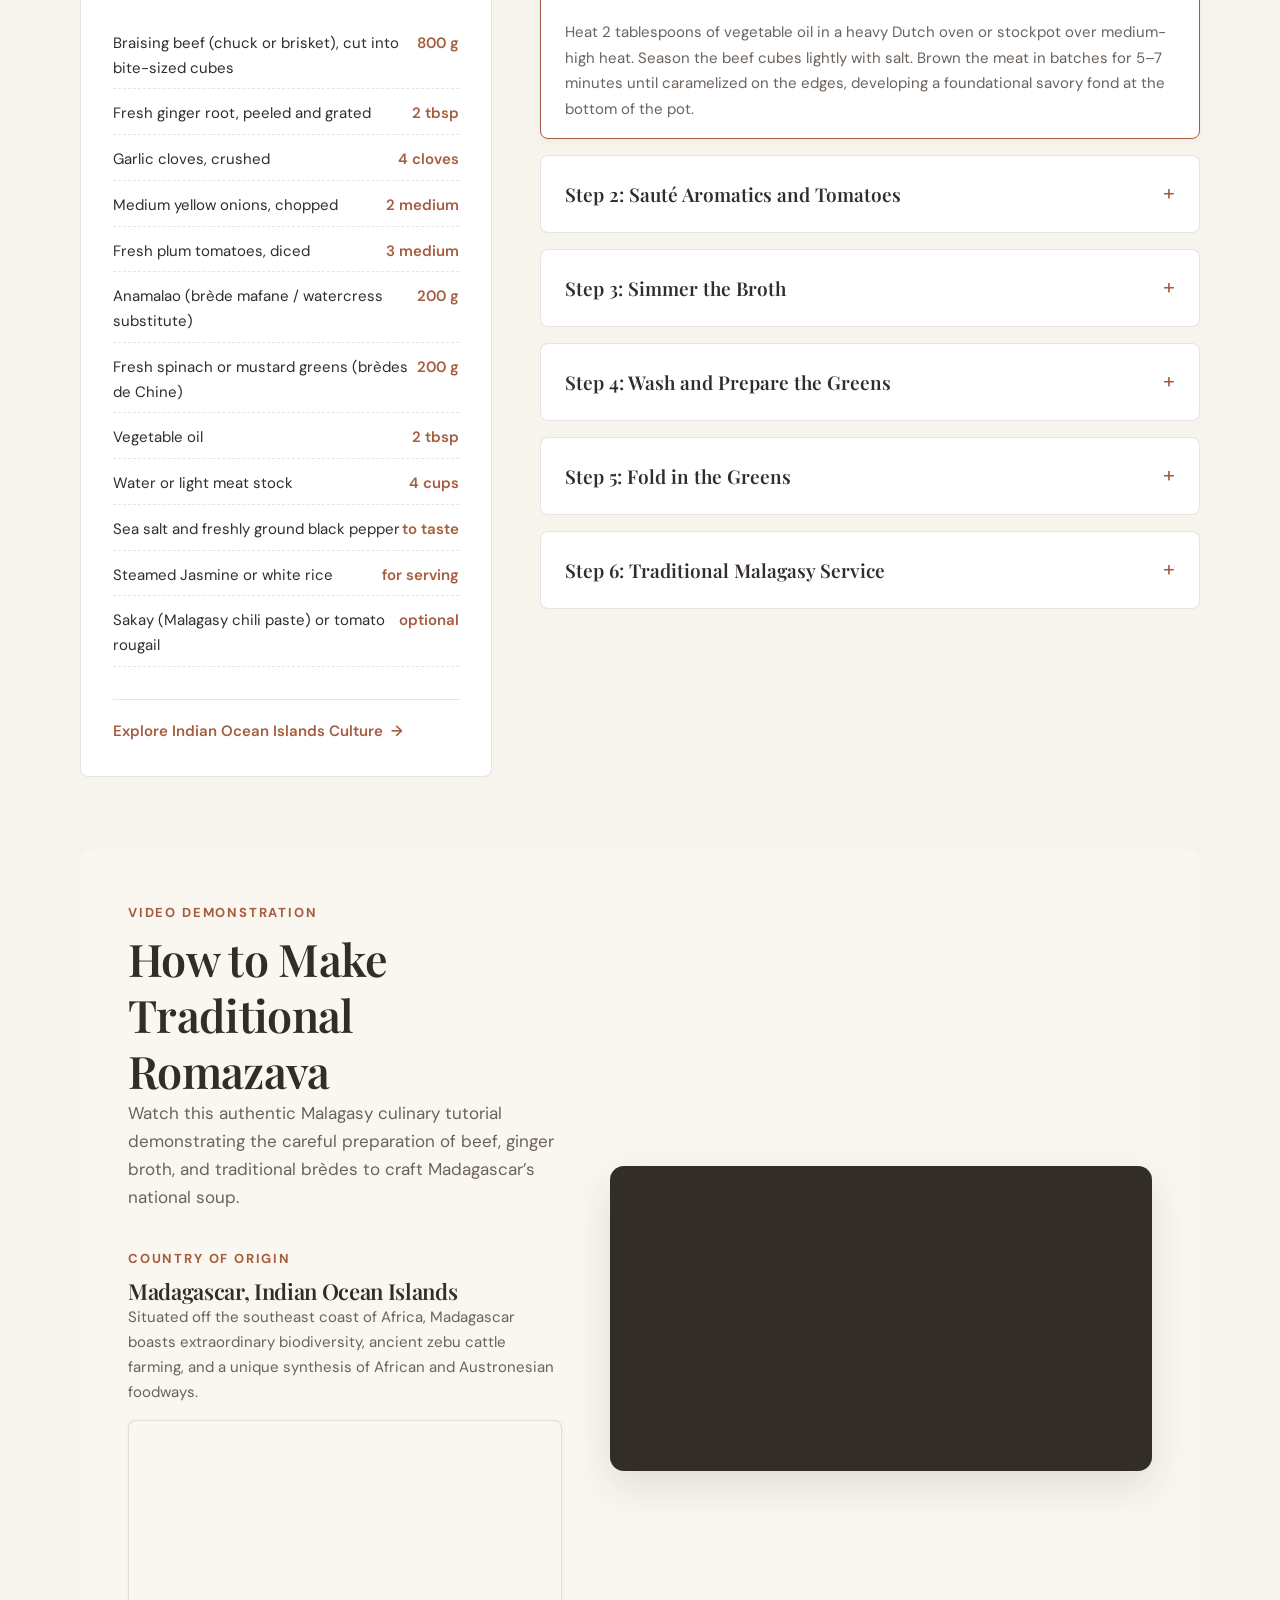
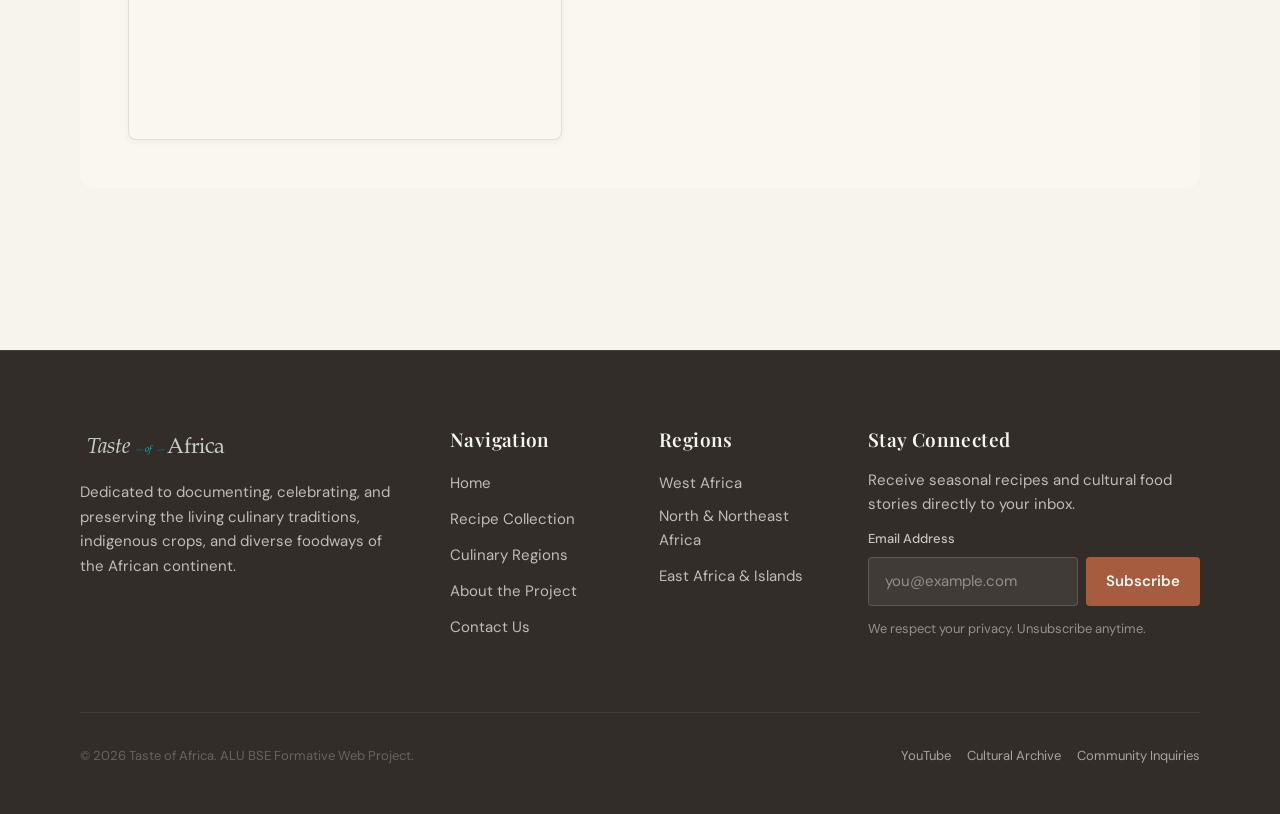
<file: pages/recipes/romazava.html>
<!DOCTYPE html>
<html lang="en">
<head>
  <meta charset="UTF-8">
  <meta name="viewport" content="width=device-width, initial-scale=1.0">
  <meta name="description" content="Traditional Malagasy Romazava recipe: Madagascar's national beef and leafy green broth stew featuring anamalao (paracres), ginger, and fresh tomatoes.">
  <title>Malagasy Romazava Recipe — Taste of Africa</title>

  <link rel="preconnect" href="https://fonts.googleapis.com">
  <link rel="preconnect" href="https://fonts.gstatic.com" crossorigin>
  <link href="https://fonts.googleapis.com/css2?family=DM+Sans:ital,opsz,wght@0,9..40,400..700;1,9..40,400..700&family=Playfair+Display:ital,wght@0,500..800;1,500..800&display=swap" rel="stylesheet">

  <link rel="stylesheet" href="../../css/styles.css">
  <script src="../../js/script.js" defer></script>
</head>
<body>
  <a href="#main-content" class="skip-link">Skip to main content</a>

  <header class="site-header">
    <div class="container header-inner">
      <a href="../../index.html" class="brand" aria-label="Taste of Africa Home">
        <img src="../../assets/icons/logo.svg" alt="Taste of Africa" class="brand-logo" width="180" height="42">
      </a>

      <nav id="primary-nav" class="primary-nav" aria-label="Main Navigation">
        <ul class="nav-menu">
          <li><a href="../../index.html" class="nav-link">Home</a></li>
          <li><a href="index.html" class="nav-link active" aria-current="page">Recipes</a></li>
          <li><a href="../regions/east-africa-islands.html" class="nav-link">Regions</a></li>
          <li><a href="../about.html" class="nav-link">About</a></li>
          <li><a href="../contact.html" class="nav-link">Contact</a></li>
        </ul>
      </nav>

      <div class="header-controls">
        <button type="button" class="theme-toggle" id="theme-toggle" aria-label="Switch to dark theme" title="Toggle theme">
          <span class="theme-toggle-icon" aria-hidden="true">&#9790;</span>
        </button>

        <button type="button" class="nav-toggle" aria-expanded="false" aria-controls="primary-nav" aria-label="Toggle navigation menu">
          <span class="nav-toggle-bar"></span>
          <span class="nav-toggle-bar"></span>
          <span class="nav-toggle-bar"></span>
        </button>
      </div>
    </div>
  </header>

  <main id="main-content" class="site-main">
    <article class="section">
      <div class="container">
        
        <nav class="breadcrumbs" aria-label="Breadcrumb">
          <a href="../../index.html">Home</a>
          <span class="breadcrumbs-separator">/</span>
          <a href="index.html">Recipes</a>
          <span class="breadcrumbs-separator">/</span>
          <span aria-current="page">Malagasy Romazava</span>
        </nav>

        <header class="recipe-header">
          <div class="badge-group">
            <button type="button" class="btn-favorite" data-recipe-id="romazava" aria-label="Add Malagasy Romazava to favorites">
              <span aria-hidden="true">&#9825;</span> Favorite
            </button>
            <span class="badge badge-sand">Madagascar</span>
            <a href="../regions/east-africa-islands.html" class="badge badge-terracotta">Indian Ocean Islands</a>
          </div>
          <h1>Malagasy Romazava</h1>
          <p class="lead">
            Madagascar’s national dish: a restorative, fragrant clear meat stew simmered with leafy greens, ginger, fresh tomatoes, and the tingling botanical note of anamalao (brède mafane).
          </p>

          <div class="recipe-meta-grid">
            <div class="recipe-meta-item">
              <span class="recipe-meta-label">Prep Time</span>
              <span class="recipe-meta-value">20 mins</span>
            </div>
            <div class="recipe-meta-item">
              <span class="recipe-meta-label">Cook Time</span>
              <span class="recipe-meta-value">1 hr 15 mins</span>
            </div>
            <div class="recipe-meta-item">
              <span class="recipe-meta-label">Total Time</span>
              <span class="recipe-meta-value">1 hr 35 mins</span>
            </div>
            <div class="recipe-meta-item">
              <span class="recipe-meta-label">Servings</span>
              <span class="recipe-meta-value" id="servings-display">5 servings</span>
            </div>
          </div>
        </header>

        <figure class="recipe-hero-image">
          <img src="../../assets/images/romazava.jpg" alt="Bowl of Malagasy Romazava stew featuring tender beef and leafy greens in flavorful broth">
          <figcaption>
            Malagasy Romazava prepared with mixed braising beef and traditional leafy greens.
          </figcaption>
        </figure>

        <section class="recipe-story">
          <span class="eyebrow">Cultural Significance</span>
          <h2>The Botanical Soul of Madagascar</h2>
          <p>
            Romazava holds a unique place in the culinary tapestry of Madagascar, where Austronesian seafaring roots intermingled with East African agricultural traditions. The hallmark of Romazava is its use of indigenous greens, specifically <em>anamalao</em> (known in French as <em>brède mafane</em> or toothache plant). The flower buds and leaves contain spilanthol, which imparts a gentle, invigorating tingling and mouth-cooling sensation on the palate that enhances the richness of braised zebu beef. Traditionally enjoyed with white rice and fiery rougail condiment, Romazava is both a royal dish of ancient Merina monarchs and a treasured comfort food in every Malagasy home.
          </p>
        </section>

        <div class="recipe-content-grid">
          
          <aside class="ingredients-panel" aria-labelledby="ingredients-heading">
            <h3 id="ingredients-heading">Ingredients</h3>
            <p class="subtle-text">Measured for 5 comforting servings.</p>
            
            <ul class="ingredients-list" id="ingredients-list">
              <li>
                <span>Braising beef (chuck or brisket), cut into bite-sized cubes</span>
                <span class="ingredient-amount" data-base-qty="800" data-unit="g">800 g</span>
              </li>
              <li>
                <span>Fresh ginger root, peeled and grated</span>
                <span class="ingredient-amount" data-base-qty="2" data-unit="tbsp">2 tbsp</span>
              </li>
              <li>
                <span>Garlic cloves, crushed</span>
                <span class="ingredient-amount" data-base-qty="4" data-unit="cloves">4 cloves</span>
              </li>
              <li>
                <span>Medium yellow onions, chopped</span>
                <span class="ingredient-amount" data-base-qty="2" data-unit="medium">2 medium</span>
              </li>
              <li>
                <span>Fresh plum tomatoes, diced</span>
                <span class="ingredient-amount" data-base-qty="3" data-unit="medium">3 medium</span>
              </li>
              <li>
                <span>Anamalao (brède mafane / watercress substitute)</span>
                <span class="ingredient-amount" data-base-qty="200" data-unit="g">200 g</span>
              </li>
              <li>
                <span>Fresh spinach or mustard greens (brèdes de Chine)</span>
                <span class="ingredient-amount" data-base-qty="200" data-unit="g">200 g</span>
              </li>
              <li>
                <span>Vegetable oil</span>
                <span class="ingredient-amount" data-base-qty="2" data-unit="tbsp">2 tbsp</span>
              </li>
              <li>
                <span>Water or light meat stock</span>
                <span class="ingredient-amount" data-base-qty="4" data-unit="cups">4 cups</span>
              </li>
              <li>
                <span>Sea salt and freshly ground black pepper</span>
                <span class="ingredient-amount" data-base-qty="1" data-unit="to taste">to taste</span>
              </li>
              <li>
                <span>Steamed Jasmine or white rice</span>
                <span class="ingredient-amount" data-base-qty="4" data-unit="cups">for serving</span>
              </li>
              <li>
                <span>Sakay (Malagasy chili paste) or tomato rougail</span>
                <span class="ingredient-amount" data-base-qty="1" data-unit="on side">optional</span>
              </li>
            </ul>

            <div class="ingredients-footer">
              <a href="../regions/east-africa-islands.html" class="btn-link">Explore Indian Ocean Islands Culture</a>
            </div>
          </aside>

          <div class="instructions-panel" aria-labelledby="instructions-heading">
            <h3 id="instructions-heading">Preparation Instructions</h3>
            <p class="instructions-hint">
              Click each step to expand details and cooking notes.
            </p>

            <details class="recipe-step" open>
              <summary>Step 1: Sear the Beef</summary>
              <p>
                Heat 2 tablespoons of vegetable oil in a heavy Dutch oven or stockpot over medium-high heat. Season the beef cubes lightly with salt. Brown the meat in batches for 5–7 minutes until caramelized on the edges, developing a foundational savory fond at the bottom of the pot.
              </p>
            </details>

            <details class="recipe-step">
              <summary>Step 2: Sauté Aromatics and Tomatoes</summary>
              <p>
                Reduce the heat to medium. Add the chopped onions, grated ginger, and crushed garlic to the pot. Sauté for 4–5 minutes until fragrant and translucent. Add the diced tomatoes, stirring thoroughly to deglaze the bottom of the pot and dissolve the browned meat juices.
              </p>
            </details>

            <details class="recipe-step">
              <summary>Step 3: Simmer the Broth</summary>
              <p>
                Pour in 4 cups of water or light stock. Bring to a boil, then immediately turn the heat down to low. Cover the pot with a tight-fitting lid and simmer gently for 50 minutes to 1 hour, until the beef is tender and the broth has absorbed the essence of ginger and tomato.
              </p>
            </details>

            <details class="recipe-step">
              <summary>Step 4: Wash and Prepare the Greens</summary>
              <p>
                Thoroughly wash the anamalao leaves (including small yellow buds) and the mixed mustard or spinach greens in cold water. Trim any tough stems. Coarsely chop the leaves into bite-sized clusters.
              </p>
            </details>

            <details class="recipe-step">
              <summary>Step 5: Fold in the Greens</summary>
              <p>
                Uncover the pot and gently fold in the mixed leafy greens. Do not overcook; simmer uncovered on low heat for only 8–10 minutes until the greens are tender and wilted into the broth but retain their vibrant emerald color. Season with salt and black pepper to taste.
              </p>
            </details>

            <details class="recipe-step">
              <summary>Step 6: Traditional Malagasy Service</summary>
              <p>
                Serve the steaming Romazava in deep bowls with plenty of its aromatic, tingling broth. Accompany with generous mounds of plain steamed white rice (vary) and spicy tomato rougail or sakay chili sauce on the side.
              </p>
            </details>

          </div>
        </div>

        <section class="section-warm section-card mt-2xl">
          <div class="video-section-inner">
            <div>
              <span class="eyebrow">Video Demonstration</span>
              <h2>How to Make Traditional Romazava</h2>
              <p>
                Watch this authentic Malagasy culinary tutorial demonstrating the careful preparation of beef, ginger broth, and traditional brèdes to craft Madagascar’s national soup.
              </p>
              
              <div class="recipe-origin-box">
                <span class="eyebrow">Country of Origin</span>
                <h3 class="origin-heading">Madagascar, Indian Ocean Islands</h3>
                <p class="origin-description">
                  Situated off the southeast coast of Africa, Madagascar boasts extraordinary biodiversity, ancient zebu cattle farming, and a unique synthesis of African and Austronesian foodways.
                </p>
                <div class="map-wrapper">
                  <iframe 
                    src="https://maps.google.com/maps?q=Madagascar&t=&z=5&ie=UTF8&iwloc=&output=embed" 
                    title="Map of Madagascar, Country of Origin for Malagasy Romazava"
                    loading="lazy">
                  </iframe>
                </div>
              </div>
            </div>

            <div class="video-wrapper">
              <iframe 
                src="https://www.youtube.com/embed/xnKziikbbvE" 
                title="Traditional Malagasy Romazava Video"
                allow="accelerometer; autoplay; clipboard-write; encrypted-media; gyroscope; picture-in-picture; web-share" 
                referrerpolicy="strict-origin-when-cross-origin" 
                allowfullscreen
                loading="lazy">
              </iframe>
            </div>
          </div>
        </section>

      </div>
    </article>
  </main>

  <footer class="site-footer">
    <div class="container">
      <div class="footer-grid">
        <div class="footer-brand">
          <a href="../../index.html" class="brand" aria-label="Taste of Africa Home">
            <img src="../../assets/icons/logo.svg" alt="Taste of Africa" class="brand-logo" width="160" height="38">
          </a>
          <p>Dedicated to documenting, celebrating, and preserving the living culinary traditions, indigenous crops, and diverse foodways of the African continent.</p>
        </div>

        <div class="footer-col">
          <h4 class="footer-heading">Navigation</h4>
          <ul class="footer-links">
            <li><a href="../../index.html">Home</a></li>
            <li><a href="index.html">Recipe Collection</a></li>
            <li><a href="../regions/west-africa.html">Culinary Regions</a></li>
            <li><a href="../about.html">About the Project</a></li>
            <li><a href="../contact.html">Contact Us</a></li>
          </ul>
        </div>

        <div class="footer-col">
          <h4 class="footer-heading">Regions</h4>
          <ul class="footer-links">
            <li><a href="../regions/west-africa.html">West Africa</a></li>
            <li><a href="../regions/north-northeast-africa.html">North &amp; Northeast Africa</a></li>
            <li><a href="../regions/east-africa-islands.html">East Africa &amp; Islands</a></li>
          </ul>
        </div>

        <div class="footer-col">
          <h4 class="footer-heading">Stay Connected</h4>
          <p class="footer-description">Receive seasonal recipes and cultural food stories directly to your inbox.</p>
          <form class="newsletter-form" action="#" method="post" onsubmit="event.preventDefault(); alert('Thank you for subscribing to Taste of Africa newsletter!'); this.reset();">
            <label for="newsletter-email">Email Address</label>
            <div class="newsletter-input-group">
              <input type="email" id="newsletter-email" name="email" class="newsletter-input" placeholder="you@example.com" required>
              <button type="submit" class="newsletter-button">Subscribe</button>
            </div>
            <span class="newsletter-note">We respect your privacy. Unsubscribe anytime.</span>
          </form>
        </div>
      </div>

      <div class="footer-bottom">
        <p>&copy; 2026 Taste of Africa. ALU BSE Formative Web Project.</p>
        <div class="social-links" aria-label="Social Media and Reference Links">
          <a href="https://www.youtube.com/@BestEverFoodReviewShow" class="social-link" target="_blank" rel="noopener noreferrer">YouTube</a>
          <a href="../about.html" class="social-link">Cultural Archive</a>
          <a href="../contact.html" class="social-link">Community Inquiries</a>
        </div>
      </div>
    </div>
  </footer>
</body>
</html>
</file>
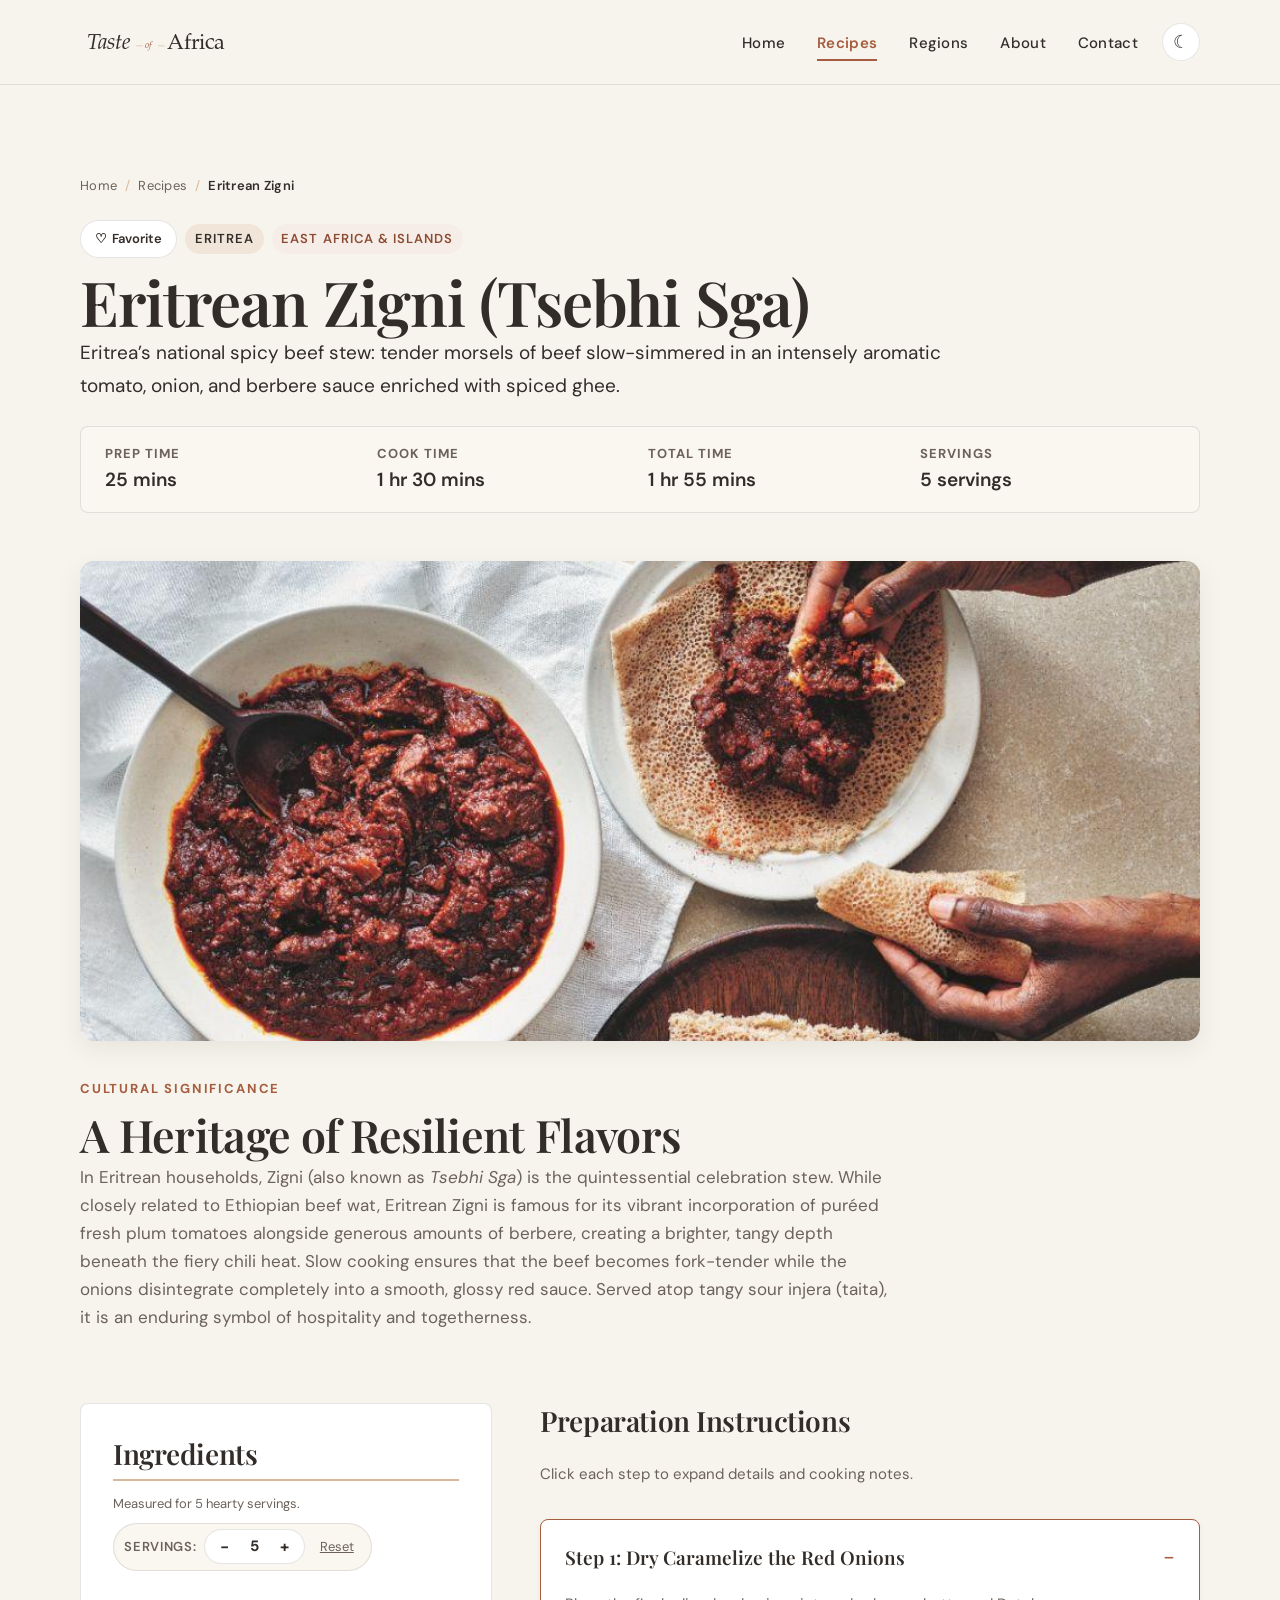
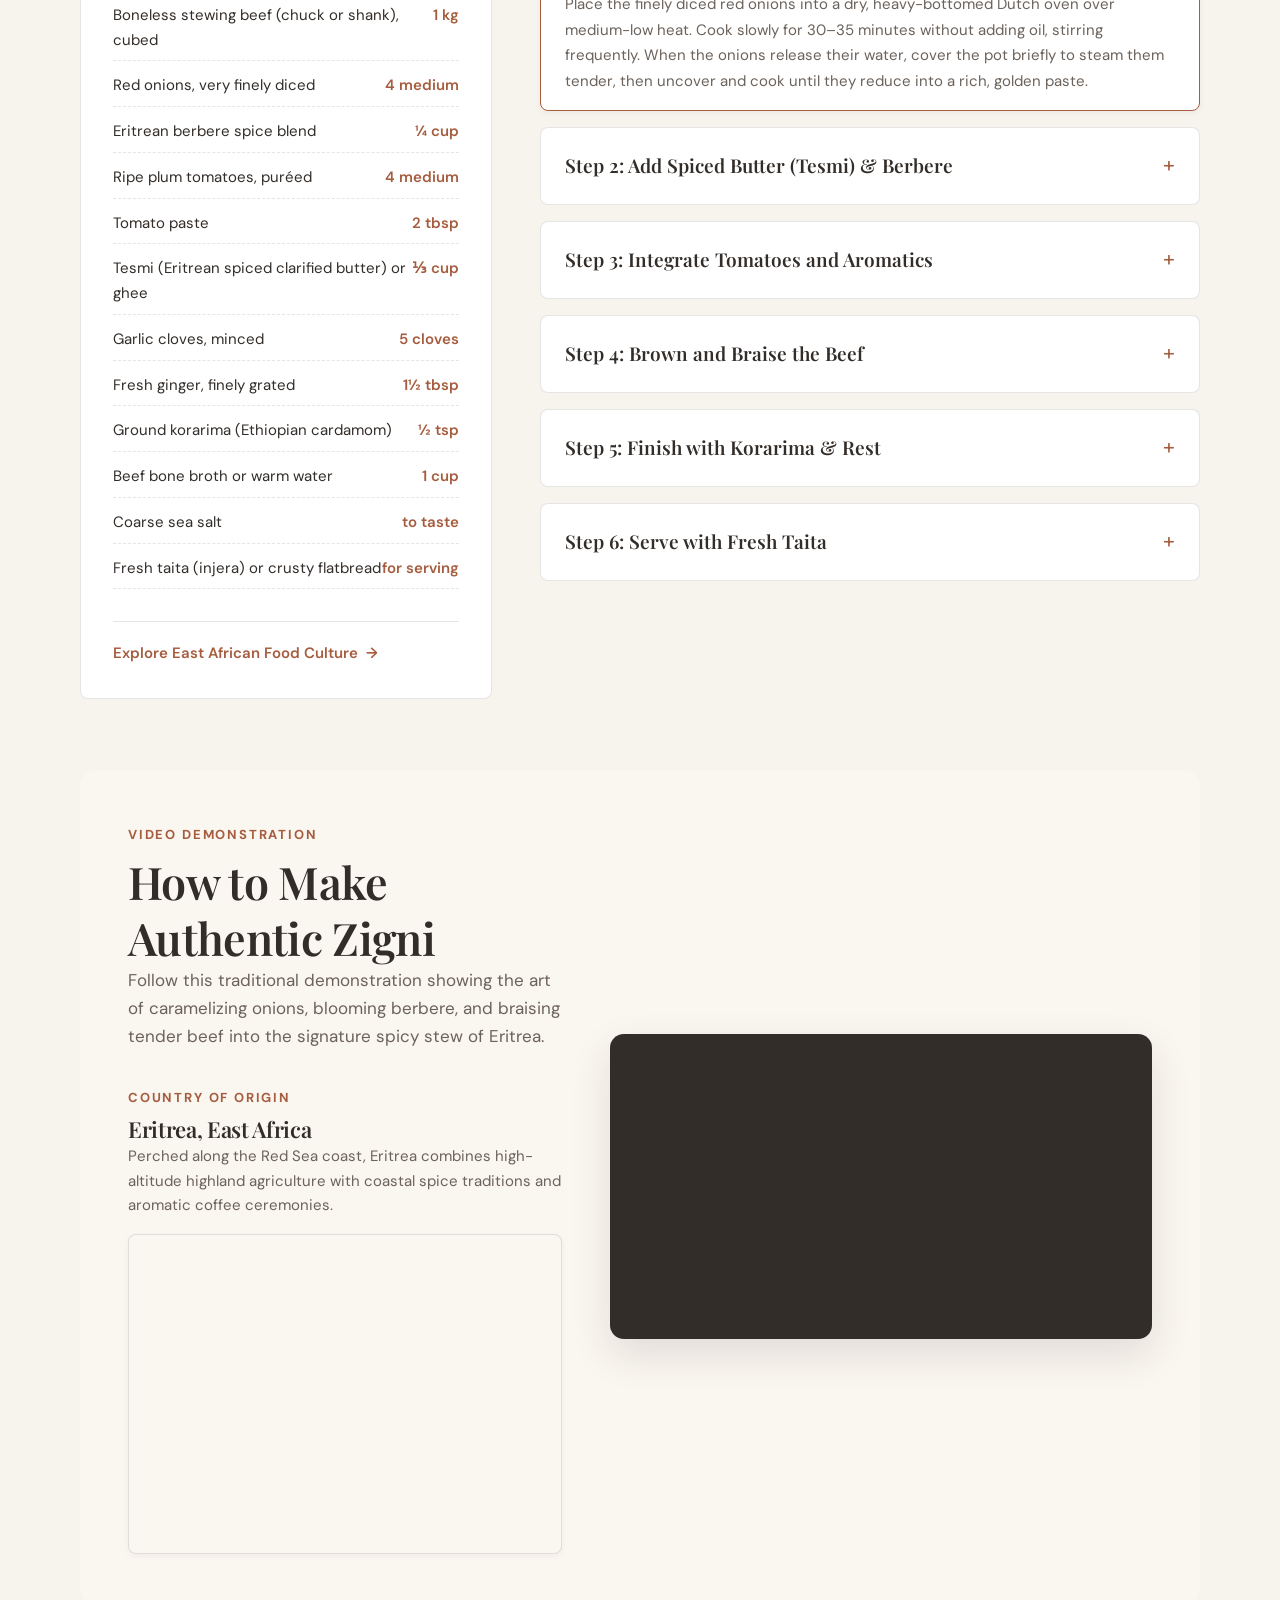
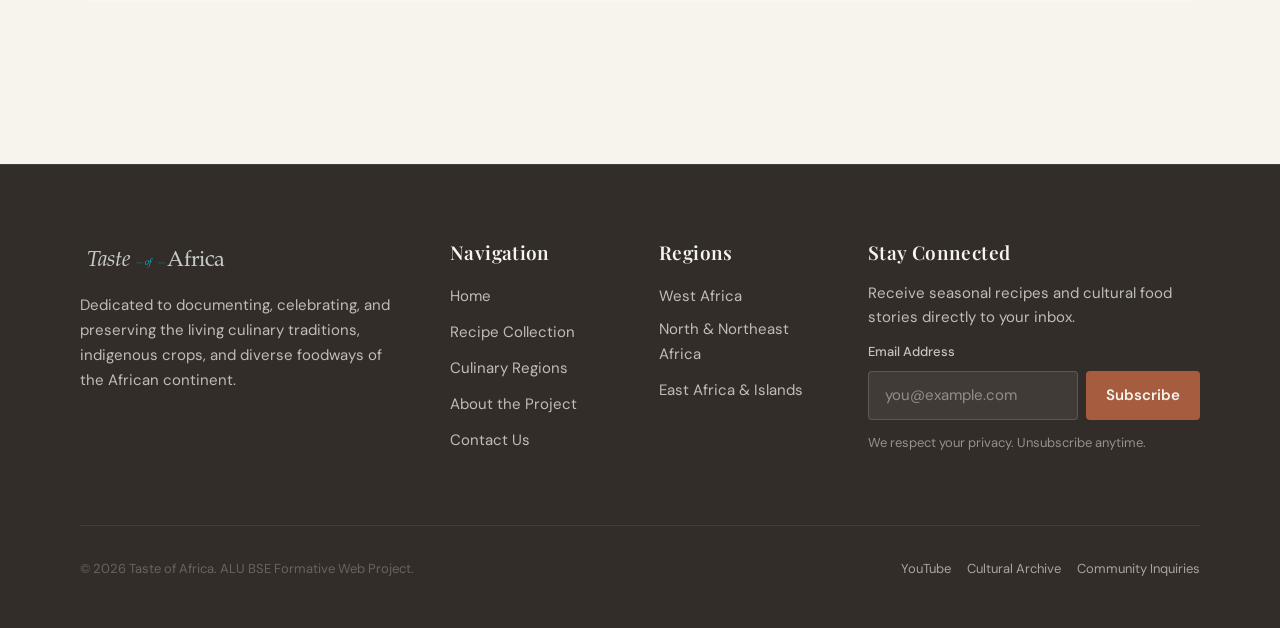
<file: pages/recipes/zigni.html>
<!DOCTYPE html>
<html lang="en">
<head>
  <meta charset="UTF-8">
  <meta name="viewport" content="width=device-width, initial-scale=1.0">
  <meta name="description" content="Traditional Eritrean Zigni beef stew recipe featuring tender cubed beef slow-simmered in a rich berbere and tomato sauce with garlic and spiced butter.">
  <title>Eritrean Zigni Recipe — Taste of Africa</title>

  <link rel="preconnect" href="https://fonts.googleapis.com">
  <link rel="preconnect" href="https://fonts.gstatic.com" crossorigin>
  <link href="https://fonts.googleapis.com/css2?family=DM+Sans:ital,opsz,wght@0,9..40,400..700;1,9..40,400..700&family=Playfair+Display:ital,wght@0,500..800;1,500..800&display=swap" rel="stylesheet">

  <link rel="stylesheet" href="../../css/styles.css">
  <script src="../../js/script.js" defer></script>
</head>
<body>
  <a href="#main-content" class="skip-link">Skip to main content</a>

  <header class="site-header">
    <div class="container header-inner">
      <a href="../../index.html" class="brand" aria-label="Taste of Africa Home">
        <img src="../../assets/icons/logo.svg" alt="Taste of Africa" class="brand-logo" width="180" height="42">
      </a>

      <nav id="primary-nav" class="primary-nav" aria-label="Main Navigation">
        <ul class="nav-menu">
          <li><a href="../../index.html" class="nav-link">Home</a></li>
          <li><a href="index.html" class="nav-link active" aria-current="page">Recipes</a></li>
          <li><a href="../regions/east-africa-islands.html" class="nav-link">Regions</a></li>
          <li><a href="../about.html" class="nav-link">About</a></li>
          <li><a href="../contact.html" class="nav-link">Contact</a></li>
        </ul>
      </nav>

      <div class="header-controls">
        <button type="button" class="theme-toggle" id="theme-toggle" aria-label="Switch to dark theme" title="Toggle theme">
          <span class="theme-toggle-icon" aria-hidden="true">&#9790;</span>
        </button>

        <button type="button" class="nav-toggle" aria-expanded="false" aria-controls="primary-nav" aria-label="Toggle navigation menu">
          <span class="nav-toggle-bar"></span>
          <span class="nav-toggle-bar"></span>
          <span class="nav-toggle-bar"></span>
        </button>
      </div>
    </div>
  </header>

  <main id="main-content" class="site-main">
    <article class="section">
      <div class="container">
        
        <nav class="breadcrumbs" aria-label="Breadcrumb">
          <a href="../../index.html">Home</a>
          <span class="breadcrumbs-separator">/</span>
          <a href="index.html">Recipes</a>
          <span class="breadcrumbs-separator">/</span>
          <span aria-current="page">Eritrean Zigni</span>
        </nav>

        <header class="recipe-header">
          <div class="badge-group">
            <button type="button" class="btn-favorite" data-recipe-id="zigni" aria-label="Add Eritrean Zigni to favorites">
              <span aria-hidden="true">&#9825;</span> Favorite
            </button>
            <span class="badge badge-sand">Eritrea</span>
            <a href="../regions/east-africa-islands.html" class="badge badge-terracotta">East Africa &amp; Islands</a>
          </div>
          <h1>Eritrean Zigni (Tsebhi Sga)</h1>
          <p class="lead">
            Eritrea’s national spicy beef stew: tender morsels of beef slow-simmered in an intensely aromatic tomato, onion, and berbere sauce enriched with spiced ghee.
          </p>

          <div class="recipe-meta-grid">
            <div class="recipe-meta-item">
              <span class="recipe-meta-label">Prep Time</span>
              <span class="recipe-meta-value">25 mins</span>
            </div>
            <div class="recipe-meta-item">
              <span class="recipe-meta-label">Cook Time</span>
              <span class="recipe-meta-value">1 hr 30 mins</span>
            </div>
            <div class="recipe-meta-item">
              <span class="recipe-meta-label">Total Time</span>
              <span class="recipe-meta-value">1 hr 55 mins</span>
            </div>
            <div class="recipe-meta-item">
              <span class="recipe-meta-label">Servings</span>
              <span class="recipe-meta-value" id="servings-display">5 servings</span>
            </div>
          </div>
        </header>

        <figure class="recipe-hero-image">
          <img src="../../assets/images/zigni.jpg" alt="Richly spiced Eritrean Zigni beef stew in a traditional shallow serving vessel">
          <figcaption>
            Eritrean Zigni simmered slowly to achieve a thick, dark red berbere coating.
          </figcaption>
        </figure>

        <section class="recipe-story">
          <span class="eyebrow">Cultural Significance</span>
          <h2>A Heritage of Resilient Flavors</h2>
          <p>
            In Eritrean households, Zigni (also known as <em>Tsebhi Sga</em>) is the quintessential celebration stew. While closely related to Ethiopian beef wat, Eritrean Zigni is famous for its vibrant incorporation of puréed fresh plum tomatoes alongside generous amounts of berbere, creating a brighter, tangy depth beneath the fiery chili heat. Slow cooking ensures that the beef becomes fork-tender while the onions disintegrate completely into a smooth, glossy red sauce. Served atop tangy sour injera (taita), it is an enduring symbol of hospitality and togetherness.
          </p>
        </section>

        <div class="recipe-content-grid">
          
          <aside class="ingredients-panel" aria-labelledby="ingredients-heading">
            <h3 id="ingredients-heading">Ingredients</h3>
            <p class="subtle-text">Measured for 5 hearty servings.</p>
            
            <ul class="ingredients-list" id="ingredients-list">
              <li>
                <span>Boneless stewing beef (chuck or shank), cubed</span>
                <span class="ingredient-amount" data-base-qty="1" data-unit="kg">1 kg</span>
              </li>
              <li>
                <span>Red onions, very finely diced</span>
                <span class="ingredient-amount" data-base-qty="4" data-unit="medium">4 medium</span>
              </li>
              <li>
                <span>Eritrean berbere spice blend</span>
                <span class="ingredient-amount" data-base-qty="0.25" data-unit="cup">¼ cup</span>
              </li>
              <li>
                <span>Ripe plum tomatoes, puréed</span>
                <span class="ingredient-amount" data-base-qty="4" data-unit="medium">4 medium</span>
              </li>
              <li>
                <span>Tomato paste</span>
                <span class="ingredient-amount" data-base-qty="2" data-unit="tbsp">2 tbsp</span>
              </li>
              <li>
                <span>Tesmi (Eritrean spiced clarified butter) or ghee</span>
                <span class="ingredient-amount" data-base-qty="0.33" data-unit="cup">⅓ cup</span>
              </li>
              <li>
                <span>Garlic cloves, minced</span>
                <span class="ingredient-amount" data-base-qty="5" data-unit="cloves">5 cloves</span>
              </li>
              <li>
                <span>Fresh ginger, finely grated</span>
                <span class="ingredient-amount" data-base-qty="1.5" data-unit="tbsp">1½ tbsp</span>
              </li>
              <li>
                <span>Ground korarima (Ethiopian cardamom)</span>
                <span class="ingredient-amount" data-base-qty="0.5" data-unit="tsp">½ tsp</span>
              </li>
              <li>
                <span>Beef bone broth or warm water</span>
                <span class="ingredient-amount" data-base-qty="1" data-unit="cup">1 cup</span>
              </li>
              <li>
                <span>Coarse sea salt</span>
                <span class="ingredient-amount" data-base-qty="1" data-unit="to taste">to taste</span>
              </li>
              <li>
                <span>Fresh taita (injera) or crusty flatbread</span>
                <span class="ingredient-amount" data-base-qty="5" data-unit="pieces">for serving</span>
              </li>
            </ul>

            <div class="ingredients-footer">
              <a href="../regions/east-africa-islands.html" class="btn-link">Explore East African Food Culture</a>
            </div>
          </aside>

          <div class="instructions-panel" aria-labelledby="instructions-heading">
            <h3 id="instructions-heading">Preparation Instructions</h3>
            <p class="instructions-hint">
              Click each step to expand details and cooking notes.
            </p>

            <details class="recipe-step" open>
              <summary>Step 1: Dry Caramelize the Red Onions</summary>
              <p>
                Place the finely diced red onions into a dry, heavy-bottomed Dutch oven over medium-low heat. Cook slowly for 30–35 minutes without adding oil, stirring frequently. When the onions release their water, cover the pot briefly to steam them tender, then uncover and cook until they reduce into a rich, golden paste.
              </p>
            </details>

            <details class="recipe-step">
              <summary>Step 2: Add Spiced Butter (Tesmi) &amp; Berbere</summary>
              <p>
                Stir the tesmi (spiced clarified butter) into the softened onions. Once melted, add the berbere spice blend. Stir constantly on low heat for 10–12 minutes, allowing the chili, fenugreek, and ginger in the berbere to bloom into a fragrant, brick-red sauce.
              </p>
            </details>

            <details class="recipe-step">
              <summary>Step 3: Integrate Tomatoes and Aromatics</summary>
              <p>
                Add the tomato paste, puréed fresh plum tomatoes, minced garlic, and grated ginger. Stir thoroughly to incorporate with the berbere base. Cook uncovered for 10 minutes until the tomato sauce thickens and deepens in color.
              </p>
            </details>

            <details class="recipe-step">
              <summary>Step 4: Brown and Braise the Beef</summary>
              <p>
                Add the cubed beef to the pot, turning each piece to coat thoroughly in the rich sauce. Season with sea salt. Pour in 1 cup of warm beef bone broth. Cover tightly, reduce the heat to the lowest setting, and simmer gently for 1 hour to 1 hour and 15 minutes, stirring occasionally, until the beef is exceptionally tender.
              </p>
            </details>

            <details class="recipe-step">
              <summary>Step 5: Finish with Korarima &amp; Rest</summary>
              <p>
                Sprinkle the ground korarima across the stew and stir gently. Simmer uncovered for 5 minutes until the gravy turns glossy and rich. Turn off the heat and allow the Zigni to rest for 10 minutes before serving so the flavors settle.
              </p>
            </details>

            <details class="recipe-step">
              <summary>Step 6: Serve with Fresh Taita</summary>
              <p>
                Spread fresh sourdough taita (injera) over a shared platter. Spoon the steaming Zigni onto the center, allowing the tangy bread to absorb the rich berbere sauce. Enjoy communally with family and friends.
              </p>
            </details>

          </div>
        </div>

        <section class="section-warm section-card mt-2xl">
          <div class="video-section-inner">
            <div>
              <span class="eyebrow">Video Demonstration</span>
              <h2>How to Make Authentic Zigni</h2>
              <p>
                Follow this traditional demonstration showing the art of caramelizing onions, blooming berbere, and braising tender beef into the signature spicy stew of Eritrea.
              </p>
              
              <div class="recipe-origin-box">
                <span class="eyebrow">Country of Origin</span>
                <h3 class="origin-heading">Eritrea, East Africa</h3>
                <p class="origin-description">
                  Perched along the Red Sea coast, Eritrea combines high-altitude highland agriculture with coastal spice traditions and aromatic coffee ceremonies.
                </p>
                <div class="map-wrapper">
                  <iframe 
                    src="https://maps.google.com/maps?q=Eritrea&t=&z=5&ie=UTF8&iwloc=&output=embed" 
                    title="Map of Eritrea, Country of Origin for Eritrean Zigni"
                    loading="lazy">
                  </iframe>
                </div>
              </div>
            </div>

            <div class="video-wrapper">
              <iframe 
                src="https://www.youtube.com/embed/L9A10D53KFQ" 
                title="Eritrean Zigni Recipe Tutorial"
                allow="accelerometer; autoplay; clipboard-write; encrypted-media; gyroscope; picture-in-picture; web-share" 
                referrerpolicy="strict-origin-when-cross-origin" 
                allowfullscreen
                loading="lazy">
              </iframe>
            </div>
          </div>
        </section>

      </div>
    </article>
  </main>

  <footer class="site-footer">
    <div class="container">
      <div class="footer-grid">
        <div class="footer-brand">
          <a href="../../index.html" class="brand" aria-label="Taste of Africa Home">
            <img src="../../assets/icons/logo.svg" alt="Taste of Africa" class="brand-logo" width="160" height="38">
          </a>
          <p>Dedicated to documenting, celebrating, and preserving the living culinary traditions, indigenous crops, and diverse foodways of the African continent.</p>
        </div>

        <div class="footer-col">
          <h4 class="footer-heading">Navigation</h4>
          <ul class="footer-links">
            <li><a href="../../index.html">Home</a></li>
            <li><a href="index.html">Recipe Collection</a></li>
            <li><a href="../regions/west-africa.html">Culinary Regions</a></li>
            <li><a href="../about.html">About the Project</a></li>
            <li><a href="../contact.html">Contact Us</a></li>
          </ul>
        </div>

        <div class="footer-col">
          <h4 class="footer-heading">Regions</h4>
          <ul class="footer-links">
            <li><a href="../regions/west-africa.html">West Africa</a></li>
            <li><a href="../regions/north-northeast-africa.html">North &amp; Northeast Africa</a></li>
            <li><a href="../regions/east-africa-islands.html">East Africa &amp; Islands</a></li>
          </ul>
        </div>

        <div class="footer-col">
          <h4 class="footer-heading">Stay Connected</h4>
          <p class="footer-description">Receive seasonal recipes and cultural food stories directly to your inbox.</p>
          <form class="newsletter-form" action="#" method="post" onsubmit="event.preventDefault(); alert('Thank you for subscribing to Taste of Africa newsletter!'); this.reset();">
            <label for="newsletter-email">Email Address</label>
            <div class="newsletter-input-group">
              <input type="email" id="newsletter-email" name="email" class="newsletter-input" placeholder="you@example.com" required>
              <button type="submit" class="newsletter-button">Subscribe</button>
            </div>
            <span class="newsletter-note">We respect your privacy. Unsubscribe anytime.</span>
          </form>
        </div>
      </div>

      <div class="footer-bottom">
        <p>&copy; 2026 Taste of Africa. ALU BSE Formative Web Project.</p>
        <div class="social-links" aria-label="Social Media and Reference Links">
          <a href="https://www.youtube.com/@BestEverFoodReviewShow" class="social-link" target="_blank" rel="noopener noreferrer">YouTube</a>
          <a href="../about.html" class="social-link">Cultural Archive</a>
          <a href="../contact.html" class="social-link">Community Inquiries</a>
        </div>
      </div>
    </div>
  </footer>
</body>
</html>
</file>
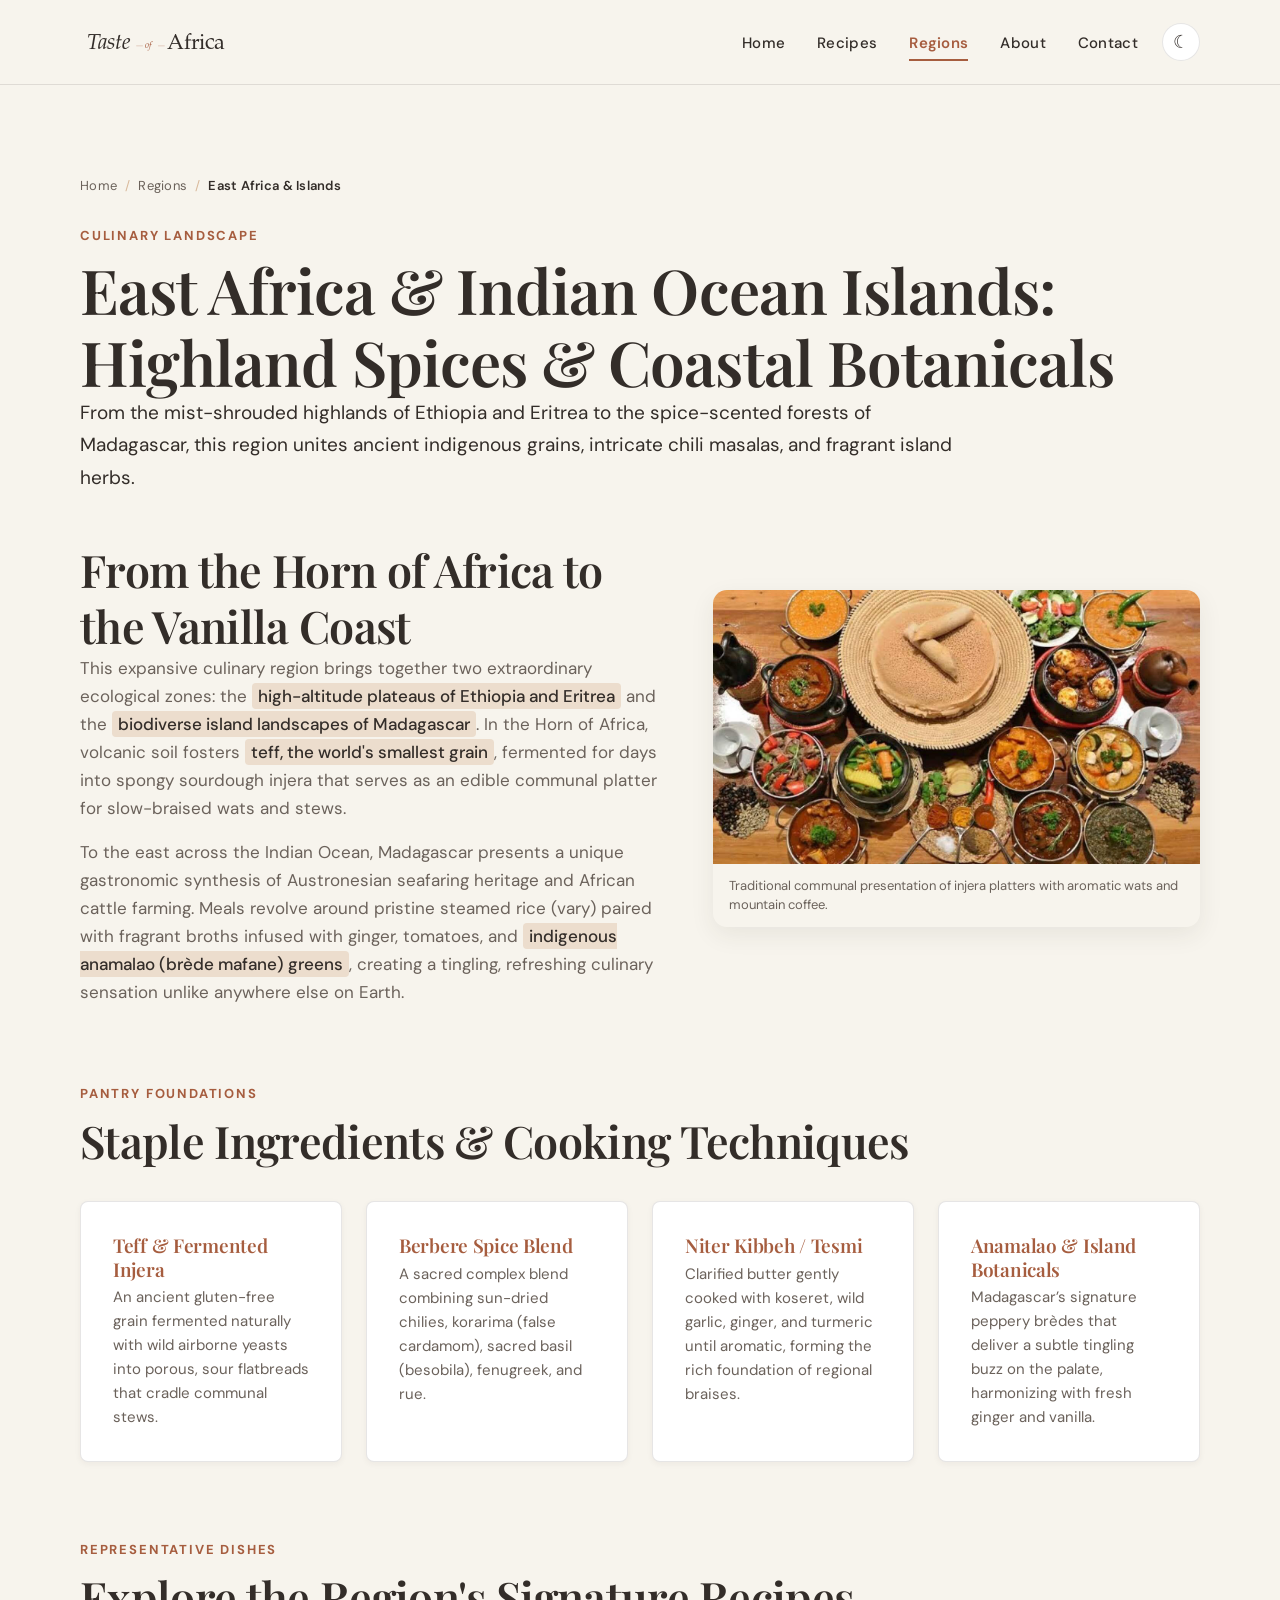
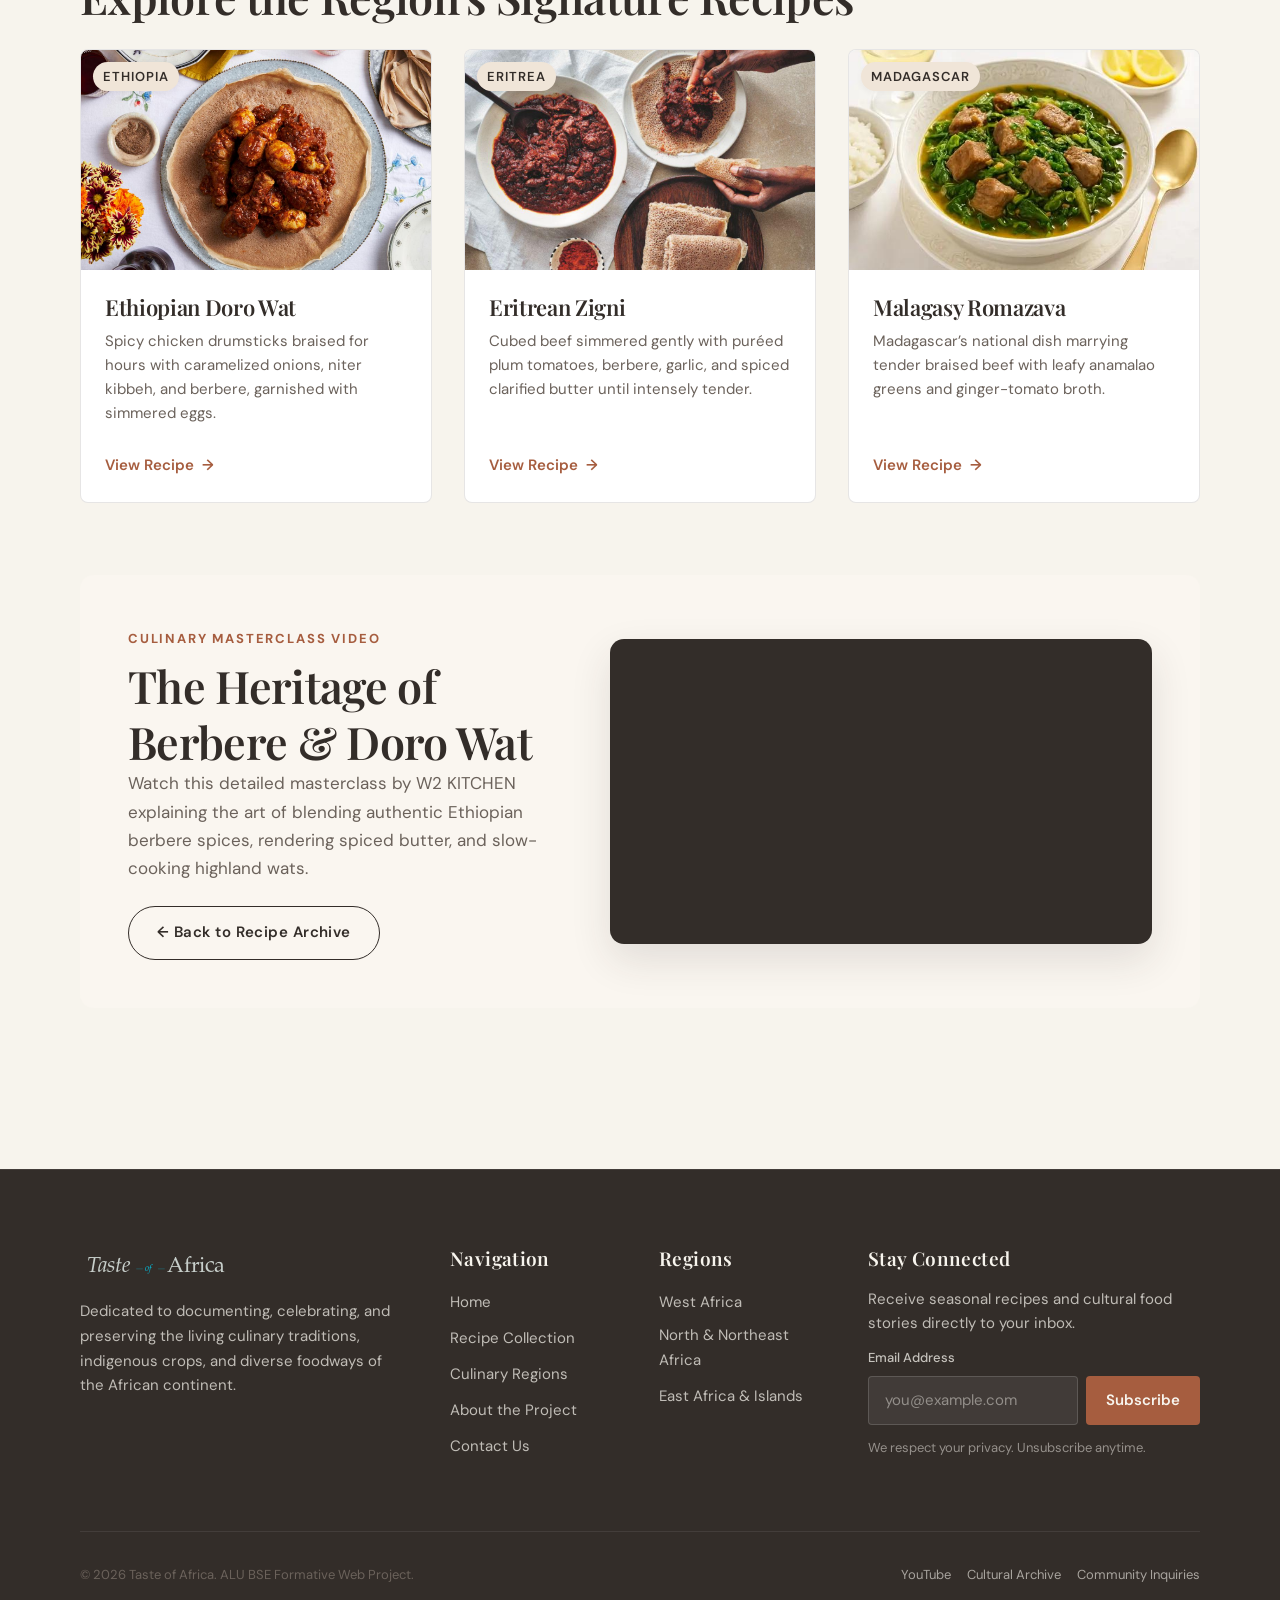
<file: pages/regions/east-africa-islands.html>
<!DOCTYPE html>
<html lang="en">
<head>
  <meta charset="UTF-8">
  <meta name="viewport" content="width=device-width, initial-scale=1.0">
  <meta name="description" content="Discover East Africa and Indian Ocean Island food cultures, from high-altitude teff injera and complex berbere spice blends to Madagascar's botanical broths.">
  <title>East Africa &amp; Indian Ocean Islands — Taste of Africa</title>

  <link rel="preconnect" href="https://fonts.googleapis.com">
  <link rel="preconnect" href="https://fonts.gstatic.com" crossorigin>
  <link href="https://fonts.googleapis.com/css2?family=DM+Sans:ital,opsz,wght@0,9..40,400..700;1,9..40,400..700&family=Playfair+Display:ital,wght@0,500..800;1,500..800&display=swap" rel="stylesheet">

  <link rel="stylesheet" href="../../css/styles.css">
  <script src="../../js/script.js" defer></script>
</head>
<body>
  <a href="#main-content" class="skip-link">Skip to main content</a>

  <header class="site-header">
    <div class="container header-inner">
      <a href="../../index.html" class="brand" aria-label="Taste of Africa Home">
        <img src="../../assets/icons/logo.svg" alt="Taste of Africa" class="brand-logo" width="180" height="42">
      </a>

      <nav id="primary-nav" class="primary-nav" aria-label="Main Navigation">
        <ul class="nav-menu">
          <li><a href="../../index.html" class="nav-link">Home</a></li>
          <li><a href="../recipes/index.html" class="nav-link">Recipes</a></li>
          <li><a href="east-africa-islands.html" class="nav-link active" aria-current="page">Regions</a></li>
          <li><a href="../about.html" class="nav-link">About</a></li>
          <li><a href="../contact.html" class="nav-link">Contact</a></li>
        </ul>
      </nav>

      <div class="header-controls">
        <button type="button" class="theme-toggle" id="theme-toggle" aria-label="Switch to dark theme" title="Toggle theme">
          <span class="theme-toggle-icon" aria-hidden="true">&#9790;</span>
        </button>

        <button type="button" class="nav-toggle" aria-expanded="false" aria-controls="primary-nav" aria-label="Toggle navigation menu">
          <span class="nav-toggle-bar"></span>
          <span class="nav-toggle-bar"></span>
          <span class="nav-toggle-bar"></span>
        </button>
      </div>
    </div>
  </header>

  <main id="main-content" class="site-main">
    <article class="section">
      <div class="container">
        
        <nav class="breadcrumbs" aria-label="Breadcrumb">
          <a href="../../index.html">Home</a>
          <span class="breadcrumbs-separator">/</span>
          <a href="../../index.html#regions">Regions</a>
          <span class="breadcrumbs-separator">/</span>
          <span aria-current="page">East Africa &amp; Islands</span>
        </nav>

        <header class="recipe-header">
          <span class="eyebrow">Culinary Landscape</span>
          <h1>East Africa &amp; Indian Ocean Islands: Highland Spices &amp; Coastal Botanicals</h1>
          <p class="lead">
            From the mist-shrouded highlands of Ethiopia and Eritrea to the spice-scented forests of Madagascar, this region unites ancient indigenous grains, intricate chili masalas, and fragrant island herbs.
          </p>
        </header>

        <div class="region-lead-grid">
          <div>
            <h2>From the Horn of Africa to the Vanilla Coast</h2>
            <p class="mb-md">
              This expansive culinary region brings together two extraordinary ecological zones: the <mark>high-altitude plateaus of Ethiopia and Eritrea</mark> and the <mark>biodiverse island landscapes of Madagascar</mark>. In the Horn of Africa, volcanic soil fosters <mark>teff, the world's smallest grain</mark>, fermented for days into spongy sourdough injera that serves as an edible communal platter for slow-braised wats and stews.
            </p>
            <p>
              To the east across the Indian Ocean, Madagascar presents a unique gastronomic synthesis of Austronesian seafaring heritage and African cattle farming. Meals revolve around pristine steamed rice (vary) paired with fragrant broths infused with ginger, tomatoes, and <mark>indigenous anamalao (brède mafane) greens</mark>, creating a tingling, refreshing culinary sensation unlike anywhere else on Earth.
            </p>
          </div>

          <figure class="recipe-hero-image mb-0">
            <img src="../../assets/images/east-africa-islands.jpg" alt="Communal feast of East African injera platters, spiced stews, and roasted coffee beans">
            <figcaption>
              Traditional communal presentation of injera platters with aromatic wats and mountain coffee.
            </figcaption>
          </figure>
        </div>

        <section class="mb-3xl">
          <span class="eyebrow">Pantry Foundations</span>
          <h2>Staple Ingredients &amp; Cooking Techniques</h2>
          
          <div class="staples-grid">
            <div class="staple-card">
              <h4>Teff &amp; Fermented Injera</h4>
              <p>An ancient gluten-free grain fermented naturally with wild airborne yeasts into porous, sour flatbreads that cradle communal stews.</p>
            </div>
            <div class="staple-card">
              <h4>Berbere Spice Blend</h4>
              <p>A sacred complex blend combining sun-dried chilies, korarima (false cardamom), sacred basil (besobila), fenugreek, and rue.</p>
            </div>
            <div class="staple-card">
              <h4>Niter Kibbeh / Tesmi</h4>
              <p>Clarified butter gently cooked with koseret, wild garlic, ginger, and turmeric until aromatic, forming the rich foundation of regional braises.</p>
            </div>
            <div class="staple-card">
              <h4>Anamalao &amp; Island Botanicals</h4>
              <p>Madagascar’s signature peppery brèdes that deliver a subtle tingling buzz on the palate, harmonizing with fresh ginger and vanilla.</p>
            </div>
          </div>
        </section>

        <!-- Featured Dishes Showcase -->
        <section class="mb-3xl">
          <span class="eyebrow">Representative Dishes</span>
          <h2>Explore the Region's Signature Recipes</h2>
          <div class="grid-3 mt-lg">
            
            <article class="card featured-dish-card">
              <figure>
                <div class="featured-dish-image-wrapper">
                  <span class="badge badge-sand dish-origin-badge">Ethiopia</span>
                  <img src="../../assets/images/doro-wat.jpg" alt="Ethiopian Doro Wat chicken stew" loading="lazy">
                </div>
                <figcaption>
                  <h3><a href="../recipes/doro-wat.html">Ethiopian Doro Wat</a></h3>
                  <p>Spicy chicken drumsticks braised for hours with caramelized onions, niter kibbeh, and berbere, garnished with simmered eggs.</p>
                  <div class="card-actions"><a href="../recipes/doro-wat.html" class="btn-link">View Recipe</a></div>
                </figcaption>
              </figure>
            </article>

            <article class="card featured-dish-card">
              <figure>
                <div class="featured-dish-image-wrapper">
                  <span class="badge badge-sand dish-origin-badge">Eritrea</span>
                  <img src="../../assets/images/zigni.jpg" alt="Eritrean Zigni beef stew" loading="lazy">
                </div>
                <figcaption>
                  <h3><a href="../recipes/zigni.html">Eritrean Zigni</a></h3>
                  <p>Cubed beef simmered gently with puréed plum tomatoes, berbere, garlic, and spiced clarified butter until intensely tender.</p>
                  <div class="card-actions"><a href="../recipes/zigni.html" class="btn-link">View Recipe</a></div>
                </figcaption>
              </figure>
            </article>

            <article class="card featured-dish-card">
              <figure>
                <div class="featured-dish-image-wrapper">
                  <span class="badge badge-sand dish-origin-badge">Madagascar</span>
                  <img src="../../assets/images/romazava.jpg" alt="Malagasy Romazava beef stew with greens" loading="lazy">
                </div>
                <figcaption>
                  <h3><a href="../recipes/romazava.html">Malagasy Romazava</a></h3>
                  <p>Madagascar’s national dish marrying tender braised beef with leafy anamalao greens and ginger-tomato broth.</p>
                  <div class="card-actions"><a href="../recipes/romazava.html" class="btn-link">View Recipe</a></div>
                </figcaption>
              </figure>
            </article>

          </div>
        </section>

        <!-- Cultural Video Section -->
        <section class="section-warm section-card">
          <div class="video-section-inner">
            <div>
              <span class="eyebrow">Culinary Masterclass Video</span>
              <h2>The Heritage of Berbere &amp; Doro Wat</h2>
              <p>
                Watch this detailed masterclass by W2 KITCHEN explaining the art of blending authentic Ethiopian berbere spices, rendering spiced butter, and slow-cooking highland wats.
              </p>
              <div class="mt-lg">
                <a href="../recipes/index.html" class="btn btn-secondary">&larr; Back to Recipe Archive</a>
              </div>
            </div>

            <div class="video-wrapper">
              <iframe 
                src="https://www.youtube.com/embed/gWF_o8lyARU" 
                title="East African Berbere and Wat Demonstration"
                allow="accelerometer; autoplay; clipboard-write; encrypted-media; gyroscope; picture-in-picture; web-share" 
                referrerpolicy="strict-origin-when-cross-origin" 
                allowfullscreen
                loading="lazy">
              </iframe>
            </div>
          </div>
        </section>

      </div>
    </article>
  </main>

  <footer class="site-footer">
    <div class="container">
      <div class="footer-grid">
        <div class="footer-brand">
          <a href="../../index.html" class="brand" aria-label="Taste of Africa Home">
            <img src="../../assets/icons/logo.svg" alt="Taste of Africa" class="brand-logo" width="160" height="38">
          </a>
          <p>Dedicated to documenting, celebrating, and preserving the living culinary traditions, indigenous crops, and diverse foodways of the African continent.</p>
        </div>

        <div class="footer-col">
          <h4 class="footer-heading">Navigation</h4>
          <ul class="footer-links">
            <li><a href="../../index.html">Home</a></li>
            <li><a href="../recipes/index.html">Recipe Collection</a></li>
            <li><a href="west-africa.html">Culinary Regions</a></li>
            <li><a href="../about.html">About the Project</a></li>
            <li><a href="../contact.html">Contact Us</a></li>
          </ul>
        </div>

        <div class="footer-col">
          <h4 class="footer-heading">Regions</h4>
          <ul class="footer-links">
            <li><a href="west-africa.html">West Africa</a></li>
            <li><a href="north-northeast-africa.html">North &amp; Northeast Africa</a></li>
            <li><a href="east-africa-islands.html">East Africa &amp; Islands</a></li>
          </ul>
        </div>

        <div class="footer-col">
          <h4 class="footer-heading">Stay Connected</h4>
          <p class="footer-description">Receive seasonal recipes and cultural food stories directly to your inbox.</p>
          <form class="newsletter-form" action="#" method="post" onsubmit="event.preventDefault(); alert('Thank you for subscribing to Taste of Africa newsletter!'); this.reset();">
            <label for="newsletter-email">Email Address</label>
            <div class="newsletter-input-group">
              <input type="email" id="newsletter-email" name="email" class="newsletter-input" placeholder="you@example.com" required>
              <button type="submit" class="newsletter-button">Subscribe</button>
            </div>
            <span class="newsletter-note">We respect your privacy. Unsubscribe anytime.</span>
          </form>
        </div>
      </div>

      <div class="footer-bottom">
        <p>&copy; 2026 Taste of Africa. ALU BSE Formative Web Project.</p>
        <div class="social-links" aria-label="Social Media and Reference Links">
          <a href="https://www.youtube.com/@BestEverFoodReviewShow" class="social-link" target="_blank" rel="noopener noreferrer">YouTube</a>
          <a href="../about.html" class="social-link">Cultural Archive</a>
          <a href="../contact.html" class="social-link">Community Inquiries</a>
        </div>
      </div>
    </div>
  </footer>
</body>
</html>
</file>
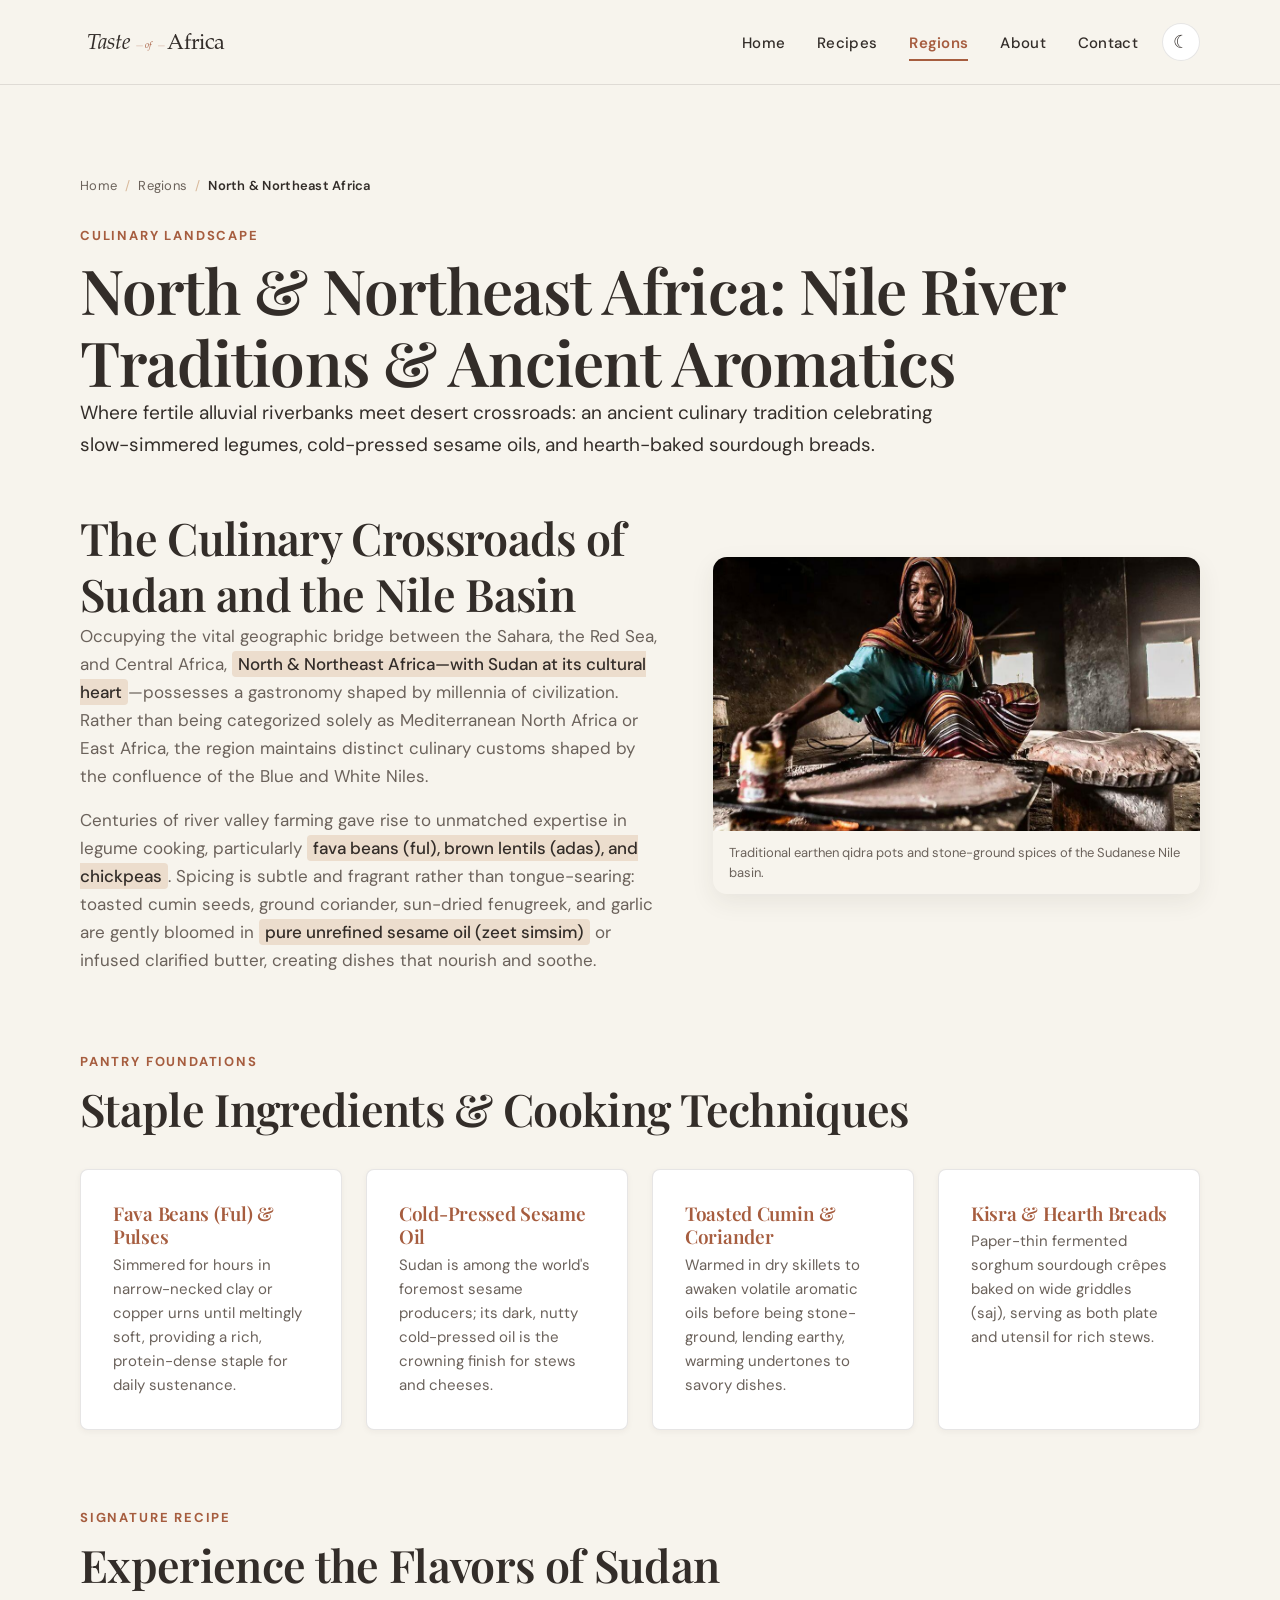
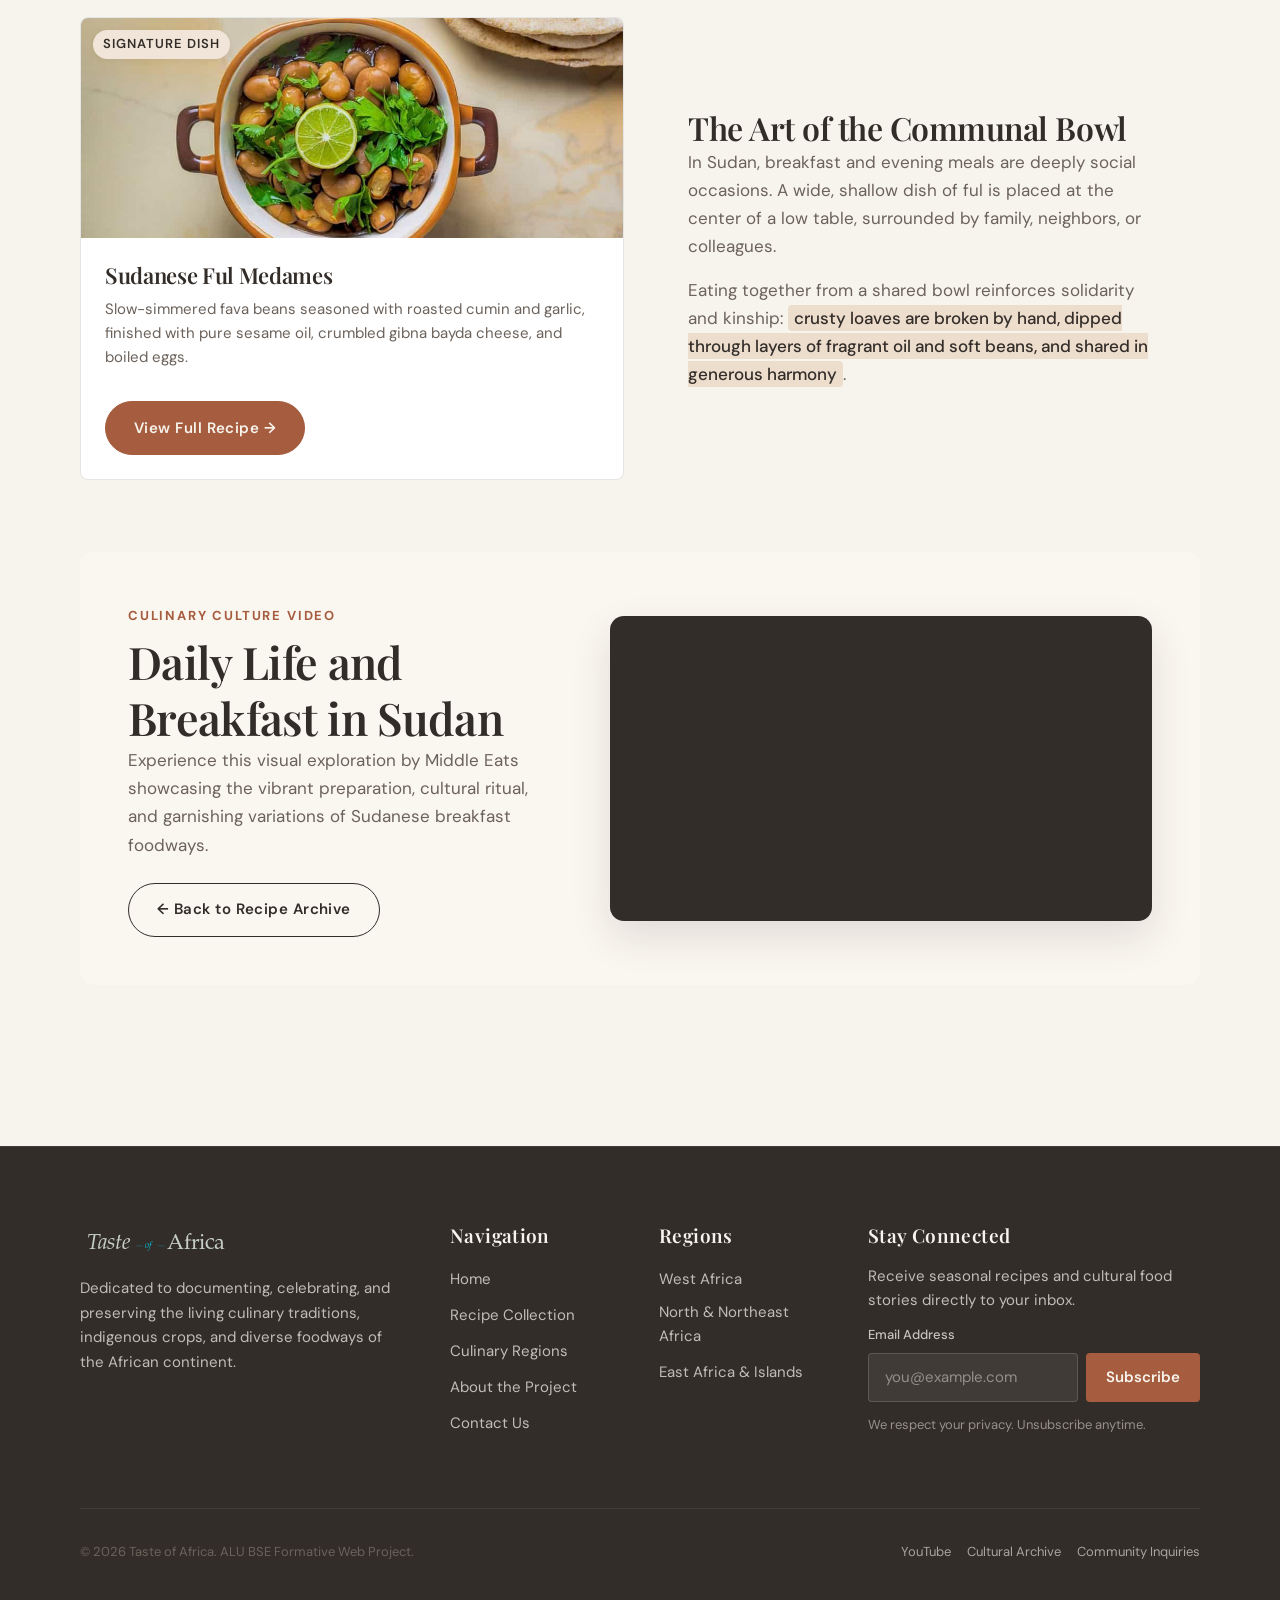
<file: pages/regions/north-northeast-africa.html>
<!DOCTYPE html>
<html lang="en">
<head>
  <meta charset="UTF-8">
  <meta name="viewport" content="width=device-width, initial-scale=1.0">
  <meta name="description" content="Discover the culinary heritage of North and Northeast Africa, rooted in ancient Nile Valley agriculture, legume slow-cooking, sesame oils, and hearth flatbreads.">
  <title>North &amp; Northeast Africa Culinary Region — Taste of Africa</title>

  <link rel="preconnect" href="https://fonts.googleapis.com">
  <link rel="preconnect" href="https://fonts.gstatic.com" crossorigin>
  <link href="https://fonts.googleapis.com/css2?family=DM+Sans:ital,opsz,wght@0,9..40,400..700;1,9..40,400..700&family=Playfair+Display:ital,wght@0,500..800;1,500..800&display=swap" rel="stylesheet">

  <link rel="stylesheet" href="../../css/styles.css">
  <script src="../../js/script.js" defer></script>
</head>
<body>
  <a href="#main-content" class="skip-link">Skip to main content</a>

  <header class="site-header">
    <div class="container header-inner">
      <a href="../../index.html" class="brand" aria-label="Taste of Africa Home">
        <img src="../../assets/icons/logo.svg" alt="Taste of Africa" class="brand-logo" width="180" height="42">
      </a>

      <nav id="primary-nav" class="primary-nav" aria-label="Main Navigation">
        <ul class="nav-menu">
          <li><a href="../../index.html" class="nav-link">Home</a></li>
          <li><a href="../recipes/index.html" class="nav-link">Recipes</a></li>
          <li><a href="north-northeast-africa.html" class="nav-link active" aria-current="page">Regions</a></li>
          <li><a href="../about.html" class="nav-link">About</a></li>
          <li><a href="../contact.html" class="nav-link">Contact</a></li>
        </ul>
      </nav>

      <div class="header-controls">
        <button type="button" class="theme-toggle" id="theme-toggle" aria-label="Switch to dark theme" title="Toggle theme">
          <span class="theme-toggle-icon" aria-hidden="true">&#9790;</span>
        </button>

        <button type="button" class="nav-toggle" aria-expanded="false" aria-controls="primary-nav" aria-label="Toggle navigation menu">
          <span class="nav-toggle-bar"></span>
          <span class="nav-toggle-bar"></span>
          <span class="nav-toggle-bar"></span>
        </button>
      </div>
    </div>
  </header>

  <main id="main-content" class="site-main">
    <article class="section">
      <div class="container">
        
        <nav class="breadcrumbs" aria-label="Breadcrumb">
          <a href="../../index.html">Home</a>
          <span class="breadcrumbs-separator">/</span>
          <a href="../../index.html#regions">Regions</a>
          <span class="breadcrumbs-separator">/</span>
          <span aria-current="page">North &amp; Northeast Africa</span>
        </nav>

        <header class="recipe-header">
          <span class="eyebrow">Culinary Landscape</span>
          <h1>North &amp; Northeast Africa: Nile River Traditions &amp; Ancient Aromatics</h1>
          <p class="lead">
            Where fertile alluvial riverbanks meet desert crossroads: an ancient culinary tradition celebrating slow-simmered legumes, cold-pressed sesame oils, and hearth-baked sourdough breads.
          </p>
        </header>

        <div class="region-lead-grid">
          <div>
            <h2>The Culinary Crossroads of Sudan and the Nile Basin</h2>
            <p class="mb-md">
              Occupying the vital geographic bridge between the Sahara, the Red Sea, and Central Africa, <mark>North &amp; Northeast Africa—with Sudan at its cultural heart</mark>—possesses a gastronomy shaped by millennia of civilization. Rather than being categorized solely as Mediterranean North Africa or East Africa, the region maintains distinct culinary customs shaped by the confluence of the Blue and White Niles.
            </p>
            <p>
              Centuries of river valley farming gave rise to unmatched expertise in legume cooking, particularly <mark>fava beans (ful), brown lentils (adas), and chickpeas</mark>. Spicing is subtle and fragrant rather than tongue-searing: toasted cumin seeds, ground coriander, sun-dried fenugreek, and garlic are gently bloomed in <mark>pure unrefined sesame oil (zeet simsim)</mark> or infused clarified butter, creating dishes that nourish and soothe.
            </p>
          </div>

          <figure class="recipe-hero-image mb-0">
            <img src="../../assets/images/north-northeast-africa.jpg" alt="Traditional clay cookware and warm roasted spices of North and Northeast Africa">
            <figcaption>
              Traditional earthen qidra pots and stone-ground spices of the Sudanese Nile basin.
            </figcaption>
          </figure>
        </div>

        <section class="mb-3xl">
          <span class="eyebrow">Pantry Foundations</span>
          <h2>Staple Ingredients &amp; Cooking Techniques</h2>
          
          <div class="staples-grid">
            <div class="staple-card">
              <h4>Fava Beans (Ful) &amp; Pulses</h4>
              <p>Simmered for hours in narrow-necked clay or copper urns until meltingly soft, providing a rich, protein-dense staple for daily sustenance.</p>
            </div>
            <div class="staple-card">
              <h4>Cold-Pressed Sesame Oil</h4>
              <p>Sudan is among the world's foremost sesame producers; its dark, nutty cold-pressed oil is the crowning finish for stews and cheeses.</p>
            </div>
            <div class="staple-card">
              <h4>Toasted Cumin &amp; Coriander</h4>
              <p>Warmed in dry skillets to awaken volatile aromatic oils before being stone-ground, lending earthy, warming undertones to savory dishes.</p>
            </div>
            <div class="staple-card">
              <h4>Kisra &amp; Hearth Breads</h4>
              <p>Paper-thin fermented sorghum sourdough crêpes baked on wide griddles (saj), serving as both plate and utensil for rich stews.</p>
            </div>
          </div>
        </section>

        <!-- Featured Dish Showcase -->
        <section class="mb-3xl">
          <span class="eyebrow">Signature Recipe</span>
          <h2>Experience the Flavors of Sudan</h2>
          <div class="grid-2 mt-lg items-center">
            <div class="card featured-dish-card">
              <figure>
                <div class="featured-dish-image-wrapper">
                  <span class="badge badge-sand dish-origin-badge">Signature Dish</span>
                  <img src="../../assets/images/ful-medames.jpg" alt="Sudanese Ful Medames gently mashed fava beans with boiled eggs and cheese" loading="lazy">
                </div>
                <figcaption>
                  <h3><a href="../recipes/ful-medames.html">Sudanese Ful Medames</a></h3>
                  <p>Slow-simmered fava beans seasoned with roasted cumin and garlic, finished with pure sesame oil, crumbled gibna bayda cheese, and boiled eggs.</p>
                  <a href="../recipes/ful-medames.html" class="btn btn-primary mt-md btn-fit">View Full Recipe &rarr;</a>
                </figcaption>
              </figure>
            </div>

            <div class="card-content">
              <h3>The Art of the Communal Bowl</h3>
              <p class="mb-md">
                In Sudan, breakfast and evening meals are deeply social occasions. A wide, shallow dish of ful is placed at the center of a low table, surrounded by family, neighbors, or colleagues.
              </p>
              <p>
                Eating together from a shared bowl reinforces solidarity and kinship: <mark>crusty loaves are broken by hand, dipped through layers of fragrant oil and soft beans, and shared in generous harmony</mark>.
              </p>
            </div>
          </div>
        </section>

        <!-- Cultural Video Section -->
        <section class="section-warm section-card">
          <div class="video-section-inner">
            <div>
              <span class="eyebrow">Culinary Culture Video</span>
              <h2>Daily Life and Breakfast in Sudan</h2>
              <p>
                Experience this visual exploration by Middle Eats showcasing the vibrant preparation, cultural ritual, and garnishing variations of Sudanese breakfast foodways.
              </p>
              <div class="mt-lg">
                <a href="../recipes/index.html" class="btn btn-secondary">&larr; Back to Recipe Archive</a>
              </div>
            </div>

            <div class="video-wrapper">
              <iframe 
                src="https://www.youtube.com/embed/b6IXgY6zcdo" 
                title="Sudan Food and Breakfast Video by Middle Eats"
                allow="accelerometer; autoplay; clipboard-write; encrypted-media; gyroscope; picture-in-picture; web-share" 
                referrerpolicy="strict-origin-when-cross-origin" 
                allowfullscreen
                loading="lazy">
              </iframe>
            </div>
          </div>
        </section>

      </div>
    </article>
  </main>

  <footer class="site-footer">
    <div class="container">
      <div class="footer-grid">
        <div class="footer-brand">
          <a href="../../index.html" class="brand" aria-label="Taste of Africa Home">
            <img src="../../assets/icons/logo.svg" alt="Taste of Africa" class="brand-logo" width="160" height="38">
          </a>
          <p>Dedicated to documenting, celebrating, and preserving the living culinary traditions, indigenous crops, and diverse foodways of the African continent.</p>
        </div>

        <div class="footer-col">
          <h4 class="footer-heading">Navigation</h4>
          <ul class="footer-links">
            <li><a href="../../index.html">Home</a></li>
            <li><a href="../recipes/index.html">Recipe Collection</a></li>
            <li><a href="west-africa.html">Culinary Regions</a></li>
            <li><a href="../about.html">About the Project</a></li>
            <li><a href="../contact.html">Contact Us</a></li>
          </ul>
        </div>

        <div class="footer-col">
          <h4 class="footer-heading">Regions</h4>
          <ul class="footer-links">
            <li><a href="west-africa.html">West Africa</a></li>
            <li><a href="north-northeast-africa.html">North &amp; Northeast Africa</a></li>
            <li><a href="east-africa-islands.html">East Africa &amp; Islands</a></li>
          </ul>
        </div>

        <div class="footer-col">
          <h4 class="footer-heading">Stay Connected</h4>
          <p class="footer-description">Receive seasonal recipes and cultural food stories directly to your inbox.</p>
          <form class="newsletter-form" action="#" method="post" onsubmit="event.preventDefault(); alert('Thank you for subscribing to Taste of Africa newsletter!'); this.reset();">
            <label for="newsletter-email">Email Address</label>
            <div class="newsletter-input-group">
              <input type="email" id="newsletter-email" name="email" class="newsletter-input" placeholder="you@example.com" required>
              <button type="submit" class="newsletter-button">Subscribe</button>
            </div>
            <span class="newsletter-note">We respect your privacy. Unsubscribe anytime.</span>
          </form>
        </div>
      </div>

      <div class="footer-bottom">
        <p>&copy; 2026 Taste of Africa. ALU BSE Formative Web Project.</p>
        <div class="social-links" aria-label="Social Media and Reference Links">
          <a href="https://www.youtube.com/@BestEverFoodReviewShow" class="social-link" target="_blank" rel="noopener noreferrer">YouTube</a>
          <a href="../about.html" class="social-link">Cultural Archive</a>
          <a href="../contact.html" class="social-link">Community Inquiries</a>
        </div>
      </div>
    </div>
  </footer>
</body>
</html>
</file>
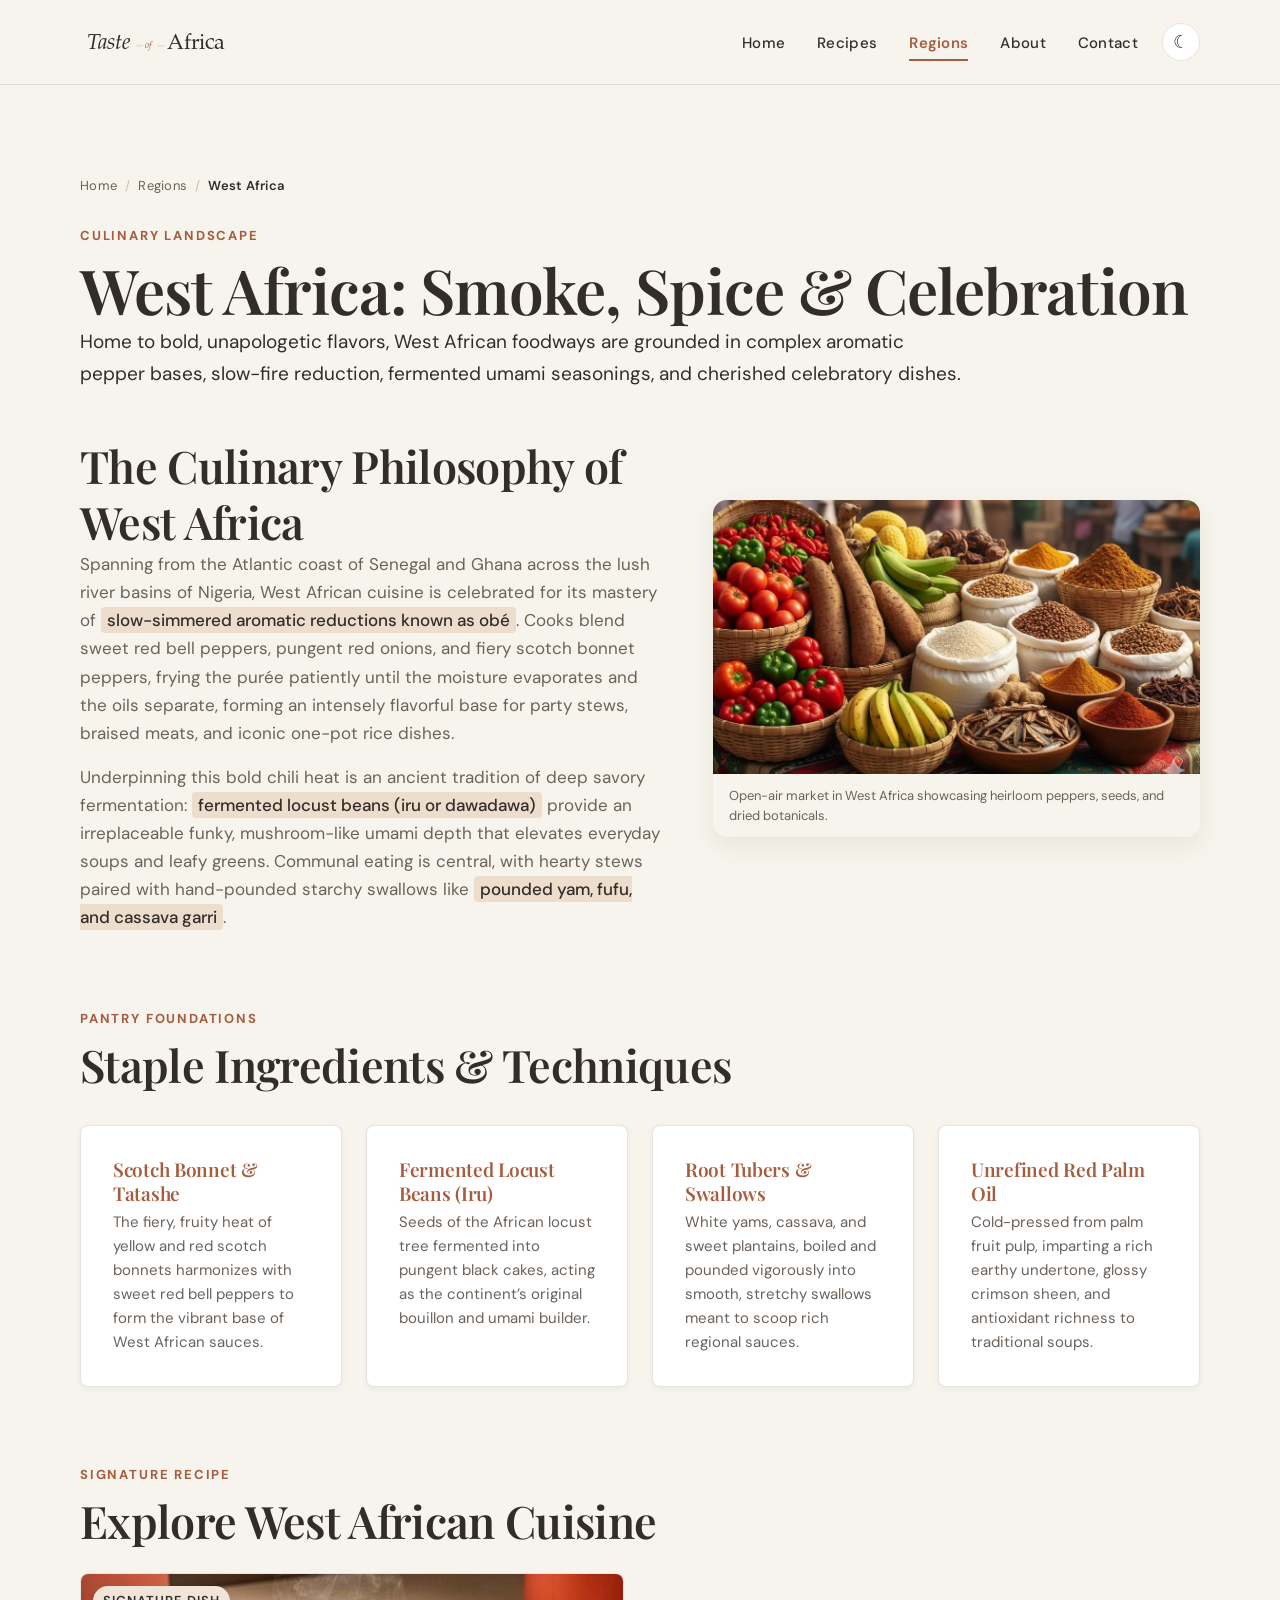
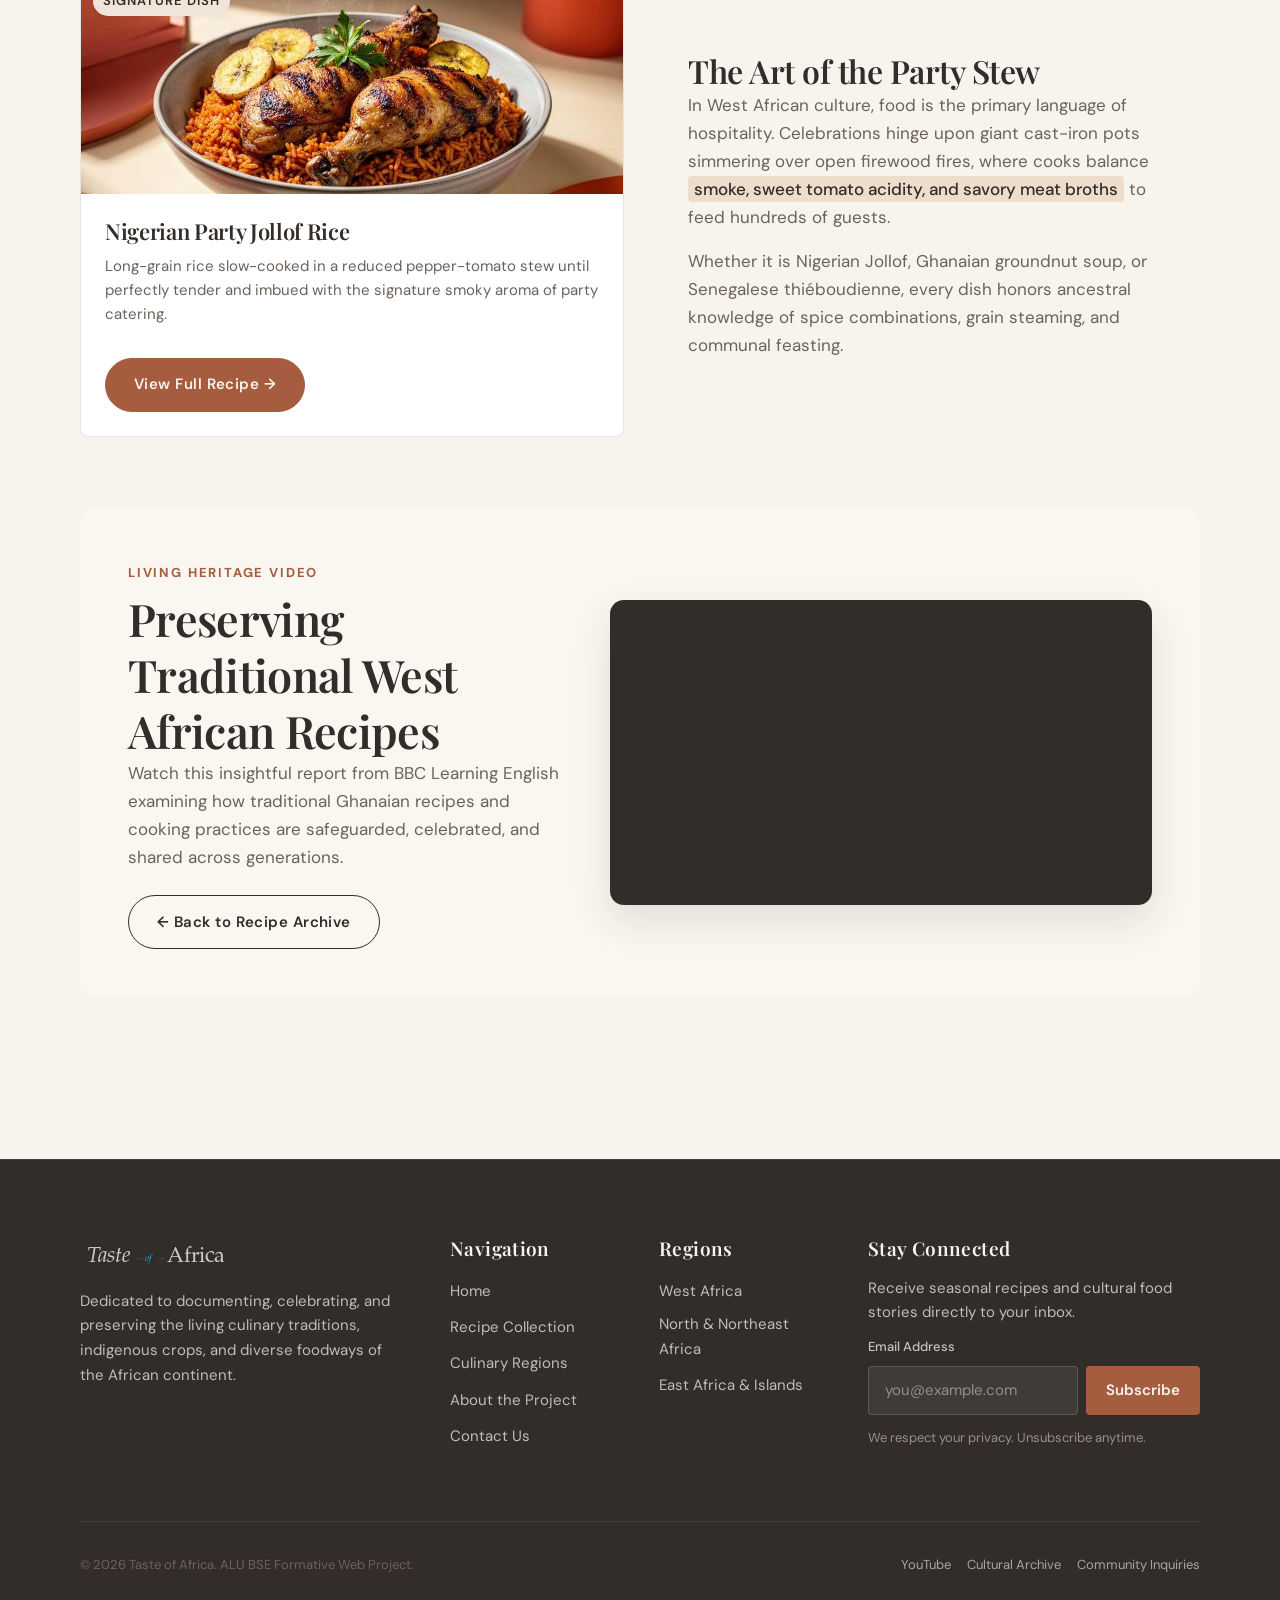
<file: pages/regions/west-africa.html>
<!DOCTYPE html>
<html lang="en">
<head>
  <meta charset="UTF-8">
  <meta name="viewport" content="width=device-width, initial-scale=1.0">
  <meta name="description" content="Explore West African culinary traditions, from fiery scotch bonnet peppers and fermented iru to rich celebratory stews and pounded yam staples.">
  <title>West Africa Culinary Region — Taste of Africa</title>

  <link rel="preconnect" href="https://fonts.googleapis.com">
  <link rel="preconnect" href="https://fonts.gstatic.com" crossorigin>
  <link href="https://fonts.googleapis.com/css2?family=DM+Sans:ital,opsz,wght@0,9..40,400..700;1,9..40,400..700&family=Playfair+Display:ital,wght@0,500..800;1,500..800&display=swap" rel="stylesheet">

  <link rel="stylesheet" href="../../css/styles.css">
  <script src="../../js/script.js" defer></script>
</head>
<body>
  <a href="#main-content" class="skip-link">Skip to main content</a>

  <header class="site-header">
    <div class="container header-inner">
      <a href="../../index.html" class="brand" aria-label="Taste of Africa Home">
        <img src="../../assets/icons/logo.svg" alt="Taste of Africa" class="brand-logo" width="180" height="42">
      </a>

      <nav id="primary-nav" class="primary-nav" aria-label="Main Navigation">
        <ul class="nav-menu">
          <li><a href="../../index.html" class="nav-link">Home</a></li>
          <li><a href="../recipes/index.html" class="nav-link">Recipes</a></li>
          <li><a href="west-africa.html" class="nav-link active" aria-current="page">Regions</a></li>
          <li><a href="../about.html" class="nav-link">About</a></li>
          <li><a href="../contact.html" class="nav-link">Contact</a></li>
        </ul>
      </nav>

      <div class="header-controls">
        <button type="button" class="theme-toggle" id="theme-toggle" aria-label="Switch to dark theme" title="Toggle theme">
          <span class="theme-toggle-icon" aria-hidden="true">&#9790;</span>
        </button>

        <button type="button" class="nav-toggle" aria-expanded="false" aria-controls="primary-nav" aria-label="Toggle navigation menu">
          <span class="nav-toggle-bar"></span>
          <span class="nav-toggle-bar"></span>
          <span class="nav-toggle-bar"></span>
        </button>
      </div>
    </div>
  </header>

  <main id="main-content" class="site-main">
    <article class="section">
      <div class="container">
        
        <nav class="breadcrumbs" aria-label="Breadcrumb">
          <a href="../../index.html">Home</a>
          <span class="breadcrumbs-separator">/</span>
          <a href="../../index.html#regions">Regions</a>
          <span class="breadcrumbs-separator">/</span>
          <span aria-current="page">West Africa</span>
        </nav>

        <header class="recipe-header">
          <span class="eyebrow">Culinary Landscape</span>
          <h1>West Africa: Smoke, Spice &amp; Celebration</h1>
          <p class="lead">
            Home to bold, unapologetic flavors, West African foodways are grounded in complex aromatic pepper bases, slow-fire reduction, fermented umami seasonings, and cherished celebratory dishes.
          </p>
        </header>

        <div class="region-lead-grid">
          <div>
            <h2>The Culinary Philosophy of West Africa</h2>
            <p class="mb-md">
              Spanning from the Atlantic coast of Senegal and Ghana across the lush river basins of Nigeria, West African cuisine is celebrated for its mastery of <mark>slow-simmered aromatic reductions known as obé</mark>. Cooks blend sweet red bell peppers, pungent red onions, and fiery scotch bonnet peppers, frying the purée patiently until the moisture evaporates and the oils separate, forming an intensely flavorful base for party stews, braised meats, and iconic one-pot rice dishes.
            </p>
            <p>
              Underpinning this bold chili heat is an ancient tradition of deep savory fermentation: <mark>fermented locust beans (iru or dawadawa)</mark> provide an irreplaceable funky, mushroom-like umami depth that elevates everyday soups and leafy greens. Communal eating is central, with hearty stews paired with hand-pounded starchy swallows like <mark>pounded yam, fufu, and cassava garri</mark>.
            </p>
          </div>

          <figure class="recipe-hero-image mb-0">
            <img src="../../assets/images/west-africa.jpg" alt="Vibrant bustling West African open-air spice market with colorful pepper pyramids and grains">
            <figcaption>
              Open-air market in West Africa showcasing heirloom peppers, seeds, and dried botanicals.
            </figcaption>
          </figure>
        </div>

        <section class="mb-3xl">
          <span class="eyebrow">Pantry Foundations</span>
          <h2>Staple Ingredients &amp; Techniques</h2>
          
          <div class="staples-grid">
            <div class="staple-card">
              <h4>Scotch Bonnet &amp; Tatashe</h4>
              <p>The fiery, fruity heat of yellow and red scotch bonnets harmonizes with sweet red bell peppers to form the vibrant base of West African sauces.</p>
            </div>
            <div class="staple-card">
              <h4>Fermented Locust Beans (Iru)</h4>
              <p>Seeds of the African locust tree fermented into pungent black cakes, acting as the continent’s original bouillon and umami builder.</p>
            </div>
            <div class="staple-card">
              <h4>Root Tubers &amp; Swallows</h4>
              <p>White yams, cassava, and sweet plantains, boiled and pounded vigorously into smooth, stretchy swallows meant to scoop rich regional sauces.</p>
            </div>
            <div class="staple-card">
              <h4>Unrefined Red Palm Oil</h4>
              <p>Cold-pressed from palm fruit pulp, imparting a rich earthy undertone, glossy crimson sheen, and antioxidant richness to traditional soups.</p>
            </div>
          </div>
        </section>

        <!-- Featured Dish Showcase -->
        <section class="mb-3xl">
          <span class="eyebrow">Signature Recipe</span>
          <h2>Explore West African Cuisine</h2>
          <div class="grid-2 mt-lg items-center">
            <div class="card featured-dish-card">
              <figure>
                <div class="featured-dish-image-wrapper">
                  <span class="badge badge-sand dish-origin-badge">Signature Dish</span>
                  <img src="../../assets/images/jollof-rice.jpg" alt="Nigerian Jollof Rice served with seasoned vegetables" loading="lazy">
                </div>
                <figcaption>
                  <h3><a href="../recipes/jollof-rice.html">Nigerian Party Jollof Rice</a></h3>
                  <p>Long-grain rice slow-cooked in a reduced pepper-tomato stew until perfectly tender and imbued with the signature smoky aroma of party catering.</p>
                  <a href="../recipes/jollof-rice.html" class="btn btn-primary mt-md btn-fit">View Full Recipe &rarr;</a>
                </figcaption>
              </figure>
            </div>

            <div class="card-content">
              <h3>The Art of the Party Stew</h3>
              <p class="mb-md">
                In West African culture, food is the primary language of hospitality. Celebrations hinge upon giant cast-iron pots simmering over open firewood fires, where cooks balance <mark>smoke, sweet tomato acidity, and savory meat broths</mark> to feed hundreds of guests.
              </p>
              <p>
                Whether it is Nigerian Jollof, Ghanaian groundnut soup, or Senegalese thiéboudienne, every dish honors ancestral knowledge of spice combinations, grain steaming, and communal feasting.
              </p>
            </div>
          </div>
        </section>

        <!-- Cultural Video Section -->
        <section class="section-warm section-card">
          <div class="video-section-inner">
            <div>
              <span class="eyebrow">Living Heritage Video</span>
              <h2>Preserving Traditional West African Recipes</h2>
              <p>
                Watch this insightful report from BBC Learning English examining how traditional Ghanaian recipes and cooking practices are safeguarded, celebrated, and shared across generations.
              </p>
              <div class="mt-lg">
                <a href="../recipes/index.html" class="btn btn-secondary">&larr; Back to Recipe Archive</a>
              </div>
            </div>

            <div class="video-wrapper">
              <iframe 
                src="https://www.youtube.com/embed/MgoZwkSXzGw" 
                title="Preserving Traditional Recipes BBC Report"
                allow="accelerometer; autoplay; clipboard-write; encrypted-media; gyroscope; picture-in-picture; web-share" 
                referrerpolicy="strict-origin-when-cross-origin" 
                allowfullscreen
                loading="lazy">
              </iframe>
            </div>
          </div>
        </section>

      </div>
    </article>
  </main>

  <footer class="site-footer">
    <div class="container">
      <div class="footer-grid">
        <div class="footer-brand">
          <a href="../../index.html" class="brand" aria-label="Taste of Africa Home">
            <img src="../../assets/icons/logo.svg" alt="Taste of Africa" class="brand-logo" width="160" height="38">
          </a>
          <p>Dedicated to documenting, celebrating, and preserving the living culinary traditions, indigenous crops, and diverse foodways of the African continent.</p>
        </div>

        <div class="footer-col">
          <h4 class="footer-heading">Navigation</h4>
          <ul class="footer-links">
            <li><a href="../../index.html">Home</a></li>
            <li><a href="../recipes/index.html">Recipe Collection</a></li>
            <li><a href="west-africa.html">Culinary Regions</a></li>
            <li><a href="../about.html">About the Project</a></li>
            <li><a href="../contact.html">Contact Us</a></li>
          </ul>
        </div>

        <div class="footer-col">
          <h4 class="footer-heading">Regions</h4>
          <ul class="footer-links">
            <li><a href="west-africa.html">West Africa</a></li>
            <li><a href="north-northeast-africa.html">North &amp; Northeast Africa</a></li>
            <li><a href="east-africa-islands.html">East Africa &amp; Islands</a></li>
          </ul>
        </div>

        <div class="footer-col">
          <h4 class="footer-heading">Stay Connected</h4>
          <p class="footer-description">Receive seasonal recipes and cultural food stories directly to your inbox.</p>
          <form class="newsletter-form" action="#" method="post" onsubmit="event.preventDefault(); alert('Thank you for subscribing to Taste of Africa newsletter!'); this.reset();">
            <label for="newsletter-email">Email Address</label>
            <div class="newsletter-input-group">
              <input type="email" id="newsletter-email" name="email" class="newsletter-input" placeholder="you@example.com" required>
              <button type="submit" class="newsletter-button">Subscribe</button>
            </div>
            <span class="newsletter-note">We respect your privacy. Unsubscribe anytime.</span>
          </form>
        </div>
      </div>

      <div class="footer-bottom">
        <p>&copy; 2026 Taste of Africa. ALU BSE Formative Web Project.</p>
        <div class="social-links" aria-label="Social Media and Reference Links">
          <a href="https://www.youtube.com/@BestEverFoodReviewShow" class="social-link" target="_blank" rel="noopener noreferrer">YouTube</a>
          <a href="../about.html" class="social-link">Cultural Archive</a>
          <a href="../contact.html" class="social-link">Community Inquiries</a>
        </div>
      </div>
    </div>
  </footer>
</body>
</html>
</file>
<file: css/styles.css>
/* Shared Stylesheet */

/*  Variables and Design Tokens */
:root {
  /* Approved Brand Color Palette */
  --color-ivory: #F7F4ED;
  --color-sand: #D9B99B;
  --color-terracotta: #A65D3F;
  --color-charcoal: #332D29;
  --color-olive: #7B8060;

  /* Tonal Derivatives & Semantic Colors */
  --color-sand-light: #F0E5D8;
  --color-sand-subtle: #FAF6F0;
  --color-terracotta-dark: #8C4C32;
  --color-terracotta-subtle: #F6EDE8;
  --color-charcoal-muted: #6B625B;
  --color-charcoal-light: #8A817A;
  --color-olive-dark: #63684B;
  --color-olive-subtle: #F1F3EB;
  --color-white: #FFFFFF;
  --color-border: rgba(51, 45, 41, 0.12);
  --color-border-subtle: rgba(51, 45, 41, 0.06);

  /* Semantic Theme Tokens (Light Mode Default) */
  --bg-primary: var(--color-ivory);
  --bg-surface: var(--color-white);
  --bg-surface-warm: var(--color-sand-subtle);
  --bg-surface-elevated: var(--color-white);
  --text-primary: var(--color-charcoal);
  --text-muted: var(--color-charcoal-muted);
  --text-inverted: var(--color-ivory);
  --accent-primary: var(--color-terracotta);
  --accent-secondary: var(--color-olive);
  --border-color: var(--color-border);
  --focus-ring: var(--color-terracotta);

  /* Typography */
  --font-heading: "Playfair Display", Georgia, "Times New Roman", serif;
  --font-body: "DM Sans", -apple-system, BlinkMacSystemFont, "Segoe UI", Roboto, sans-serif;

  /* Type Scale */
  --font-size-xs: 0.8125rem;  /* 13px */
  --font-size-sm: 0.9375rem;  /* 15px */
  --font-size-base: 1.0625rem; /* 17px */
  --font-size-md: 1.1875rem;  /* 19px */
  --font-size-lg: 1.375rem;   /* 22px */
  --font-size-xl: 1.75rem;    /* 28px */
  --font-size-2xl: 2.25rem;   /* 36px */
  --font-size-3xl: 3rem;      /* 48px */
  --font-size-4xl: 3.875rem;  /* 62px */

  --line-height-tight: 1.15;
  --line-height-heading: 1.25;
  --line-height-body: 1.65;

  /* Spacing Scale */
  --space-2xs: 0.25rem; /* 4px */
  --space-xs: 0.5rem;   /* 8px */
  --space-sm: 0.75rem;  /* 12px */
  --space-md: 1rem;     /* 16px */
  --space-lg: 1.5rem;   /* 24px */
  --space-xl: 2rem;     /* 32px */
  --space-2xl: 3rem;    /* 48px */
  --space-3xl: 4.5rem;  /* 72px */
  --space-4xl: 6.5rem;  /* 104px */

  /* Layout & Containers */
  --container-max-width: 75rem; /* 1200px */
  --container-gutter: clamp(1.25rem, 4vw, 2.5rem);

  /* Shadows & Elevation */
  --shadow-sm: 0 2px 6px rgba(51, 45, 41, 0.05);
  --shadow-md: 0 8px 24px rgba(51, 45, 41, 0.08);
  --shadow-lg: 0 16px 40px rgba(51, 45, 41, 0.12);

  /* Borders & Radius */
  --radius-sm: 4px;
  --radius-md: 8px;
  --radius-lg: 14px;
  --radius-pill: 9999px;

  /* Transitions */
  --transition-fast: 150ms ease;
  --transition-base: 250ms ease;
  --transition-slow: 400ms ease;

  /* Header Dimensions */
  --header-height: 5.25rem;
}

/* Theme Foundation */
[data-theme="dark"] {
  --bg-primary: #1F1C1A;
  --bg-surface: #292421;
  --bg-surface-warm: #26211E;
  --bg-surface-elevated: #332D29;
  --text-primary: #F7F4ED;
  --text-muted: #D1C7BD;
  --text-inverted: #332D29;
  --color-border: rgba(247, 244, 237, 0.14);
  --color-border-subtle: rgba(247, 244, 237, 0.08);
  --border-color: rgba(247, 244, 237, 0.14);
  --shadow-sm: 0 2px 6px rgba(0, 0, 0, 0.35);
  --shadow-md: 0 8px 24px rgba(0, 0, 0, 0.45);
  --shadow-lg: 0 16px 40px rgba(0, 0, 0, 0.55);
}

[data-theme="dark"] .site-header {
  background-color: rgba(31, 28, 26, 0.94);
}

[data-theme="dark"] .site-header.scrolled {
  background-color: rgba(31, 28, 26, 0.98);
}

[data-theme="dark"] .brand-logo {
  filter: invert(95%) sepia(8%) saturate(300%) hue-rotate(350deg);
}

[data-theme="dark"] .badge-sand {
  background-color: #38302A;
  color: var(--color-sand);
}

[data-theme="dark"] .badge-terracotta {
  background-color: #38241C;
  color: #E29377;
}

[data-theme="dark"] .badge-olive {
  background-color: #2E3326;
  color: #B2B896;
}

[data-theme="dark"] .btn-secondary {
  color: var(--text-primary);
  border-color: var(--color-sand);
}

[data-theme="dark"] .btn-secondary:hover {
  background-color: var(--color-sand);
  color: var(--color-charcoal);
}

[data-theme="dark"] .btn-favorite {
  background-color: var(--bg-surface);
  color: var(--text-primary);
  border-color: var(--border-color);
}

[data-theme="dark"] .btn-favorite:hover,
[data-theme="dark"] .btn-favorite.is-favorite {
  background-color: #3E2422;
  color: #F1948A;
  border-color: #C0392B;
}

[data-theme="dark"] .map-wrapper {
  background-color: var(--bg-surface);
}

/* Reset and Base Styles */
*,
*::before,
*::after {
  box-sizing: border-box;
  margin: 0;
  padding: 0;
}

html {
  font-size: 100%;
  scroll-behavior: smooth;
  -webkit-text-size-adjust: 100%;
  overflow-x: hidden;
}

body {
  font-family: var(--font-body);
  font-size: var(--font-size-base);
  line-height: var(--line-height-body);
  color: var(--text-primary);
  background-color: var(--bg-primary);
  text-rendering: optimizeLegibility;
  -webkit-font-smoothing: antialiased;
  -moz-osx-font-smoothing: grayscale;
  min-height: 100vh;
  display: flex;
  flex-direction: column;
  overflow-x: hidden;
}

img,
picture,
svg,
video {
  display: block;
  max-width: 100%;
  height: auto;
}

input,
button,
textarea,
select {
  font: inherit;
  color: inherit;
}

button {
  cursor: pointer;
  background: none;
  border: none;
}

a {
  color: inherit;
  text-decoration: none;
  transition: color var(--transition-fast);
}

ul,
ol {
  list-style: none;
}

/* Accessible focus ring for keyboard navigation */
:focus-visible {
  outline: 2px solid var(--focus-ring);
  outline-offset: 3px;
}

/* Skip link for keyboard accessibility */
.skip-link {
  position: absolute;
  top: -9999px;
  left: 1rem;
  z-index: 1000;
  padding: var(--space-sm) var(--space-md);
  background-color: var(--color-charcoal);
  color: var(--color-ivory);
  font-weight: 600;
  border-radius: var(--radius-sm);
  text-decoration: none;
  transition: top var(--transition-fast);
}

.skip-link:focus {
  top: 1rem;
}

/* Accessibility Utilities */
.sr-only,
.visually-hidden {
  position: absolute;
  width: 1px;
  height: 1px;
  padding: 0;
  margin: -1px;
  overflow: hidden;
  clip: rect(0, 0, 0, 0);
  white-space: nowrap;
  border: 0;
}

/* Typography */
h1,
h2,
h3,
h4,
h5,
h6 {
  font-family: var(--font-heading);
  font-weight: 600;
  line-height: var(--line-height-heading);
  color: var(--text-primary);
  letter-spacing: -0.015em;
}

h1 {
  font-size: clamp(2.25rem, 5vw, var(--font-size-4xl));
  line-height: var(--line-height-tight);
}

h2 {
  font-size: clamp(1.75rem, 3.5vw, var(--font-size-3xl));
}

h3 {
  font-size: clamp(1.35rem, 2.5vw, var(--font-size-2xl));
}

h4 {
  font-size: var(--font-size-xl);
}

p {
  color: var(--text-muted);
  max-width: 68ch;
}

p.lead {
  font-size: var(--font-size-md);
  line-height: 1.7;
  color: var(--text-primary);
}

/* Editorial Eyebrow Tagline */
.eyebrow {
  display: inline-block;
  font-family: var(--font-body);
  font-size: var(--font-size-xs);
  font-weight: 700;
  text-transform: uppercase;
  letter-spacing: 0.14em;
  color: var(--accent-primary);
  margin-bottom: var(--space-xs);
}

/* custom styled <mark> */
mark {
  background-color: rgba(217, 185, 155, 0.4);
  color: var(--color-charcoal);
  padding: 0.12em 0.35em;
  border-radius: var(--radius-sm);
  font-weight: 500;
  transition: background-color var(--transition-fast);
}

/*  Layout and Containers */
.container {
  width: 100%;
  max-width: var(--container-max-width);
  margin-left: auto;
  margin-right: auto;
  padding-left: var(--container-gutter);
  padding-right: var(--container-gutter);
}

.site-main {
  flex: 1 0 auto;
}

.section {
  padding-top: clamp(var(--space-2xl), 7vw, var(--space-4xl));
  padding-bottom: clamp(var(--space-2xl), 7vw, var(--space-4xl));
}

.section-warm {
  background-color: var(--bg-surface-warm);
}

.section-header {
  margin-bottom: clamp(var(--space-xl), 4vw, var(--space-3xl));
  max-width: 48rem;
}

.section-header.text-center {
  margin-left: auto;
  margin-right: auto;
  text-align: center;
}

.section-header.text-center p {
  margin-left: auto;
  margin-right: auto;
}

.section-header h2 {
  margin-top: var(--space-xs);
  margin-bottom: var(--space-sm);
}

.section-header p {
  font-size: var(--font-size-md);
  color: var(--text-muted);
}

/* Responsive Grids */
.grid-2 {
  display: grid;
  grid-template-columns: 1fr;
  gap: var(--space-xl);
}

.grid-3 {
  display: grid;
  grid-template-columns: 1fr;
  gap: var(--space-xl);
}

.grid-4 {
  display: grid;
  grid-template-columns: 1fr;
  gap: var(--space-xl);
}

/* Layout Utilities */
.mt-sm { margin-top: var(--space-sm); }
.mt-md { margin-top: var(--space-md); }
.mt-lg { margin-top: var(--space-lg); }
.mt-xl { margin-top: var(--space-xl); }
.mt-2xl { margin-top: var(--space-2xl); }
.mb-0 { margin-bottom: 0; }
.mb-sm { margin-bottom: var(--space-sm); }
.mb-md { margin-bottom: var(--space-md); }
.mb-lg { margin-bottom: var(--space-lg); }
.mb-xl { margin-bottom: var(--space-xl); }
.mb-2xl { margin-bottom: var(--space-2xl); }
.mb-3xl { margin-bottom: var(--space-3xl); }
.items-center { align-items: center; }
.card-content { padding: var(--space-xl); }
.btn-fit { width: fit-content; }
.map-tall { height: 380px; }

/* Header and Navigation */
.site-header {
  position: sticky;
  top: 0;
  z-index: 100;
  background-color: rgba(247, 244, 237, 0.94);
  backdrop-filter: blur(12px);
  -webkit-backdrop-filter: blur(12px);
  border-bottom: 1px solid var(--border-color);
  transition: background-color var(--transition-base), box-shadow var(--transition-base);
}

.site-header.scrolled {
  box-shadow: var(--shadow-sm);
  background-color: rgba(247, 244, 237, 0.98);
}

.header-inner {
  display: flex;
  align-items: center;
  justify-content: space-between;
  height: var(--header-height);
}

/* Brand Logo */
.brand {
  display: flex;
  align-items: center;
  gap: var(--space-xs);
  text-decoration: none;
}

.brand-logo {
  height: 2.25rem;
  width: auto;
  max-width: 180px;
  object-fit: contain;
}

/* Primary Desktop Navigation */
.nav-menu {
  display: flex;
  align-items: center;
  gap: clamp(var(--space-md), 2.5vw, var(--space-xl));
}

.nav-link {
  font-family: var(--font-body);
  font-size: var(--font-size-sm);
  font-weight: 500;
  color: var(--text-primary);
  padding: var(--space-xs) 0;
  position: relative;
  letter-spacing: 0.02em;
}

.nav-link::after {
  content: "";
  position: absolute;
  bottom: 0;
  left: 0;
  width: 0;
  height: 2px;
  background-color: var(--accent-primary);
  transition: width var(--transition-base);
}

.nav-link:hover {
  color: var(--accent-primary);
}

.nav-link:hover::after,
.nav-link.active::after {
  width: 100%;
}

.nav-link.active {
  color: var(--accent-primary);
  font-weight: 600;
}

.primary-nav {
  margin-left: auto;
}

/* Header Controls */
.header-controls {
  display: flex;
  align-items: center;
  gap: var(--space-xs);
  margin-left: var(--space-lg);
}

.theme-toggle {
  display: inline-flex;
  align-items: center;
  justify-content: center;
  width: 2.375rem;
  height: 2.375rem;
  border-radius: var(--radius-pill);
  border: 1px solid var(--border-color);
  background-color: var(--bg-surface);
  color: var(--text-primary);
  font-size: 1.15rem;
  transition: background-color var(--transition-fast), color var(--transition-fast),
    border-color var(--transition-fast), transform var(--transition-fast);
  cursor: pointer;
}

.theme-toggle:hover {
  border-color: var(--accent-primary);
  color: var(--accent-primary);
  transform: scale(1.05);
}

.theme-toggle:focus-visible {
  outline: 2px solid var(--focus-ring);
  outline-offset: 2px;
}

/* Mobile Hamburger Toggle Button */
.nav-toggle {
  display: none;
  flex-direction: column;
  justify-content: center;
  align-items: center;
  gap: 5px;
  width: 2.75rem;
  height: 2.75rem;
  border-radius: var(--radius-sm);
  border: 1px solid var(--border-color);
  background-color: transparent;
  color: var(--text-primary);
  padding: 0;
  transition: background-color var(--transition-fast), border-color var(--transition-fast);
}

.nav-toggle:hover {
  background-color: var(--color-sand-subtle);
  border-color: var(--color-sand);
}

.nav-toggle-bar {
  display: block;
  width: 20px;
  height: 2px;
  background-color: currentColor;
  border-radius: 2px;
  transition: transform var(--transition-base), opacity var(--transition-fast);
}

/* Toggle Animated Active State */
.nav-toggle[aria-expanded="true"] .nav-toggle-bar:nth-child(1) {
  transform: translateY(7px) rotate(45deg);
}

.nav-toggle[aria-expanded="true"] .nav-toggle-bar:nth-child(2) {
  opacity: 0;
}

.nav-toggle[aria-expanded="true"] .nav-toggle-bar:nth-child(3) {
  transform: translateY(-7px) rotate(-45deg);
}

/*  Reusable Components */
/* Buttons */
.btn {
  display: inline-flex;
  align-items: center;
  justify-content: center;
  gap: var(--space-xs);
  font-family: var(--font-body);
  font-size: var(--font-size-sm);
  font-weight: 600;
  letter-spacing: 0.03em;
  padding: 0.85rem 1.75rem;
  border-radius: var(--radius-pill);
  text-decoration: none;
  transition: background-color var(--transition-fast), color var(--transition-fast),
    border-color var(--transition-fast), transform var(--transition-fast),
    box-shadow var(--transition-fast);
  white-space: nowrap;
}

.btn:active {
  transform: translateY(1px);
}

.btn-primary {
  background-color: var(--accent-primary);
  color: var(--color-ivory);
  border: 1px solid var(--accent-primary);
}

.btn-primary:hover {
  background-color: var(--color-terracotta-dark);
  border-color: var(--color-terracotta-dark);
  color: var(--color-white);
  box-shadow: 0 4px 14px rgba(166, 93, 63, 0.28);
}

.btn-secondary {
  background-color: transparent;
  color: var(--text-primary);
  border: 1px solid var(--color-charcoal);
}

.btn-secondary:hover {
  background-color: var(--color-charcoal);
  color: var(--color-ivory);
}

.btn-outline-sand {
  background-color: transparent;
  color: var(--color-ivory);
  border: 1px solid var(--color-sand);
}

.btn-outline-sand:hover {
  background-color: var(--color-sand);
  color: var(--color-charcoal);
}

.btn-link {
  display: inline-flex;
  align-items: center;
  gap: var(--space-xs);
  font-weight: 600;
  font-size: var(--font-size-sm);
  color: var(--accent-primary);
  padding: 0;
  border: none;
  background: none;
}

.btn-link::after {
  content: "→";
  transition: transform var(--transition-fast);
}

.btn-link:hover {
  color: var(--color-terracotta-dark);
}

.btn-link:hover::after {
  transform: translateX(4px);
}

/* Badges */
.badge {
  display: inline-block;
  font-family: var(--font-body);
  font-size: var(--font-size-xs);
  font-weight: 600;
  text-transform: uppercase;
  letter-spacing: 0.08em;
  padding: 0.3em 0.75em;
  border-radius: var(--radius-pill);
}

.badge-sand {
  background-color: var(--color-sand-light);
  color: var(--color-charcoal);
}

.badge-terracotta {
  background-color: var(--color-terracotta-subtle);
  color: var(--color-terracotta-dark);
}

.badge-olive {
  background-color: var(--color-olive-subtle);
  color: var(--color-olive-dark);
}

.badge-group {
  display: flex;
  flex-wrap: wrap;
  align-items: center;
  gap: var(--space-xs);
  margin-bottom: var(--space-xs);
}

/* Card Base */
.card {
  background-color: var(--bg-surface);
  border-radius: var(--radius-md);
  border: 1px solid var(--border-color);
  overflow: hidden;
  transition: transform var(--transition-base), box-shadow var(--transition-base),
    border-color var(--transition-base);
  display: flex;
  flex-direction: column;
}

.card:hover {
  transform: translateY(-4px);
  box-shadow: var(--shadow-md);
  border-color: rgba(166, 93, 63, 0.25);
}

.card-actions {
  display: flex;
  justify-content: space-between;
  align-items: center;
  margin-top: auto;
  padding-top: var(--space-sm);
  gap: var(--space-xs);
}

/* Video Responsive Wrapper (16:9) */
.video-wrapper {
  position: relative;
  width: 100%;
  padding-bottom: 56.25%; /* 16:9 Aspect Ratio */
  height: 0;
  overflow: hidden;
  border-radius: var(--radius-lg);
  background-color: var(--color-charcoal);
  box-shadow: var(--shadow-lg);
}

.video-wrapper iframe {
  position: absolute;
  top: 0;
  left: 0;
  width: 100%;
  height: 100%;
  border: 0;
}

/* Homepage Sections */
/* Hero Section */
.hero {
  position: relative;
  min-height: 82vh;
  display: flex;
  align-items: center;
  padding: clamp(var(--space-3xl), 8vw, var(--space-4xl)) 0;
  background-color: var(--color-charcoal);
  color: var(--color-ivory);
  overflow: hidden;
}

.hero-background {
  position: absolute;
  top: 0;
  left: 0;
  width: 100%;
  height: 100%;
  z-index: 1;
}

.hero-background img {
  width: 100%;
  height: 100%;
  object-fit: cover;
  object-position: center;
  filter: brightness(0.62) contrast(1.08);
}

.hero-overlay {
  position: absolute;
  top: 0;
  left: 0;
  width: 100%;
  height: 100%;
  background: linear-gradient(
    to right,
    rgba(36, 32, 29, 0.88) 0%,
    rgba(36, 32, 29, 0.65) 55%,
    rgba(36, 32, 29, 0.35) 100%
  );
  z-index: 2;
}

.hero-content {
  position: relative;
  z-index: 3;
  max-width: 44rem;
}

.hero .eyebrow {
  color: var(--color-sand);
}

.hero h1 {
  color: var(--color-ivory);
  margin-bottom: var(--space-md);
  text-shadow: 0 2px 8px rgba(0, 0, 0, 0.3);
}

.hero p {
  color: rgba(247, 244, 237, 0.9);
  font-size: clamp(var(--font-size-base), 1.8vw, var(--font-size-md));
  line-height: 1.7;
  margin-bottom: var(--space-xl);
  max-width: 38ch;
}

.hero-actions {
  display: flex;
  flex-wrap: wrap;
  gap: var(--space-md);
  align-items: center;
}

/* Featured Dishes Section */
.featured-dish-card {
  position: relative;
  height: 100%;
}

.featured-dish-card figure {
  display: flex;
  flex-direction: column;
  height: 100%;
}

.featured-dish-image-wrapper {
  position: relative;
  width: 100%;
  height: 220px;
  overflow: hidden;
  background-color: var(--color-sand-subtle);
}

.featured-dish-image-wrapper img {
  width: 100%;
  height: 100%;
  object-fit: cover;
  transition: transform var(--transition-slow);
}

.featured-dish-card:hover .featured-dish-image-wrapper img {
  transform: scale(1.05);
}

.dish-origin-badge {
  position: absolute;
  top: var(--space-sm);
  left: var(--space-sm);
  z-index: 2;
  box-shadow: var(--shadow-sm);
}

.featured-dish-card figcaption {
  padding: var(--space-lg);
  display: flex;
  flex-direction: column;
  flex-grow: 1;
}

.featured-dish-card h3 {
  font-size: var(--font-size-lg);
  margin-bottom: var(--space-xs);
}

.featured-dish-card h3 a {
  color: var(--text-primary);
}

.featured-dish-card h3 a:hover {
  color: var(--accent-primary);
}

.featured-dish-card p {
  font-size: var(--font-size-sm);
  color: var(--text-muted);
  line-height: 1.6;
  margin-bottom: var(--space-md);
  flex-grow: 1;
}

.featured-dishes-cta {
  text-align: center;
  margin-top: clamp(var(--space-xl), 4vw, var(--space-3xl));
}

/* Culinary Regions Section */
.region-card {
  position: relative;
  background-color: var(--bg-surface);
  border-radius: var(--radius-md);
  border: 1px solid var(--border-color);
  overflow: hidden;
  transition: transform var(--transition-base), box-shadow var(--transition-base);
  display: flex;
  flex-direction: column;
}

.region-card:hover {
  transform: translateY(-4px);
  box-shadow: var(--shadow-md);
}

.region-card-image {
  position: relative;
  height: 240px;
  width: 100%;
  overflow: hidden;
}

.region-card-image img {
  width: 100%;
  height: 100%;
  object-fit: cover;
  transition: transform var(--transition-slow);
}

.region-card:hover .region-card-image img {
  transform: scale(1.05);
}

.region-card-content {
  padding: var(--space-xl);
  display: flex;
  flex-direction: column;
  flex-grow: 1;
}

.region-card-content h3 {
  font-size: var(--font-size-xl);
  margin-bottom: var(--space-xs);
}

.region-card-content p {
  font-size: var(--font-size-sm);
  color: var(--text-muted);
  line-height: 1.65;
  margin-bottom: var(--space-lg);
  flex-grow: 1;
}

.region-staples {
  margin-bottom: var(--space-md);
  padding: var(--space-sm) var(--space-md);
  background-color: var(--bg-surface-warm);
  border-radius: var(--radius-sm);
  font-size: var(--font-size-xs);
  color: var(--text-muted);
}

.region-staples strong {
  color: var(--text-primary);
}

/* Editorial / Food Culture Section */
.editorial-card {
  background-color: var(--bg-surface);
  border-radius: var(--radius-md);
  border: 1px solid var(--border-color);
  overflow: hidden;
  display: flex;
  flex-direction: column;
  transition: transform var(--transition-base), box-shadow var(--transition-base);
}

.editorial-card:hover {
  transform: translateY(-4px);
  box-shadow: var(--shadow-md);
}

.editorial-card-image {
  position: relative;
  height: 220px;
  width: 100%;
  overflow: hidden;
}

.editorial-card-image img {
  width: 100%;
  height: 100%;
  object-fit: cover;
  transition: transform var(--transition-slow);
}

.editorial-card:hover .editorial-card-image img {
  transform: scale(1.05);
}

.editorial-card-body {
  padding: var(--space-xl);
  display: flex;
  flex-direction: column;
  flex-grow: 1;
}

.editorial-card-body .eyebrow {
  margin-bottom: var(--space-xs);
}

.editorial-card-body h3 {
  font-size: var(--font-size-lg);
  line-height: 1.35;
  margin-bottom: var(--space-sm);
}

.editorial-card-body p {
  font-size: var(--font-size-sm);
  line-height: 1.65;
  color: var(--text-muted);
  margin-bottom: var(--space-lg);
  flex-grow: 1;
}

/* Video Section */
.video-section-inner {
  display: grid;
  grid-template-columns: 1fr;
  gap: var(--space-2xl);
  align-items: center;
}

.video-section-text h2 {
  margin-top: var(--space-xs);
  margin-bottom: var(--space-md);
}

.video-section-text p {
  font-size: var(--font-size-md);
  line-height: 1.7;
  color: var(--text-muted);
  margin-bottom: var(--space-lg);
}

.video-highlights {
  display: flex;
  flex-direction: column;
  gap: var(--space-sm);
  margin-top: var(--space-md);
}

.video-highlight-item {
  display: flex;
  align-items: flex-start;
  gap: var(--space-sm);
  font-size: var(--font-size-sm);
  color: var(--text-primary);
}

.video-highlight-bullet {
  display: inline-block;
  width: 8px;
  height: 8px;
  border-radius: 50%;
  background-color: var(--accent-primary);
  margin-top: 7px;
  flex-shrink: 0;
}

/* Video Fallback Placeholder (Used if video fails or is offline) */
.video-placeholder {
  display: flex;
  flex-direction: column;
  align-items: center;
  justify-content: center;
  text-align: center;
  padding: var(--space-2xl);
  background-color: var(--color-sand-light);
  color: var(--color-charcoal);
  border-radius: var(--radius-lg);
  min-height: 360px;
  border: 1px dashed var(--color-terracotta);
}

.video-placeholder h3 {
  margin-bottom: var(--space-xs);
}

.video-placeholder p {
  max-width: 40ch;
  margin-bottom: var(--space-md);
}

/* Breadcrumbs */
.breadcrumbs {
  display: flex;
  flex-wrap: wrap;
  align-items: center;
  gap: var(--space-xs);
  font-size: var(--font-size-xs);
  color: var(--text-muted);
  margin-bottom: var(--space-lg);
  letter-spacing: 0.02em;
}

.breadcrumbs a {
  color: var(--text-muted);
  transition: color var(--transition-fast);
}

.breadcrumbs a:hover {
  color: var(--accent-primary);
}

.breadcrumbs-separator {
  color: var(--color-sand);
  user-select: none;
}

.breadcrumbs [aria-current="page"] {
  color: var(--text-primary);
  font-weight: 600;
}

/* Filter Bar & Controls */
.filter-bar {
  display: flex;
  flex-wrap: wrap;
  gap: var(--space-xs);
  justify-content: center;
  margin-bottom: var(--space-2xl);
}

.filter-btn {
  display: inline-flex;
  align-items: center;
  justify-content: center;
  gap: var(--space-xs);
  padding: 0.65rem 1.35rem;
  min-height: 2.75rem;
  font-family: var(--font-body);
  font-size: var(--font-size-sm);
  font-weight: 500;
  border-radius: var(--radius-pill);
  border: 1px solid var(--border-color);
  background-color: var(--bg-surface);
  color: var(--text-primary);
  transition: all var(--transition-fast);
}

.filter-btn:hover {
  border-color: var(--accent-primary);
  color: var(--accent-primary);
}

.filter-btn.active {
  background-color: var(--accent-primary);
  color: var(--color-white);
  border-color: var(--accent-primary);
}

.btn-favorite {
  display: inline-flex;
  align-items: center;
  justify-content: center;
  gap: 0.35rem;
  font-size: var(--font-size-xs);
  font-weight: 600;
  padding: 0.45rem 0.85rem;
  min-height: 2.375rem;
  border-radius: var(--radius-pill);
  border: 1px solid var(--border-color);
  background-color: var(--bg-surface);
  color: var(--text-primary);
  transition: all var(--transition-fast);
  margin-top: auto;
  align-self: flex-start;
}

.btn-favorite:hover,
.btn-favorite.is-favorite {
  color: #C0392B;
  border-color: rgba(192, 57, 43, 0.35);
  background-color: #FDEDEC;
}

/* Recipe Detail Layout */
.recipe-header {
  margin-bottom: var(--space-2xl);
}

.recipe-hero-image {
  width: 100%;
  max-height: 480px;
  overflow: hidden;
  border-radius: var(--radius-lg);
  margin-bottom: var(--space-xl);
  box-shadow: var(--shadow-md);
}

.recipe-hero-image img {
  width: 100%;
  height: 100%;
  object-fit: cover;
  aspect-ratio: 16 / 9;
}

.recipe-hero-image figcaption {
  padding: var(--space-sm) var(--space-md);
  color: var(--text-muted);
  font-size: var(--font-size-xs);
  font-family: var(--font-body);
  letter-spacing: normal;
  text-transform: none;
  line-height: 1.5;
}

.recipe-story {
  margin-bottom: var(--space-3xl);
  max-width: 52rem;
}

.recipe-meta-grid {
  display: grid;
  grid-template-columns: repeat(auto-fit, minmax(130px, 1fr));
  gap: var(--space-md);
  padding: var(--space-md) var(--space-lg);
  background-color: var(--bg-surface-warm);
  border: 1px solid var(--border-color);
  border-radius: var(--radius-md);
  margin-top: var(--space-lg);
}

.recipe-meta-item {
  display: flex;
  flex-direction: column;
}

.recipe-meta-label {
  font-size: var(--font-size-xs);
  font-weight: 700;
  text-transform: uppercase;
  letter-spacing: 0.08em;
  color: var(--text-muted);
}

.recipe-meta-value {
  font-size: var(--font-size-md);
  font-weight: 600;
  color: var(--text-primary);
}

.recipe-content-grid {
  display: grid;
  grid-template-columns: 1fr;
  gap: var(--space-2xl);
  margin-bottom: var(--space-3xl);
}

.ingredients-panel {
  background-color: var(--bg-surface);
  padding: var(--space-xl);
  border-radius: var(--radius-md);
  border: 1px solid var(--border-color);
  height: fit-content;
}

.ingredients-panel h3 {
  font-size: var(--font-size-xl);
  margin-bottom: var(--space-sm);
  border-bottom: 2px solid var(--color-sand);
  padding-bottom: var(--space-xs);
}

.servings-control {
  display: inline-flex;
  align-items: center;
  gap: var(--space-xs);
  margin-top: var(--space-xs);
  margin-bottom: var(--space-md);
  padding: 0.35rem 0.65rem;
  background-color: var(--bg-surface-warm);
  border: 1px solid var(--border-color);
  border-radius: var(--radius-pill);
  font-size: var(--font-size-xs);
}

.servings-label {
  font-weight: 600;
  color: var(--text-muted);
  text-transform: uppercase;
  letter-spacing: 0.05em;
}

.servings-stepper {
  display: inline-flex;
  align-items: center;
  gap: 0.25rem;
  background-color: var(--bg-surface);
  border: 1px solid var(--border-color);
  border-radius: var(--radius-pill);
  padding: 0.15rem 0.35rem;
}

.btn-servings {
  display: inline-flex;
  align-items: center;
  justify-content: center;
  width: 1.75rem;
  height: 1.75rem;
  border-radius: var(--radius-pill);
  background-color: transparent;
  color: var(--text-primary);
  font-size: 1rem;
  font-weight: 700;
  line-height: 1;
  transition: background-color var(--transition-fast), color var(--transition-fast);
  cursor: pointer;
}

.btn-servings:hover {
  background-color: var(--accent-primary);
  color: var(--color-white);
}

.btn-servings:disabled {
  opacity: 0.35;
  cursor: not-allowed;
  pointer-events: none;
}

.servings-count {
  min-width: 1.5rem;
  text-align: center;
  font-weight: 700;
  font-size: var(--font-size-sm);
  color: var(--text-primary);
}

.btn-servings-reset {
  font-size: var(--font-size-xs);
  color: var(--text-muted);
  text-decoration: underline;
  padding: 0.2rem 0.4rem;
  cursor: pointer;
  background: none;
  border: none;
  transition: color var(--transition-fast);
}

.btn-servings-reset:hover {
  color: var(--accent-primary);
}

.ingredients-list {
  display: flex;
  flex-direction: column;
  gap: var(--space-sm);
  margin-top: var(--space-md);
}

.ingredients-list li {
  display: flex;
  justify-content: space-between;
  align-items: baseline;
  padding-bottom: var(--space-xs);
  border-bottom: 1px dashed var(--border-color);
  font-size: var(--font-size-sm);
}

.ingredient-amount {
  font-weight: 600;
  color: var(--accent-primary);
  white-space: nowrap;
}

.instructions-panel {
  display: flex;
  flex-direction: column;
  gap: var(--space-md);
}

.instructions-panel h3 {
  font-size: var(--font-size-xl);
  margin-bottom: var(--space-xs);
}

details.recipe-step {
  background-color: var(--bg-surface);
  border: 1px solid var(--border-color);
  border-radius: var(--radius-md);
  padding: var(--space-md) var(--space-lg);
  transition: border-color var(--transition-fast), box-shadow var(--transition-fast);
}

details.recipe-step[open] {
  border-color: var(--accent-primary);
  box-shadow: var(--shadow-sm);
}

details.recipe-step summary {
  font-family: var(--font-heading);
  font-weight: 600;
  font-size: var(--font-size-md);
  cursor: pointer;
  color: var(--text-primary);
  outline: none;
  list-style: none;
  display: flex;
  align-items: center;
  justify-content: space-between;
  user-select: none;
  min-height: 2.75rem;
  transition: color var(--transition-fast);
}

details.recipe-step summary:hover {
  color: var(--accent-primary);
}

details.recipe-step summary:focus-visible {
  outline: 2px solid var(--focus-ring);
  outline-offset: 4px;
  border-radius: var(--radius-sm);
}

details.recipe-step summary::-webkit-details-marker {
  display: none;
}

details.recipe-step summary::after {
  content: "+";
  font-family: var(--font-body);
  font-size: 1.35rem;
  font-weight: 400;
  color: var(--accent-primary);
  line-height: 1;
  transition: transform var(--transition-fast);
}

details.recipe-step[open] summary::after {
  content: "−";
}

details.recipe-step p {
  margin-top: var(--space-sm);
  font-size: var(--font-size-sm);
  line-height: 1.7;
  color: var(--text-muted);
}

.ingredients-footer {
  margin-top: var(--space-xl);
  padding-top: var(--space-md);
  border-top: 1px solid var(--border-color);
}

.subtle-text {
  font-size: var(--font-size-xs);
  color: var(--text-muted);
}

.instructions-hint {
  font-size: var(--font-size-sm);
  color: var(--text-muted);
  margin-bottom: var(--space-md);
}

.recipe-origin-box {
  margin-top: var(--space-xl);
}

.origin-heading {
  font-size: var(--font-size-lg);
}

.origin-description {
  font-size: var(--font-size-sm);
  color: var(--text-muted);
  margin-bottom: var(--space-sm);
}

.section-card {
  padding: clamp(var(--space-xl), 4vw, var(--space-2xl));
  border-radius: var(--radius-lg);
  margin-bottom: var(--space-3xl);
}

/* Map Wrapper */
.map-wrapper {
  width: 100%;
  height: 320px;
  border-radius: var(--radius-md);
  overflow: hidden;
  border: 1px solid var(--border-color);
  background-color: var(--color-sand-subtle);
  margin-top: var(--space-md);
  box-shadow: var(--shadow-sm);
}

.map-wrapper iframe {
  width: 100%;
  height: 100%;
  border: 0;
}

/* Contact Form */
.contact-container {
  max-width: 44rem;
  margin: 0 auto;
  background-color: var(--bg-surface);
  padding: clamp(var(--space-xl), 5vw, var(--space-2xl));
  border-radius: var(--radius-md);
  border: 1px solid var(--border-color);
  box-shadow: var(--shadow-md);
}

.contact-form {
  display: flex;
  flex-direction: column;
  gap: var(--space-lg);
}

.form-group {
  display: flex;
  flex-direction: column;
  gap: var(--space-2xs);
}

.form-group label {
  font-size: var(--font-size-sm);
  font-weight: 600;
  color: var(--text-primary);
}

.form-group input,
.form-group select,
.form-group textarea {
  padding: 0.8rem 1rem;
  border: 1px solid var(--border-color);
  border-radius: var(--radius-sm);
  background-color: var(--bg-primary);
  color: var(--text-primary);
  font-size: var(--font-size-base);
  transition: border-color var(--transition-fast), box-shadow var(--transition-fast);
  width: 100%;
}

.form-group input:focus,
.form-group select:focus,
.form-group textarea:focus {
  outline: none;
  border-color: var(--accent-primary);
  box-shadow: 0 0 0 3px rgba(166, 93, 63, 0.15);
}

.form-help {
  font-size: var(--font-size-xs);
  color: var(--text-muted);
}

.required-mark {
  color: var(--accent-primary);
  font-weight: 700;
}

.contact-form .btn {
  width: 100%;
}

.form-feedback {
  padding: var(--space-lg);
  border-radius: var(--radius-sm);
  background-color: var(--color-olive-subtle);
  color: var(--color-olive-dark);
  border: 1px solid var(--color-olive);
  display: none;
}

.form-feedback.is-visible {
  display: block;
}

.form-feedback.is-error {
  background-color: #FDEDEC;
  color: #922B21;
  border-color: #E6B0AA;
}

.form-feedback.is-error ul {
  margin-top: var(--space-xs);
  margin-left: var(--space-lg);
  list-style: disc;
}

.form-feedback.is-error li {
  margin-bottom: var(--space-2xs);
  font-size: var(--font-size-sm);
}

.form-feedback.is-success {
  background-color: var(--color-olive-subtle);
  color: var(--color-olive-dark);
  border-color: var(--color-olive);
}

.form-feedback.is-success h3 {
  font-size: var(--font-size-lg);
  margin-bottom: var(--space-xs);
  color: var(--color-olive-dark);
}

[data-theme="dark"] .form-feedback.is-error {
  background-color: #381E1E;
  color: #F5B7B1;
  border-color: #78281F;
}

[data-theme="dark"] .form-feedback.is-success {
  background-color: #262D22;
  color: #C2C8A8;
  border-color: #555E42;
}

[data-theme="dark"] .form-feedback.is-success h3 {
  color: #DDE2C6;
}

.form-group input.is-invalid,
.form-group select.is-invalid,
.form-group textarea.is-invalid {
  border-color: #C0392B;
  box-shadow: 0 0 0 3px rgba(192, 57, 43, 0.15);
}

/* Region Page Components */
.region-lead-grid {
  display: grid;
  grid-template-columns: 1fr;
  gap: var(--space-2xl);
  align-items: center;
  margin-bottom: var(--space-3xl);
}

.staples-grid {
  display: grid;
  grid-template-columns: repeat(auto-fit, minmax(220px, 1fr));
  gap: var(--space-lg);
  margin-top: var(--space-xl);
}

.staple-card {
  background-color: var(--bg-surface);
  padding: var(--space-xl);
  border-radius: var(--radius-md);
  border: 1px solid var(--border-color);
  box-shadow: var(--shadow-sm);
}

.staple-card h4 {
  font-size: var(--font-size-md);
  color: var(--accent-primary);
  margin-bottom: var(--space-2xs);
}

.staple-card p {
  font-size: var(--font-size-sm);
  color: var(--text-muted);
  line-height: 1.6;
}

/* Footer */
.site-footer {
  background-color: var(--color-charcoal);
  color: var(--color-ivory);
  padding-top: clamp(var(--space-3xl), 6vw, var(--space-4xl));
  padding-bottom: var(--space-2xl);
  margin-top: auto;
  border-top: 1px solid rgba(255, 255, 255, 0.08);
}

.footer-grid {
  display: grid;
  grid-template-columns: 1fr;
  gap: var(--space-2xl);
  margin-bottom: var(--space-3xl);
}

.footer-brand .brand-logo {
  filter: invert(95%) sepia(8%) saturate(300%) hue-rotate(350deg);
  margin-bottom: var(--space-md);
}

.footer-brand p {
  color: rgba(247, 244, 237, 0.72);
  font-size: var(--font-size-sm);
  line-height: 1.65;
  max-width: 32ch;
}

.footer-heading {
  font-family: var(--font-heading);
  font-size: var(--font-size-md);
  color: var(--color-ivory);
  margin-bottom: var(--space-md);
  letter-spacing: 0.02em;
}

.footer-links {
  display: flex;
  flex-direction: column;
  gap: var(--space-xs);
}

.footer-links a {
  color: rgba(247, 244, 237, 0.72);
  font-size: var(--font-size-sm);
  transition: color var(--transition-fast), transform var(--transition-fast);
  display: inline-block;
}

.footer-links a:hover {
  color: var(--color-sand);
  transform: translateX(2px);
}

.footer-description {
  color: rgba(247, 244, 237, 0.72);
  font-size: var(--font-size-sm);
  line-height: 1.6;
  margin-bottom: var(--space-sm);
}

/* Newsletter Signup */
.newsletter-form {
  display: flex;
  flex-direction: column;
  gap: var(--space-xs);
}

.newsletter-form label {
  font-size: var(--font-size-xs);
  color: rgba(247, 244, 237, 0.75);
  font-weight: 500;
}

.newsletter-input-group {
  display: flex;
  gap: var(--space-xs);
}

.newsletter-input {
  flex: 1;
  padding: 0.7rem 1rem;
  background-color: rgba(255, 255, 255, 0.07);
  border: 1px solid rgba(255, 255, 255, 0.15);
  border-radius: var(--radius-sm);
  color: var(--color-ivory);
  font-size: var(--font-size-sm);
  transition: border-color var(--transition-fast), background-color var(--transition-fast);
}

.newsletter-input::placeholder {
  color: rgba(247, 244, 237, 0.45);
}

.newsletter-input:focus {
  outline: none;
  border-color: var(--color-sand);
  background-color: rgba(255, 255, 255, 0.12);
}

.newsletter-button {
  padding: 0.7rem 1.25rem;
  background-color: var(--accent-primary);
  color: var(--color-ivory);
  border-radius: var(--radius-sm);
  font-weight: 600;
  font-size: var(--font-size-sm);
  transition: background-color var(--transition-fast);
  white-space: nowrap;
}

.newsletter-button:hover {
  background-color: var(--color-terracotta-dark);
}

.newsletter-note {
  font-size: var(--font-size-xs);
  color: rgba(247, 244, 237, 0.5);
  margin-top: 4px;
}

/* Footer Bottom Bar */
.footer-bottom {
  padding-top: var(--space-xl);
  border-top: 1px solid rgba(255, 255, 255, 0.08);
  display: flex;
  flex-direction: column;
  gap: var(--space-md);
  align-items: center;
  justify-content: space-between;
  font-size: var(--font-size-xs);
  color: rgba(247, 244, 237, 0.6);
}

.social-links {
  display: flex;
  gap: var(--space-md);
  align-items: center;
}

.social-link {
  color: rgba(247, 244, 237, 0.6);
  font-size: var(--font-size-xs);
  transition: color var(--transition-fast);
}

.social-link:hover {
  color: var(--color-sand);
}

/* Responsive Styles */
@media (max-width: 768px) {
  :root {
    --header-height: 4.25rem;
  }

  /* Disable header blur on mobile to avoid creating a containing block trap for fixed drawer */
  .site-header {
    backdrop-filter: none;
    -webkit-backdrop-filter: none;
    background-color: var(--bg-primary);
  }

  .header-inner {
    position: static;
  }

  .brand-logo {
    max-width: 140px;
    height: 1.85rem;
  }

  /* Hamburger toggle appears on tablet/mobile */
  .header-controls {
    margin-left: auto;
    display: flex;
    align-items: center;
    gap: var(--space-xs);
  }

  .nav-toggle {
    display: flex;
  }

  /* Navigation drawer with comfortable, explicit height */
  .primary-nav {
    position: fixed;
    top: var(--header-height);
    left: 0;
    right: 0;
    width: 100%;
    min-height: 340px;
    height: auto;
    max-height: calc(100vh - var(--header-height));
    max-height: calc(100dvh - var(--header-height));
    background-color: var(--bg-primary);
    padding: var(--space-lg) var(--container-gutter) var(--space-xl);
    transform: translateY(-100%);
    opacity: 0;
    visibility: hidden;
    transition: transform var(--transition-base), opacity var(--transition-base),
      visibility var(--transition-base);
    box-shadow: 0 16px 32px rgba(51, 45, 41, 0.12);
    border-bottom: 2px solid var(--color-sand);
    overflow-y: auto;
    z-index: 99;
  }

  .primary-nav.is-open {
    transform: translateY(0);
    opacity: 1;
    visibility: visible;
  }

  .nav-menu {
    display: flex;
    flex-direction: column;
    align-items: stretch;
    gap: 0;
    width: 100%;
  }

  .nav-menu li {
    width: 100%;
  }

  .nav-link {
    font-size: 1.15rem;
    font-weight: 500;
    padding: 0.85rem 0;
    width: 100%;
    display: block;
    border-bottom: 1px solid var(--color-border-subtle);
  }

  .nav-menu li:last-child .nav-link {
    border-bottom: none;
  }

  /* Prevent page scrolling when mobile menu is active */
  body.nav-open {
    overflow: hidden;
  }

  .hero h1 {
    font-size: clamp(1.85rem, 7.5vw, 2.5rem);
  }

  .hero p {
    max-width: 100%;
  }

  .hero-actions {
    flex-direction: column;
    align-items: stretch;
    width: 100%;
  }

  .hero-actions .btn {
    width: 100%;
    text-align: center;
  }

  .newsletter-input-group {
    flex-direction: column;
  }

  .newsletter-button {
    width: 100%;
  }

  .recipe-hero-image {
    max-height: 320px;
  }

  .recipe-meta-grid {
    grid-template-columns: repeat(2, 1fr);
    gap: var(--space-sm);
    padding: var(--space-sm) var(--space-md);
  }

  .ingredients-panel {
    padding: var(--space-lg);
  }

  .map-wrapper {
    height: 260px;
  }

  .form-group input,
  .form-group select,
  .form-group textarea {
    font-size: 1rem;
  }

  .contact-container {
    padding: var(--space-lg) var(--space-md);
  }
}

@media (min-width: 640px) {
  .grid-2 {
    grid-template-columns: repeat(2, 1fr);
  }

  .grid-4 {
    grid-template-columns: repeat(2, 1fr);
  }

  .recipe-meta-grid {
    grid-template-columns: repeat(4, 1fr);
  }

  .footer-grid {
    grid-template-columns: repeat(2, 1fr);
  }

  .footer-bottom {
    flex-direction: row;
  }
}

@media (min-width: 960px) {
  .grid-3 {
    grid-template-columns: repeat(3, 1fr);
  }

  .grid-4 {
    grid-template-columns: repeat(4, 1fr);
  }

  .video-section-inner {
    grid-template-columns: 1fr 1.25fr;
  }

  .recipe-content-grid {
    grid-template-columns: 1fr 1.6fr;
    align-items: start;
  }

  .ingredients-panel {
    position: sticky;
    top: calc(var(--header-height) + 1.5rem);
  }

  .region-lead-grid {
    grid-template-columns: 1.2fr 1fr;
  }

  .footer-grid {
    grid-template-columns: 2fr 1fr 1fr 1.5fr;
  }
}

@media (prefers-reduced-motion: reduce) {
  *,
  *::before,
  *::after {
    animation-duration: 0.01ms !important;
    animation-iteration-count: 1 !important;
    transition-duration: 0.01ms !important;
    scroll-behavior: auto !important;
  }
}
</file>
